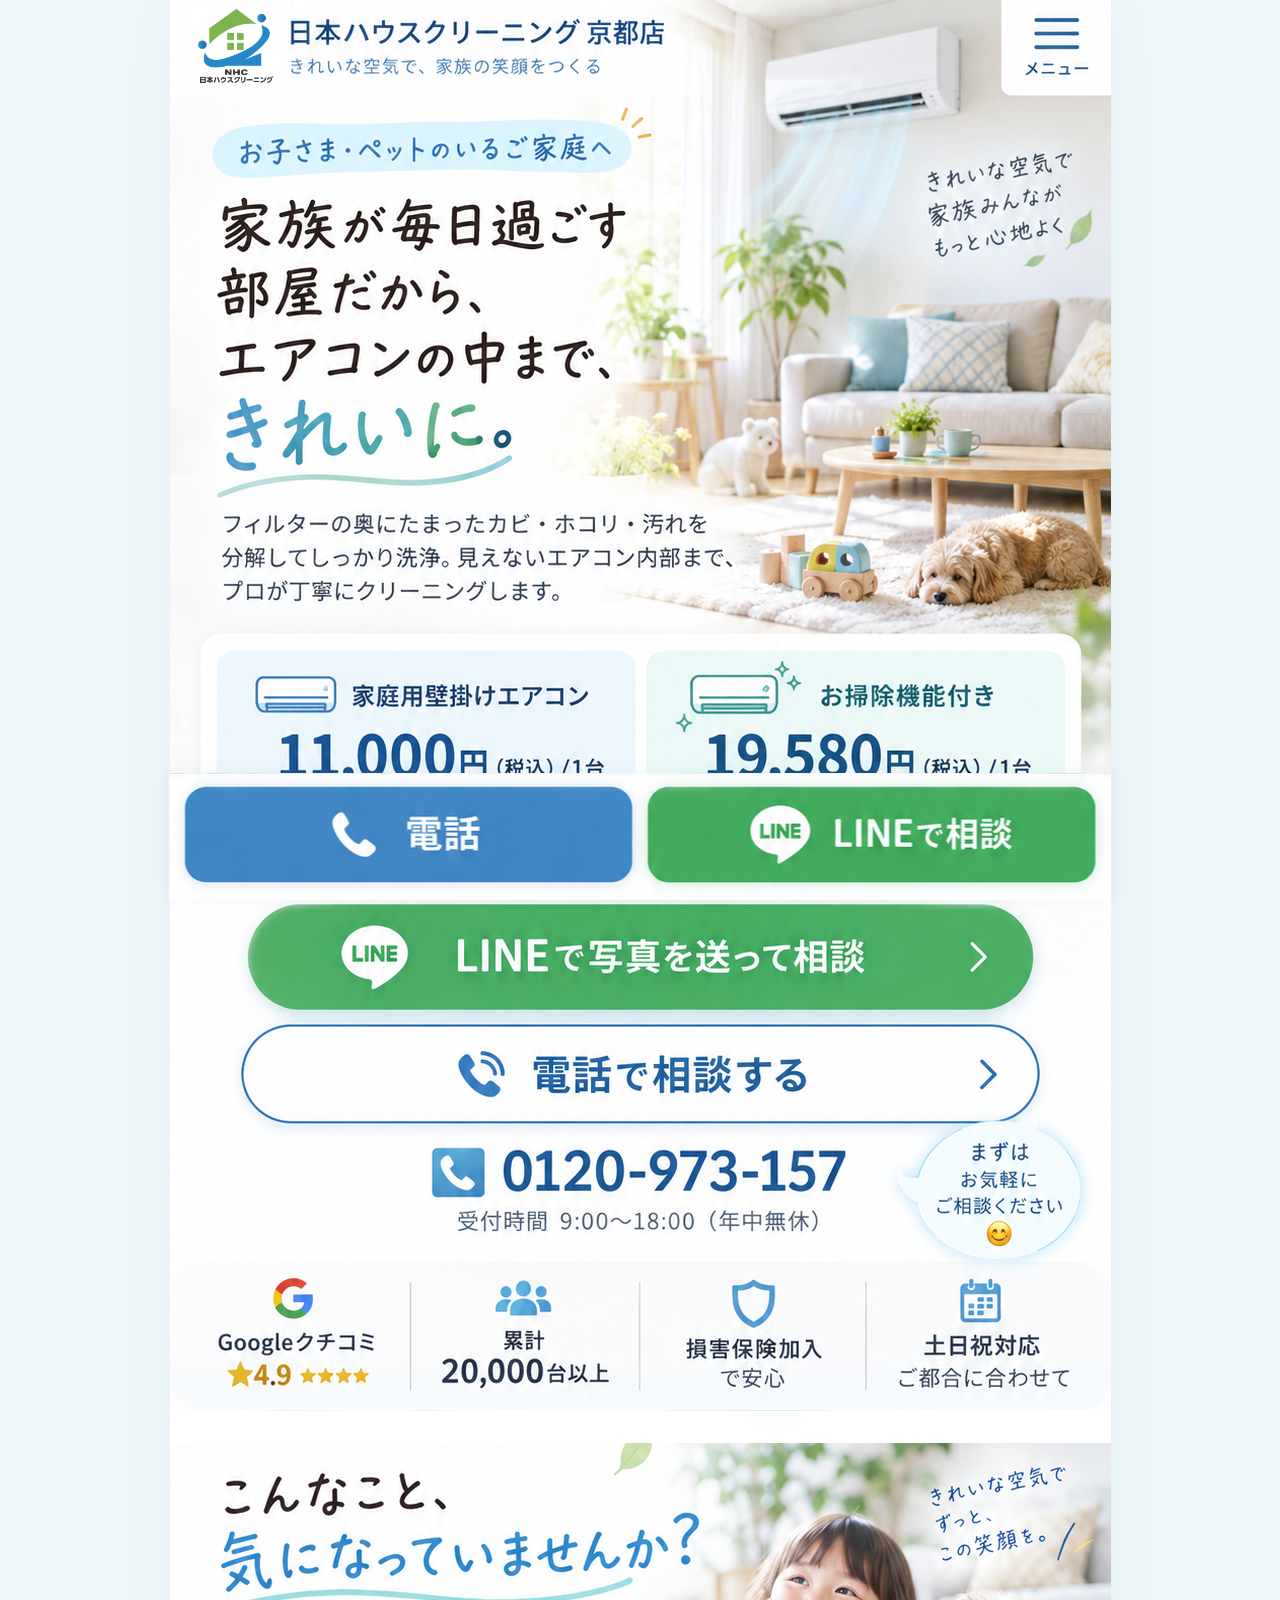
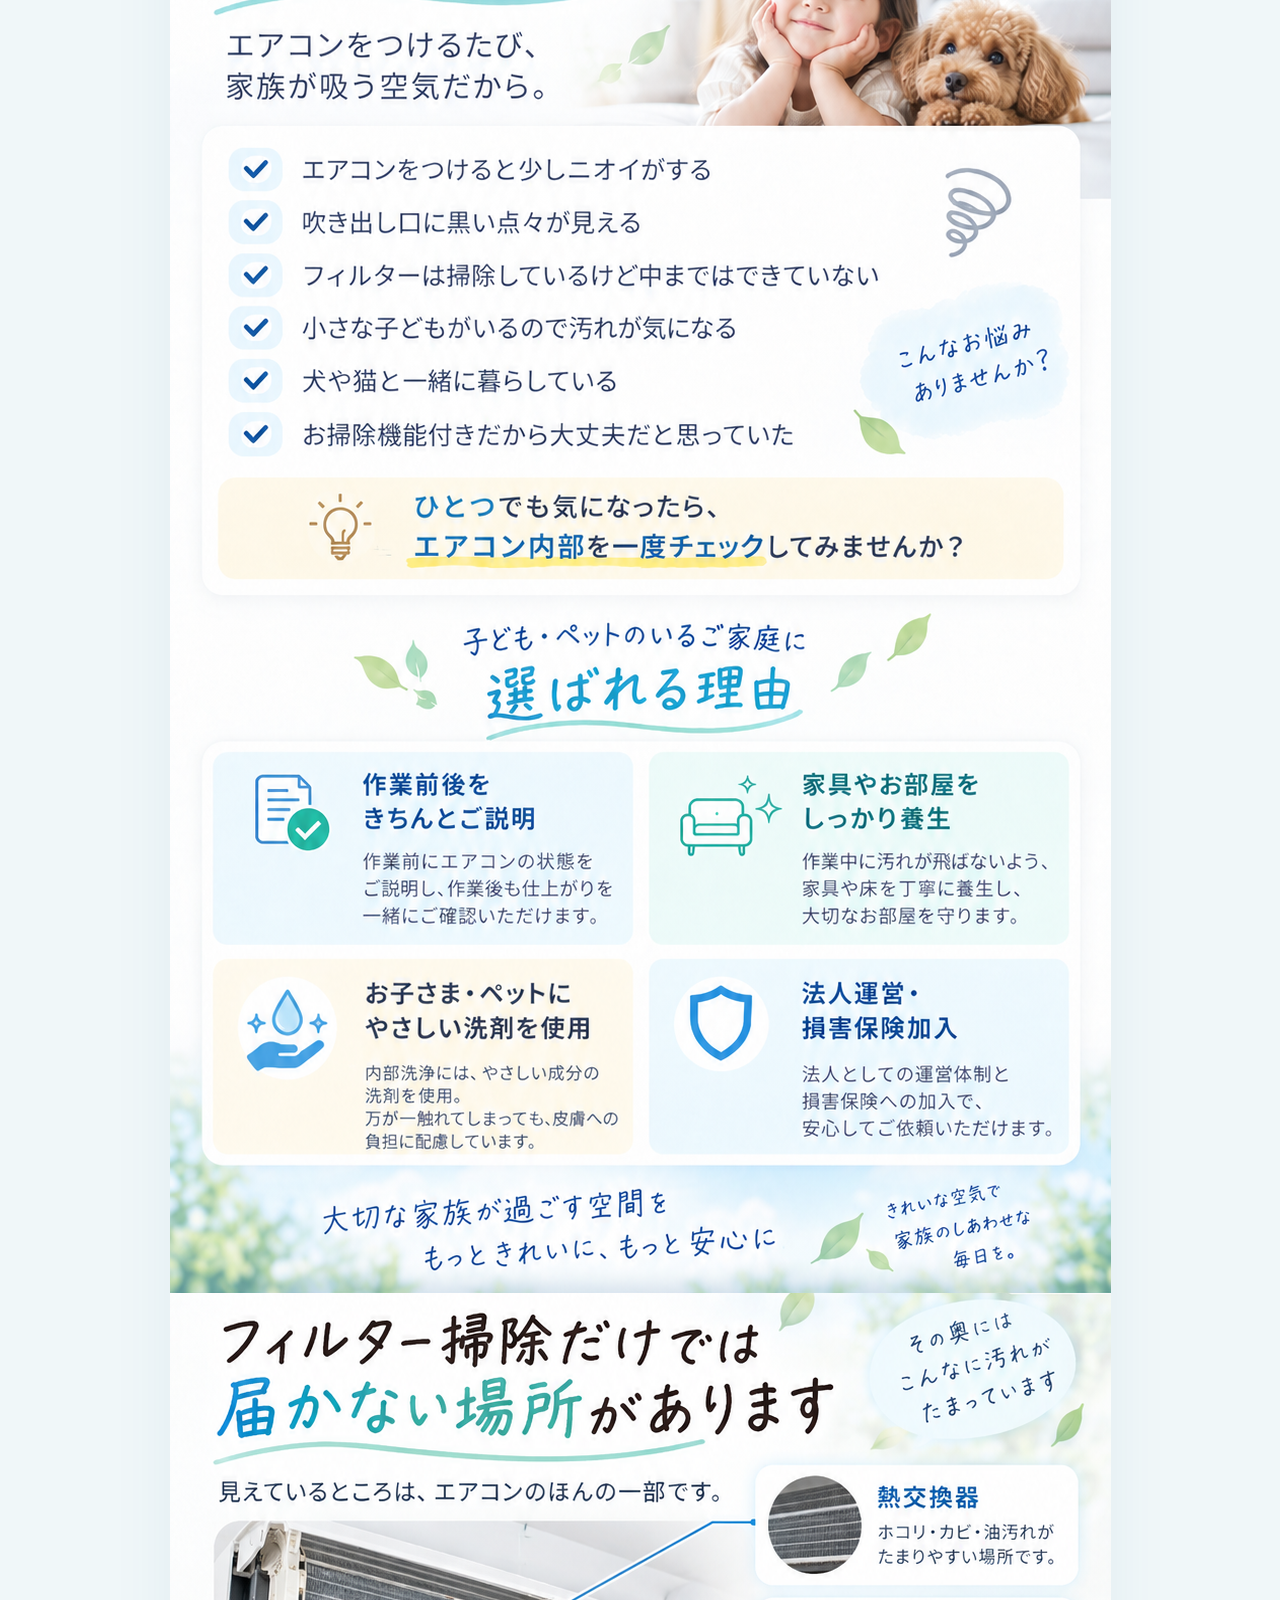
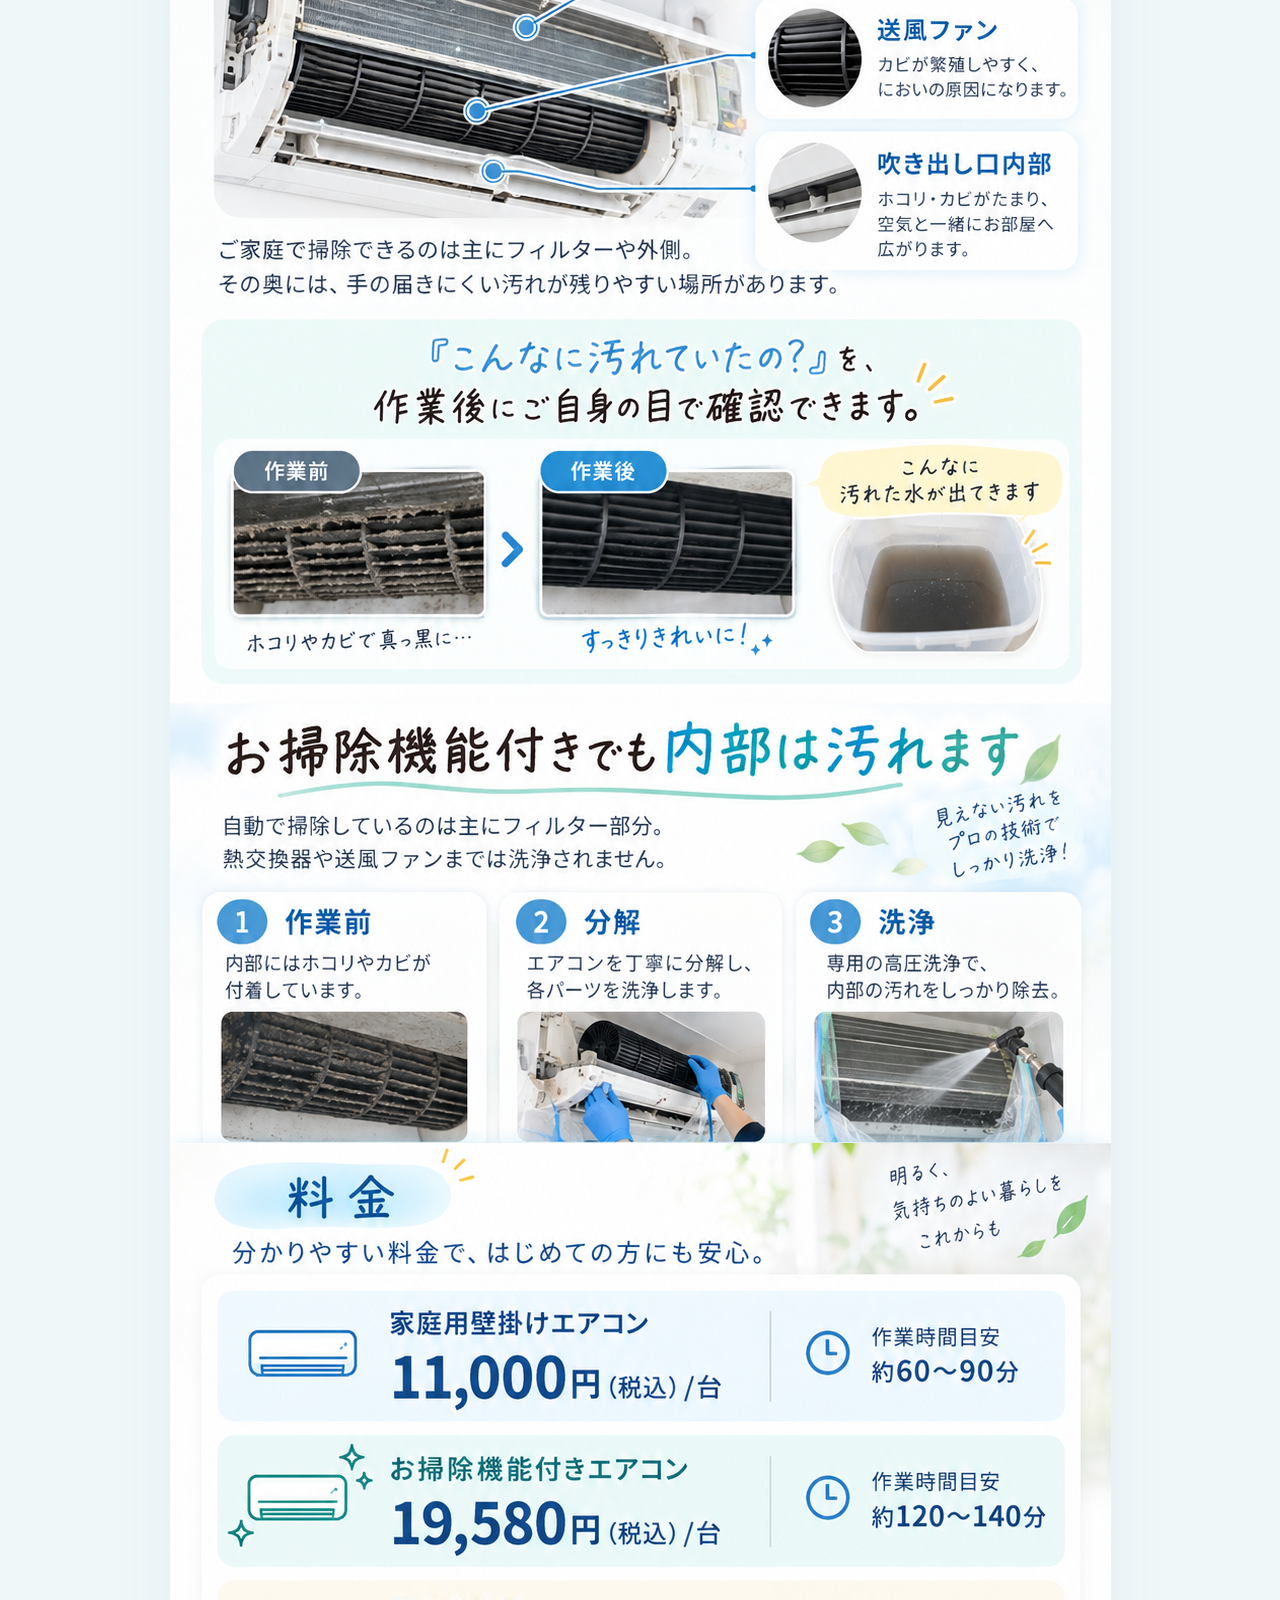
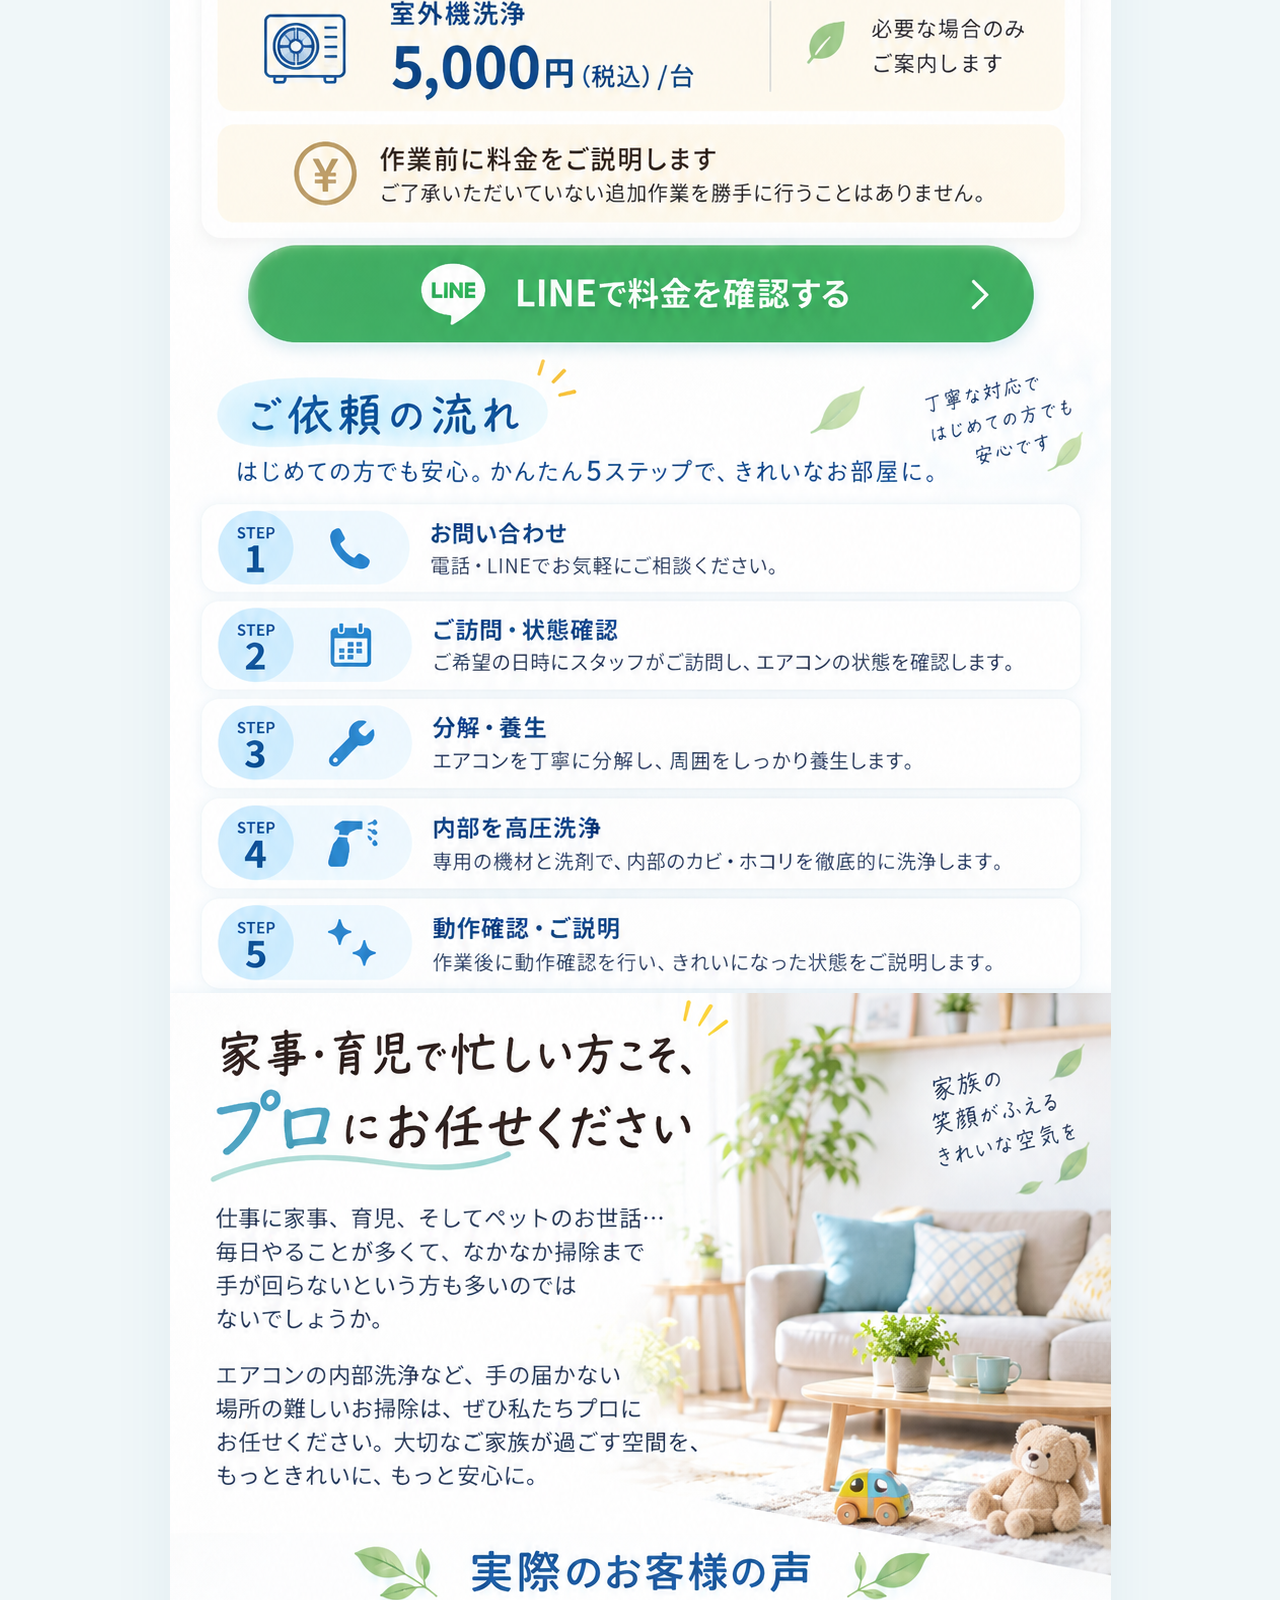
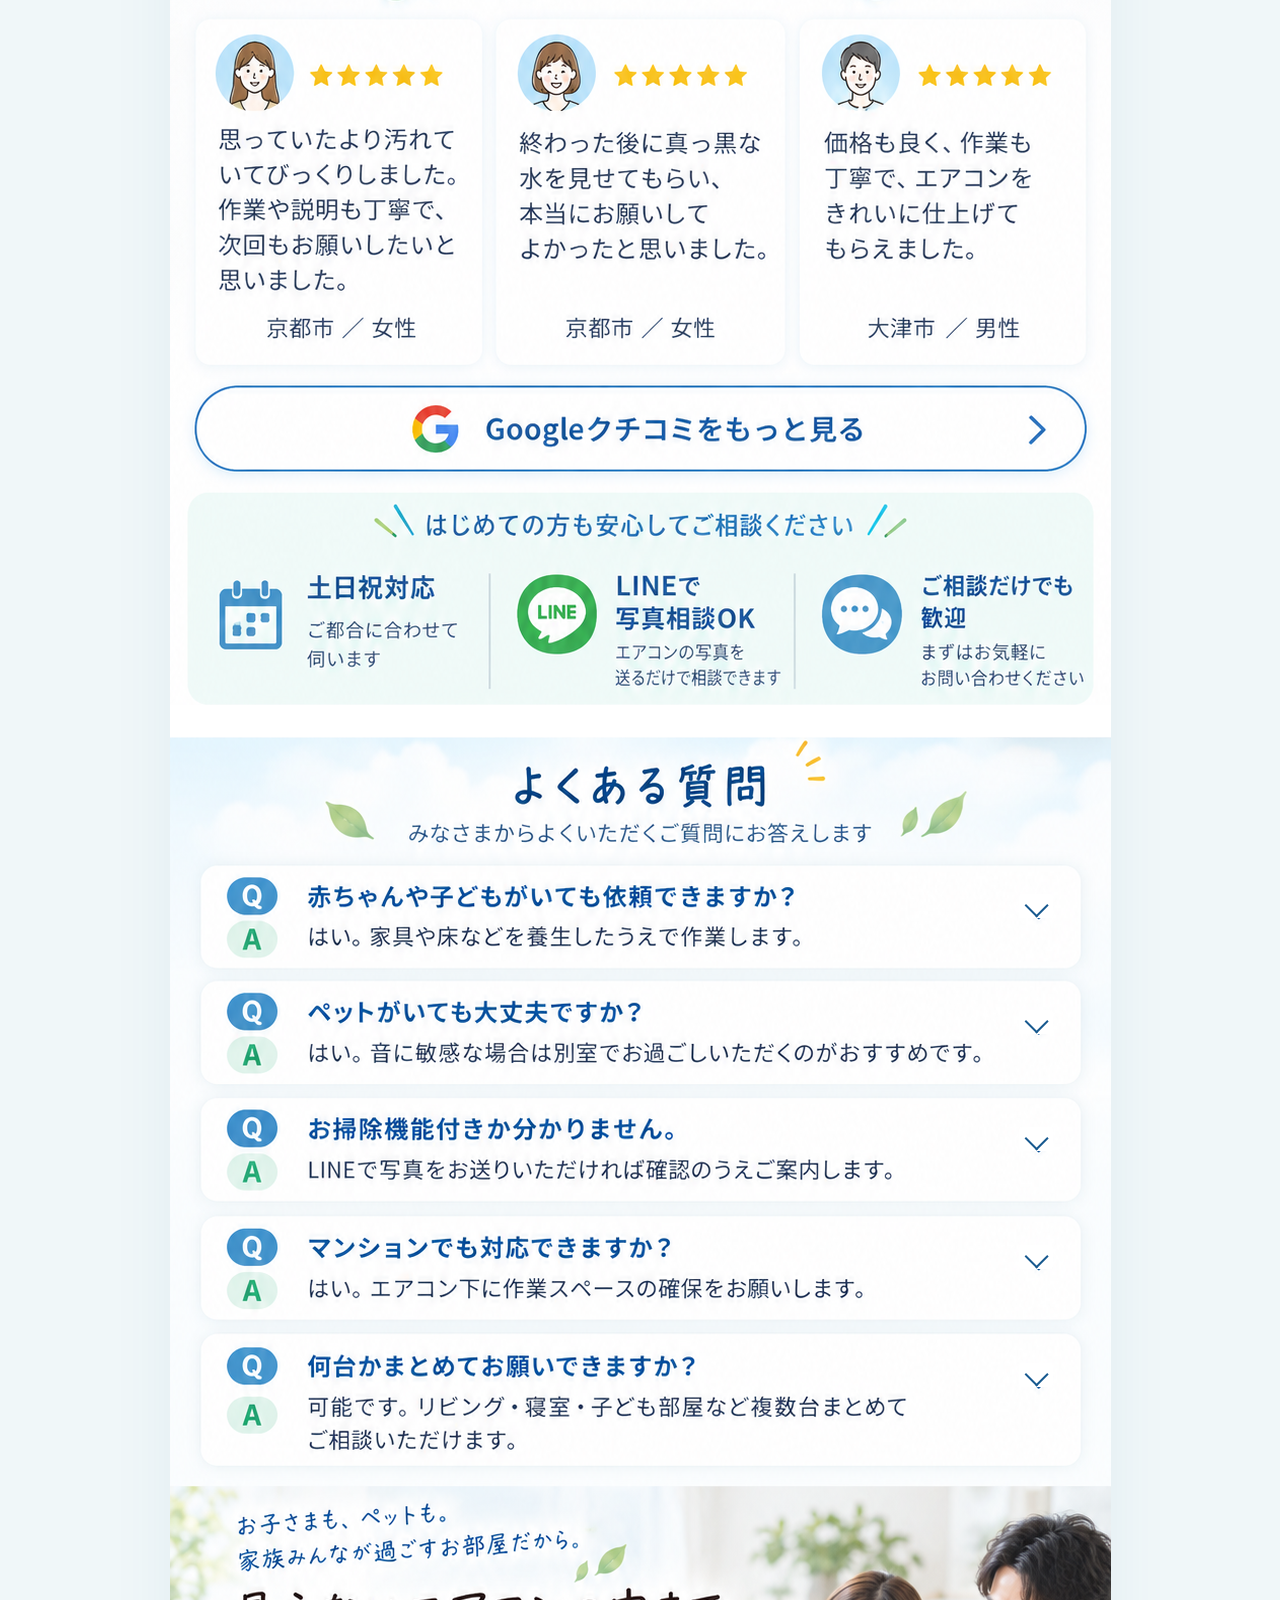
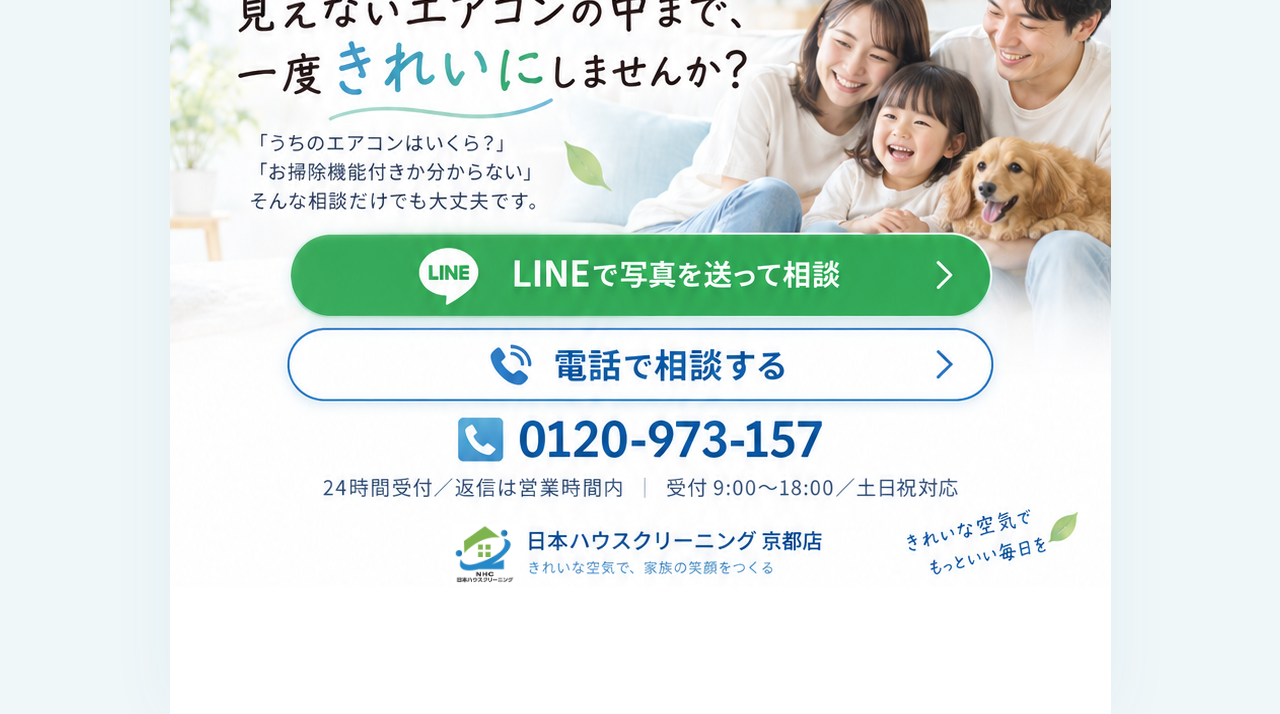
<file: index.html>
<!doctype html>
<html lang="ja"><head><meta charset="utf-8"><meta name="robots" content="noindex,nofollow"><meta name="viewport" content="width=device-width,initial-scale=1"><title>日本ハウスクリーニング 京都店｜エアコンクリーニング</title><meta name="description" content="家族が毎日過ごす部屋だから、エアコンの中まできれいに。家庭用壁掛けエアコン11,000円（税込）／お掃除機能付き19,580円（税込）。電話0120-973-157。"><link rel="stylesheet" href="style.css"><link rel="icon" href="data:image/svg+xml,%3Csvg xmlns='http://www.w3.org/2000/svg' viewBox='0 0 40 40'%3E%3Cpath d='M4 19L20 5l16 14M9 16v20h22V16' fill='none' stroke='%233e99ca' stroke-width='3'/%3E%3Cpath d='M20 33Q17 17 35 17Q35 33 20 33' fill='%235bb596'/%3E%3C/svg%3E"></head>
<body>
<a class="skip-link" href="#top">本文へ移動</a>
<div class="lp">
<header class="header">
<div class="image-crop header-art"><img src="assets/mock-1.png" width="941" height="1672" alt="日本ハウスクリーニング 京都店。きれいな空気で、家族の笑顔をつくる。" fetchpriority="high"></div>
<div class="brand-logo-replacement"><img src="assets/nhc-logo.png" width="546" height="528" alt="NHC 日本ハウスクリーニング"></div><a class="hotspot home-link" href="#top" aria-label="ページの先頭へ"></a>
<button class="hotspot menu-toggle" aria-label="メニューを開く" aria-expanded="false" aria-controls="navigation"></button>
<nav id="navigation" hidden><a href="#top">トップ</a><a href="#reasons">お悩み・選ばれる理由</a><a href="#cleaning">クリーニングについて</a><a href="#price">料金・ご依頼の流れ</a><a href="#reviews">お客様の声</a><a href="#faq">よくある質問・お問い合わせ</a></nav>
</header>
<main>
<section id="top" class="panel" aria-labelledby="title-1">
<h1 id="title-1" class="sr-only">家族が毎日過ごす部屋だから、エアコンの中まで、きれいに。</h1>
<img class="panel-art" src="assets/mock-1.png" width="941" height="1672" alt="お子さま・ペットのいるご家庭へ。フィルターの奥にたまったカビ・ホコリ・汚れを分解してしっかり洗浄。見えないエアコン内部まで、プロが丁寧にクリーニングします。家庭用壁掛けエアコン11,000円（税込）／1台、お掃除機能付き19,580円（税込）／1台。作業前に料金をご説明、ご了解のない追加料金はありません。Googleクチコミ4.9、累計20,000台以上、損害保険加入、土日祝対応。" fetchpriority="high">
<button class="hotspot hero-line" data-line aria-label="LINEで写真を送って相談（リンク未設定）"></button>
<a class="hotspot hero-phone" href="tel:0120973157" aria-label="電話で相談する：0120-973-157、受付9時から18時、年中無休"></a>
<a class="hotspot hero-phone-number" href="tel:0120973157" aria-label="0120-973-157に電話する"></a>
</section>
<section id="reasons" class="panel" aria-labelledby="title-2"><h2 id="title-2" class="sr-only">こんなこと、気になっていませんか？ 子ども・ペットのいるご家庭に選ばれる理由</h2><img class="panel-art" src="assets/mock-2.png" width="941" height="1672" alt="エアコンをつけると少しニオイがする。吹き出し口に黒い点々が見える。フィルターは掃除しているけど中まではできていない。小さな子どもがいるので汚れが気になる。犬や猫と一緒に暮らしている。お掃除機能付きだから大丈夫だと思っていた。ひとつでも気になったらエアコン内部を一度チェックしてみませんか？ 選ばれる理由：作業前後をきちんとご説明。家具やお部屋をしっかり養生。お子さま・ペットにやさしい洗剤を使用。法人運営・損害保険加入。" loading="lazy"></section>
<section id="cleaning" class="panel" aria-labelledby="title-3"><h2 id="title-3" class="sr-only">フィルター掃除だけでは届かない場所があります</h2><img class="panel-art" src="assets/mock-3.png" width="941" height="1672" alt="見えているところは、エアコンのほんの一部です。熱交換器にはホコリ・カビ・油汚れがたまりやすく、送風ファンではカビが繁殖しやすくにおいの原因になります。吹き出し口内部にたまったホコリ・カビは、空気と一緒にお部屋へ広がります。作業前と作業後の写真、汚れた洗浄水を確認できます。お掃除機能付きでも内部は汚れます。作業前の確認、分解、専用の高圧洗浄で内部の汚れをしっかり除去します。" loading="lazy"></section>
<section id="price" class="panel" aria-labelledby="title-4"><h2 id="title-4" class="sr-only">料金・ご依頼の流れ</h2><img class="panel-art" src="assets/mock-4.png" width="941" height="1672" alt="家庭用壁掛けエアコン11,000円（税込）／台、作業時間目安約60〜90分。お掃除機能付きエアコン19,580円（税込）／台、約120〜140分。室外機洗浄5,000円（税込）／台、必要な場合のみご案内します。作業前に料金をご説明し、ご了承いただいていない追加作業を勝手に行うことはありません。ご依頼の流れ：1 お問い合わせ、2 ご訪問・状態確認、3 分解・養生、4 内部を高圧洗浄、5 動作確認・ご説明。" loading="lazy"><button class="hotspot price-line" data-line aria-label="LINEで料金を確認する（リンク未設定）"></button></section>
<section id="reviews" class="panel" aria-labelledby="title-5"><h2 id="title-5" class="sr-only">家事・育児で忙しい方こそ、プロにお任せください。実際のお客様の声</h2><img class="panel-art" src="assets/mock-5.png" width="941" height="1672" alt="仕事に家事、育児、そしてペットのお世話。エアコンの内部洗浄など手の届かない場所のお掃除は私たちプロにお任せください。お客様の声：思っていたより汚れていてびっくりしました。作業や説明も丁寧で、次回もお願いしたいと思いました。京都市・女性。終わった後に真っ黒な水を見せてもらい、本当にお願いしてよかったと思いました。京都市・女性。価格も良く、作業も丁寧で、エアコンをきれいに仕上げてもらえました。大津市・男性。土日祝対応、LINEで写真相談OK、ご相談だけでも歓迎。" loading="lazy"><a class="hotspot review-link" href="https://www.google.com/maps/search/?api=1&amp;query=日本ハウスクリーニング+京都店" target="_blank" rel="noopener" aria-label="Googleマップで日本ハウスクリーニング京都店を確認"></a></section>
<section id="faq" class="panel interactive-faq" data-art="assets/mock-6.png" aria-labelledby="title-6"><h2 id="title-6" class="sr-only">よくある質問・お問い合わせ</h2><div class="mock-strip" style="aspect-ratio:941/128"><img src="assets/mock-6.png" width="941" height="1672" style="top:-74.218750000%" alt="" aria-hidden="true"></div><details class="faq-item" open><summary aria-label="赤ちゃんや子どもがいても依頼できますか？"><div class="mock-strip" style="aspect-ratio:941/54"><img src="assets/mock-6.png" width="941" height="1672" style="top:-412.962962963%" alt="" aria-hidden="true"></div><span class="faq-chevron" aria-hidden="true"></span></summary><div class="faq-answer"><p class="sr-only">はい。家具や床などを養生したうえで作業します。</p><div class="mock-strip" style="aspect-ratio:941/50"><img src="assets/mock-6.png" width="941" height="1672" style="top:-554.000000000%" alt="" aria-hidden="true"></div></div></details><div class="mock-strip" style="aspect-ratio:941/12"><img src="assets/mock-6.png" width="941" height="1672" style="top:-2725.000000000%" alt="" aria-hidden="true"></div><details class="faq-item" open><summary aria-label="ペットがいても大丈夫ですか？"><div class="mock-strip" style="aspect-ratio:941/54"><img src="assets/mock-6.png" width="941" height="1672" style="top:-627.777777778%" alt="" aria-hidden="true"></div><span class="faq-chevron" aria-hidden="true"></span></summary><div class="faq-answer"><p class="sr-only">はい。音に敏感な場合は別室でお過ごしいただくのがおすすめです。</p><div class="mock-strip" style="aspect-ratio:941/50"><img src="assets/mock-6.png" width="941" height="1672" style="top:-786.000000000%" alt="" aria-hidden="true"></div></div></details><div class="mock-strip" style="aspect-ratio:941/13"><img src="assets/mock-6.png" width="941" height="1672" style="top:-3407.692307692%" alt="" aria-hidden="true"></div><details class="faq-item" open><summary aria-label="お掃除機能付きか分かりません。"><div class="mock-strip" style="aspect-ratio:941/54"><img src="assets/mock-6.png" width="941" height="1672" style="top:-844.444444444%" alt="" aria-hidden="true"></div><span class="faq-chevron" aria-hidden="true"></span></summary><div class="faq-answer"><p class="sr-only">LINEで写真をお送りいただければ確認のうえご案内します。</p><div class="mock-strip" style="aspect-ratio:941/50"><img src="assets/mock-6.png" width="941" height="1672" style="top:-1020.000000000%" alt="" aria-hidden="true"></div></div></details><div class="mock-strip" style="aspect-ratio:941/14"><img src="assets/mock-6.png" width="941" height="1672" style="top:-4000.000000000%" alt="" aria-hidden="true"></div><details class="faq-item" open><summary aria-label="マンションでも対応できますか？"><div class="mock-strip" style="aspect-ratio:941/54"><img src="assets/mock-6.png" width="941" height="1672" style="top:-1062.962962963%" alt="" aria-hidden="true"></div><span class="faq-chevron" aria-hidden="true"></span></summary><div class="faq-answer"><p class="sr-only">はい。エアコン下に作業スペースの確保をお願いします。</p><div class="mock-strip" style="aspect-ratio:941/50"><img src="assets/mock-6.png" width="941" height="1672" style="top:-1256.000000000%" alt="" aria-hidden="true"></div></div></details><div class="mock-strip" style="aspect-ratio:941/14"><img src="assets/mock-6.png" width="941" height="1672" style="top:-4842.857142857%" alt="" aria-hidden="true"></div><details class="faq-item" open><summary aria-label="何台かまとめてお願いできますか？"><div class="mock-strip" style="aspect-ratio:941/54"><img src="assets/mock-6.png" width="941" height="1672" style="top:-1281.481481481%" alt="" aria-hidden="true"></div><span class="faq-chevron" aria-hidden="true"></span></summary><div class="faq-answer"><p class="sr-only">可能です。リビング・寝室・子ども部屋など複数台まとめてご相談いただけます。</p><div class="mock-strip" style="aspect-ratio:941/78"><img src="assets/mock-6.png" width="941" height="1672" style="top:-956.410256410%" alt="" aria-hidden="true"></div></div></details><div class="mock-strip" style="aspect-ratio:941/20"><img src="assets/mock-6.png" width="941" height="1672" style="top:-4120.000000000%" alt="" aria-hidden="true"></div><div class="closing-panel"><div class="closing-logo-replacement"><img src="assets/nhc-logo.png" width="546" height="528" alt="NHC 日本ハウスクリーニング" loading="lazy"></div><div class="mock-strip" style="aspect-ratio:941/701"><img src="assets/mock-6.png" width="941" height="1672" style="top:-120.399429387%" alt="" aria-hidden="true"></div><button class="hotspot closing-line" data-line aria-label="LINEで写真を送って相談（リンク未設定）"></button><a class="hotspot closing-phone" href="tel:0120973157" aria-label="電話で相談する：0120-973-157"></a><a class="hotspot closing-number" href="tel:0120973157" aria-label="0120-973-157に電話する、受付9時から18時、土日祝対応"></a></div></section>
</main>
<footer class="fixed-contact" aria-label="お問い合わせ"><div class="image-crop footer-art"><img src="assets/mock-1.png" width="941" height="1672" alt="電話・LINEで相談"></div><a class="hotspot fixed-phone" href="tel:0120973157" aria-label="電話で相談：0120-973-157"></a><button class="hotspot fixed-line" data-line aria-label="LINEで相談（リンク未設定）"></button></footer>
</div><script src="script.js"></script></body></html>
</file>
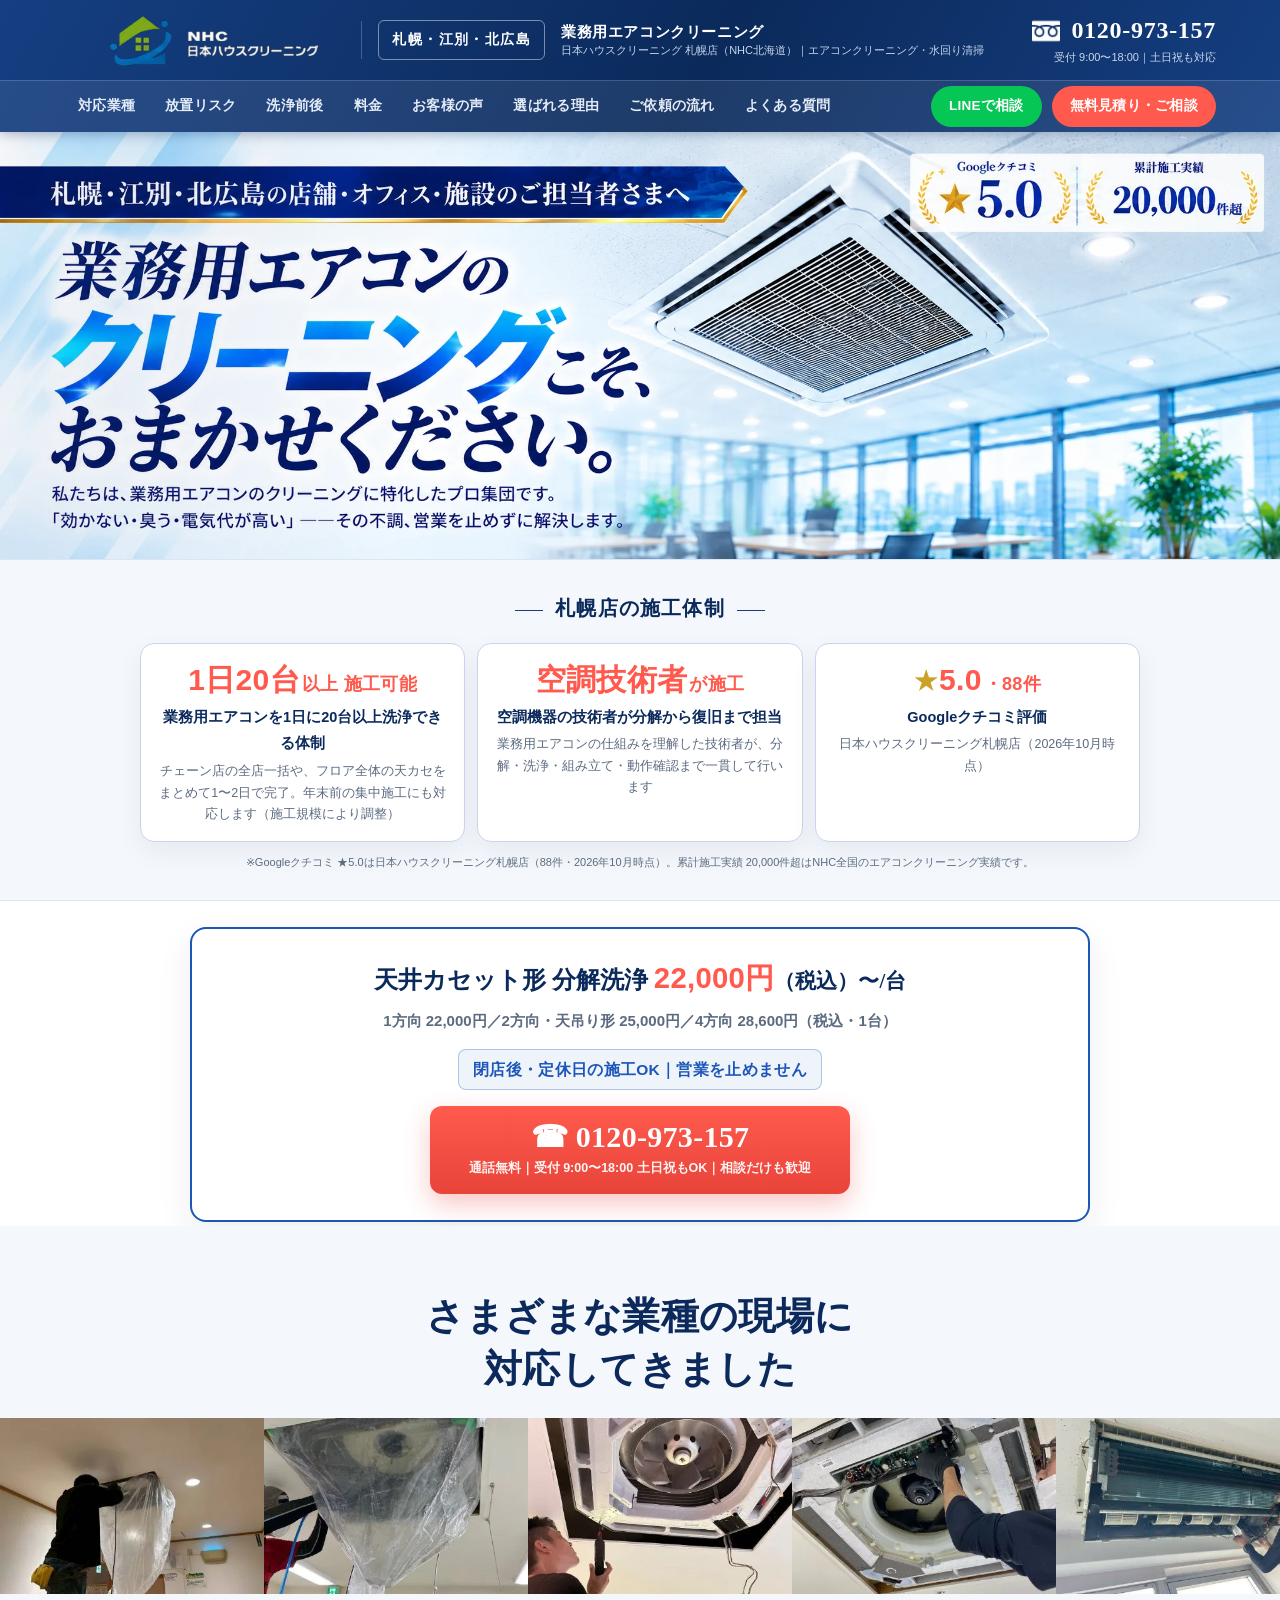
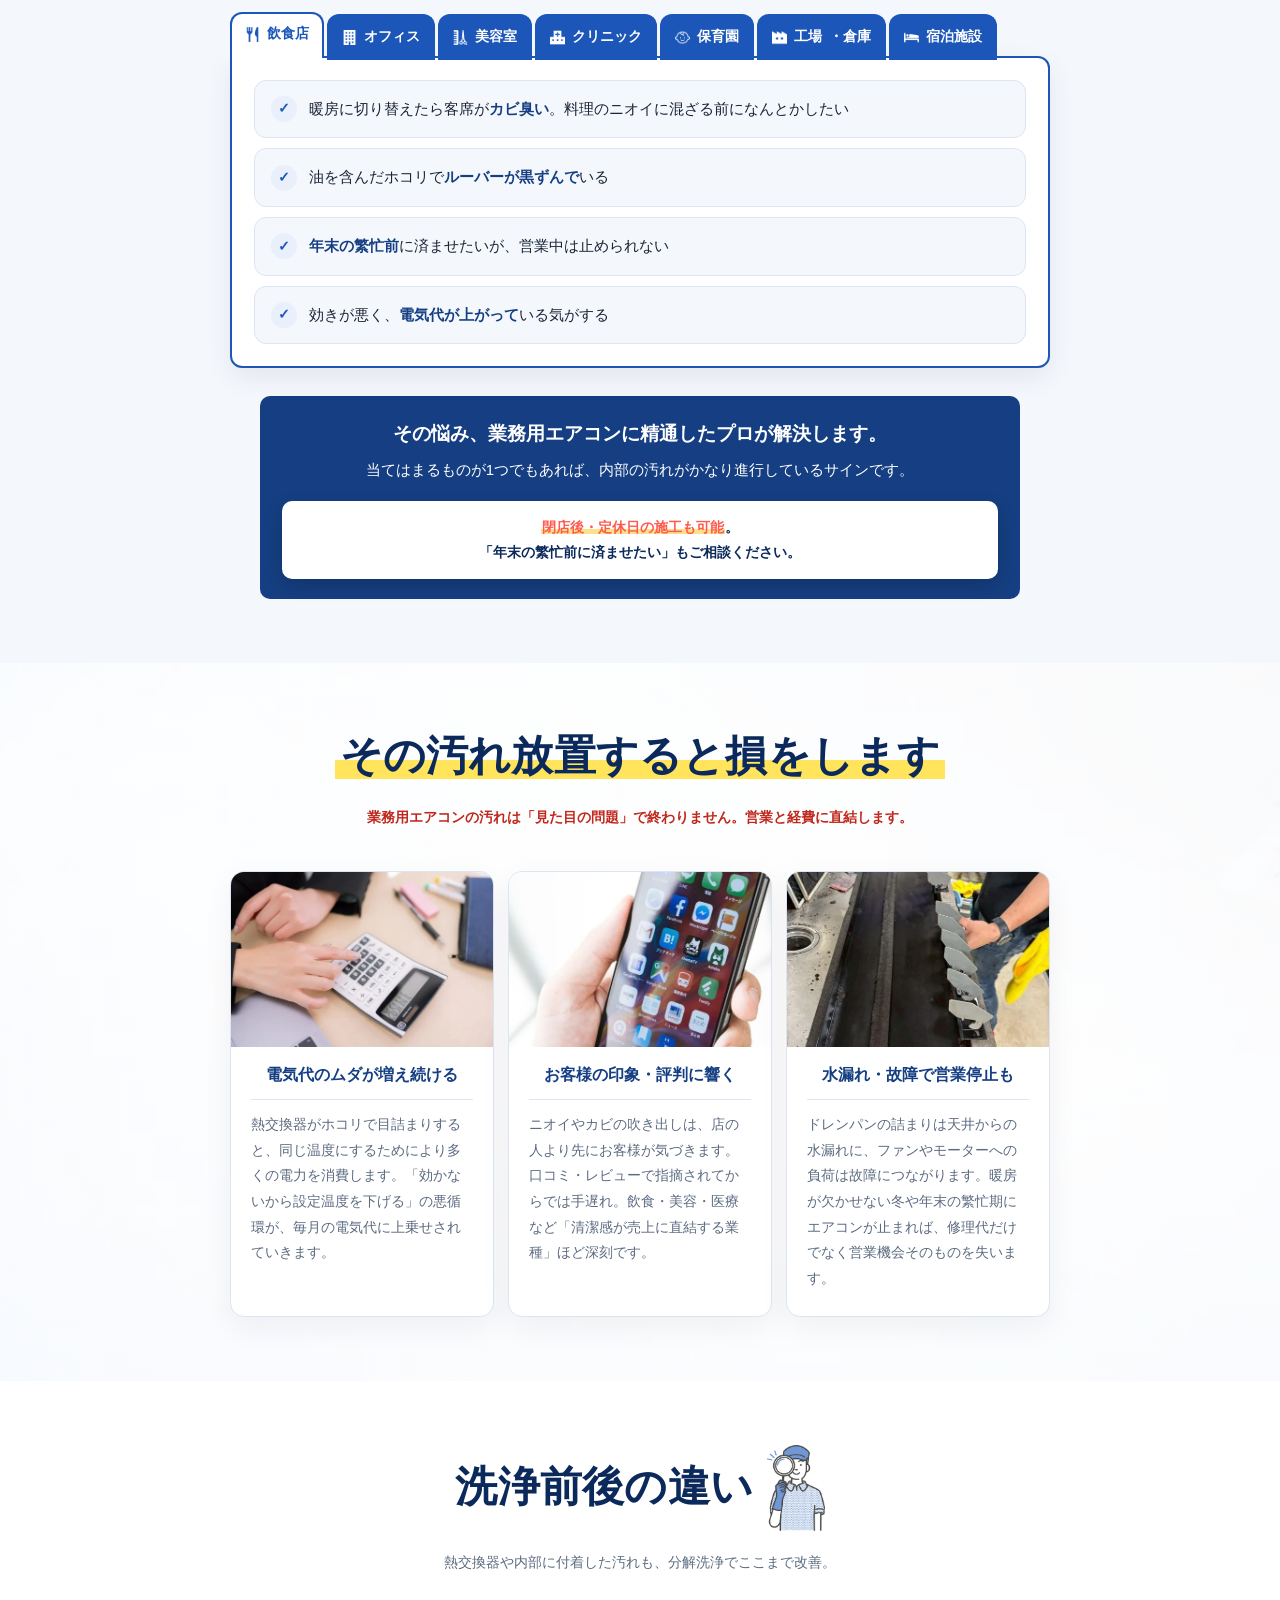
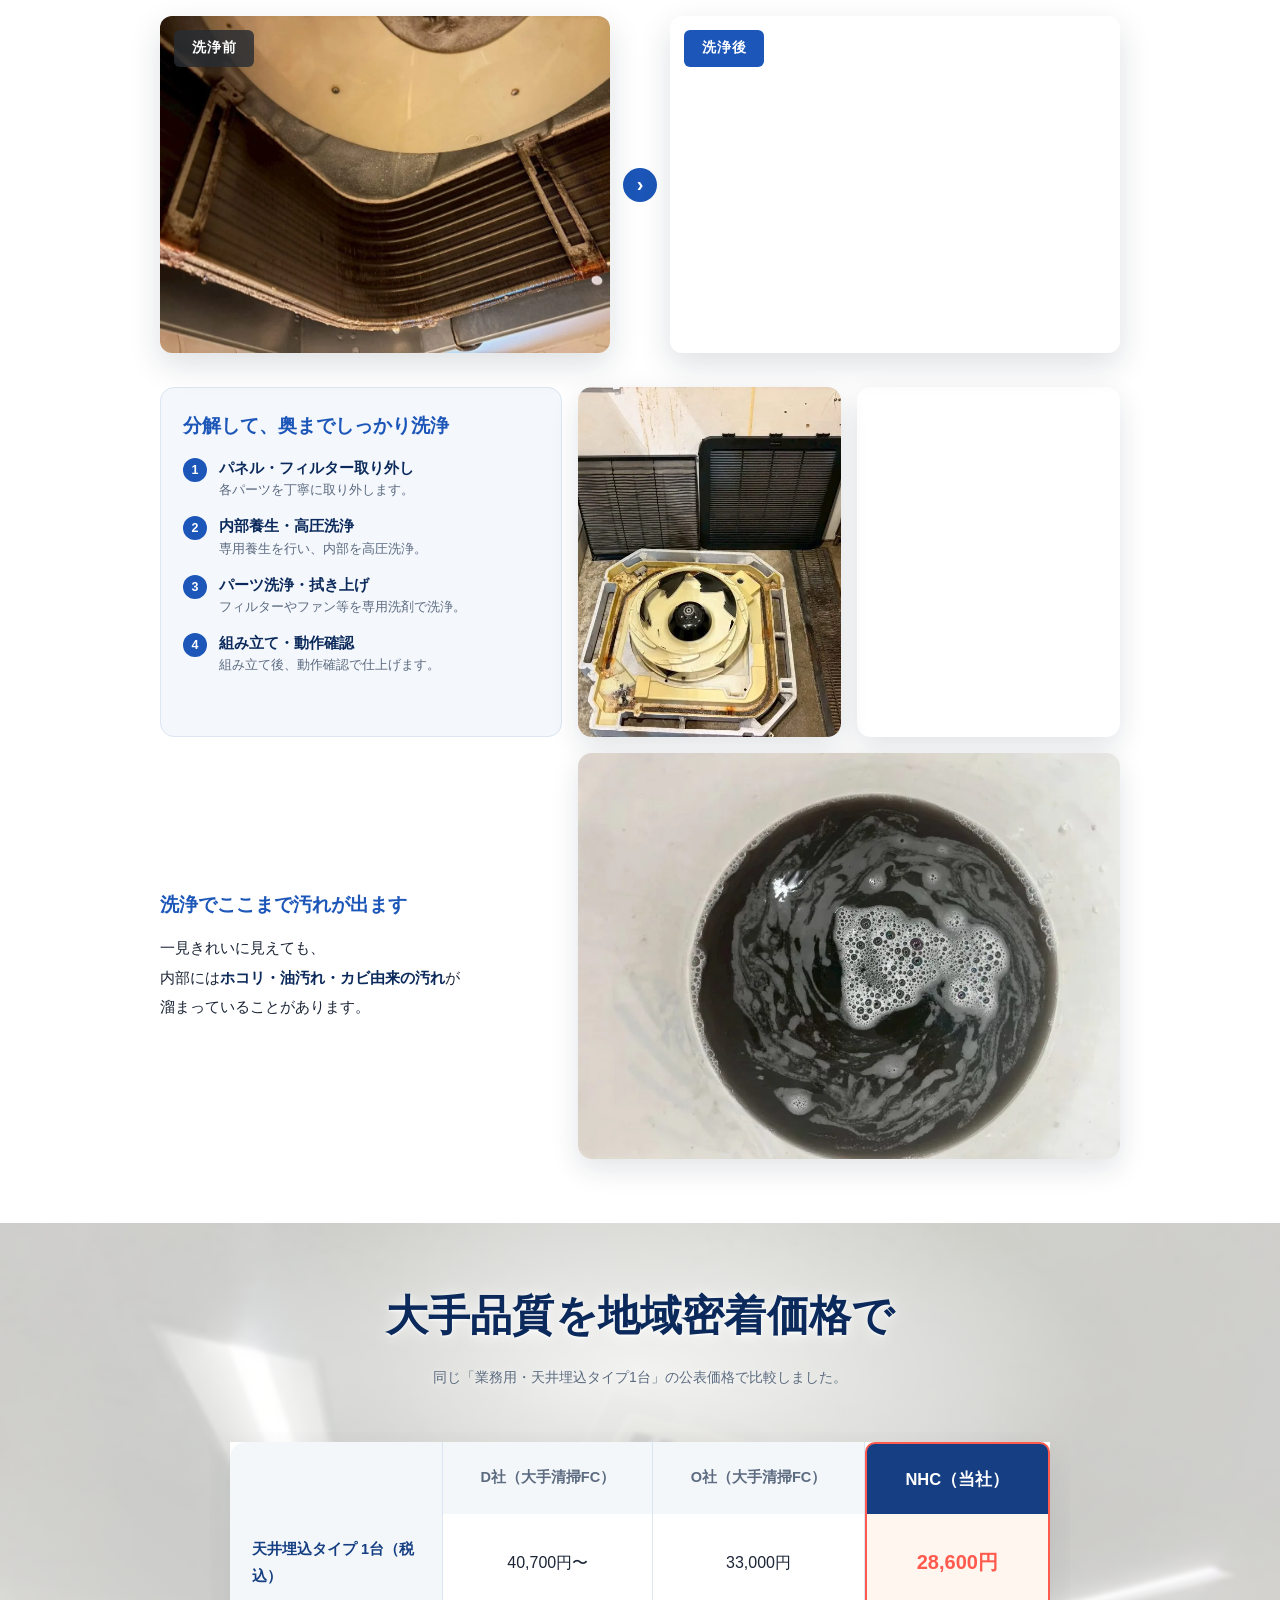
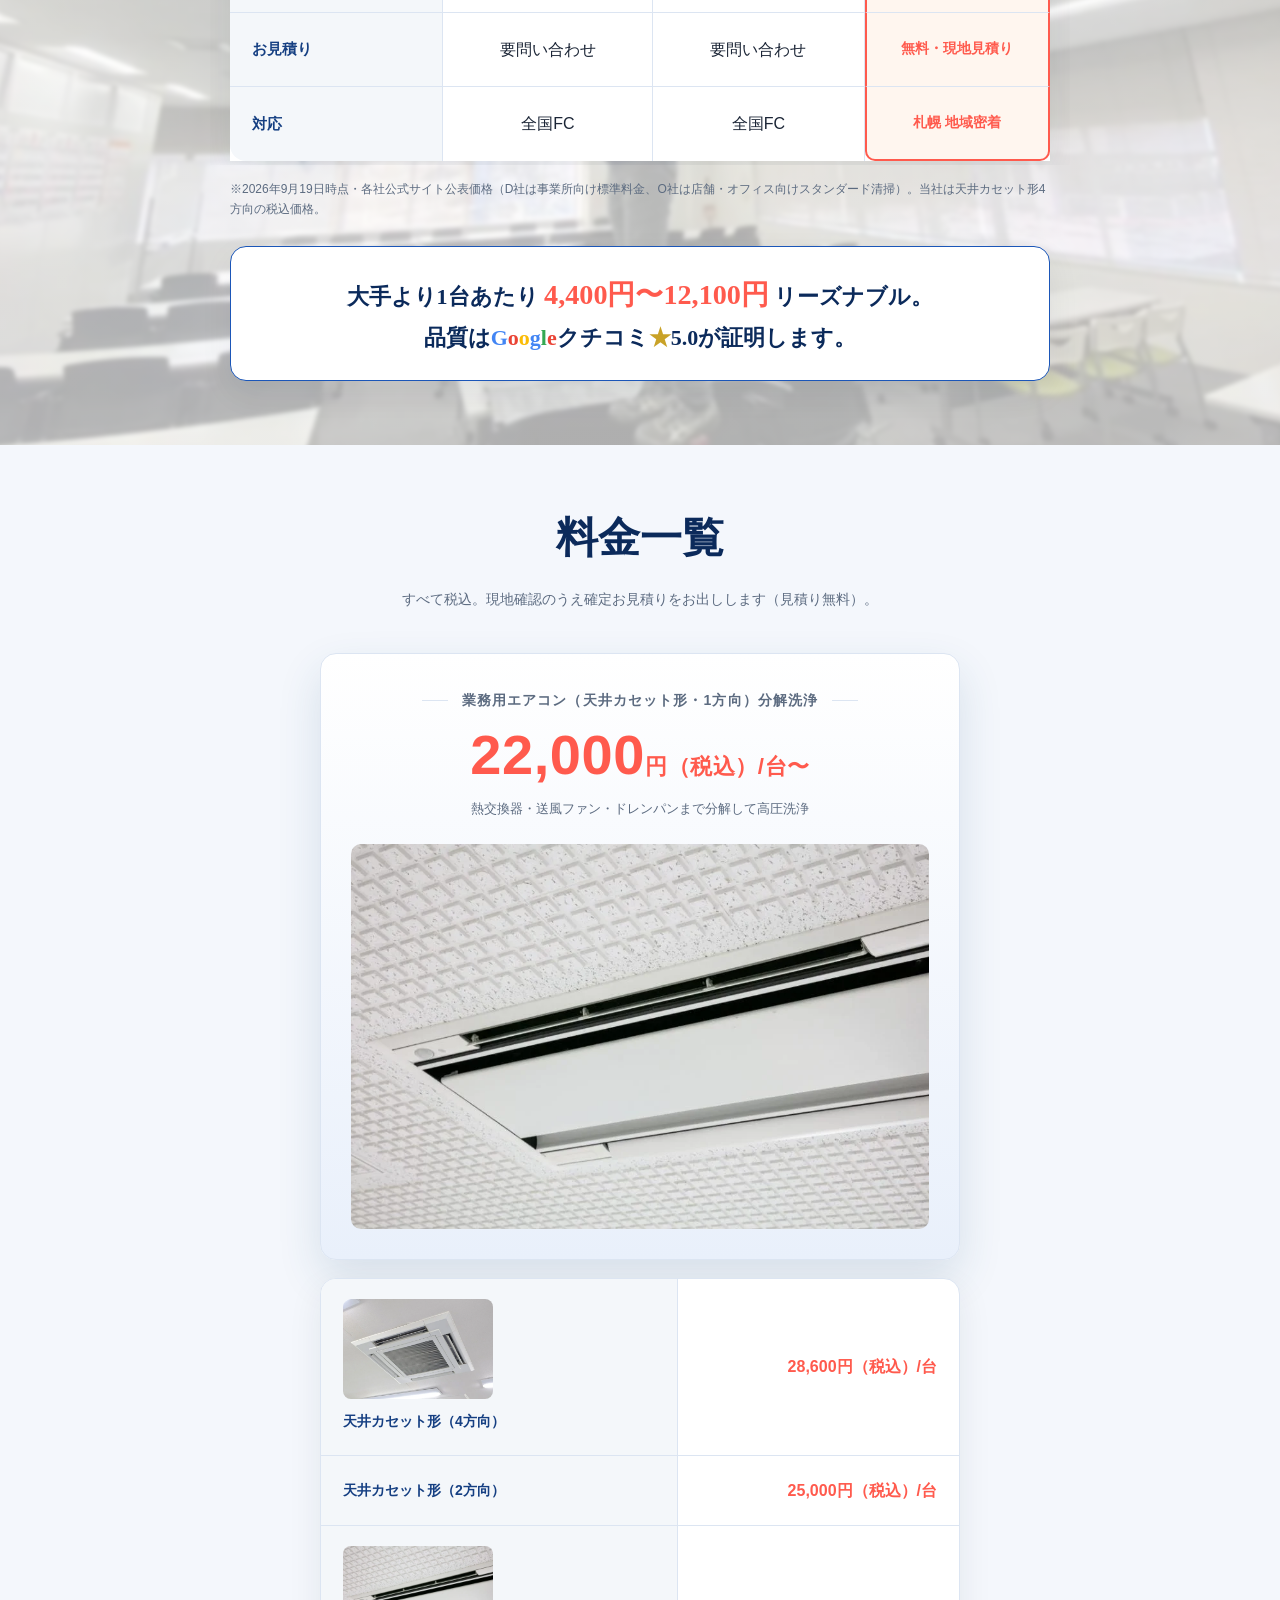
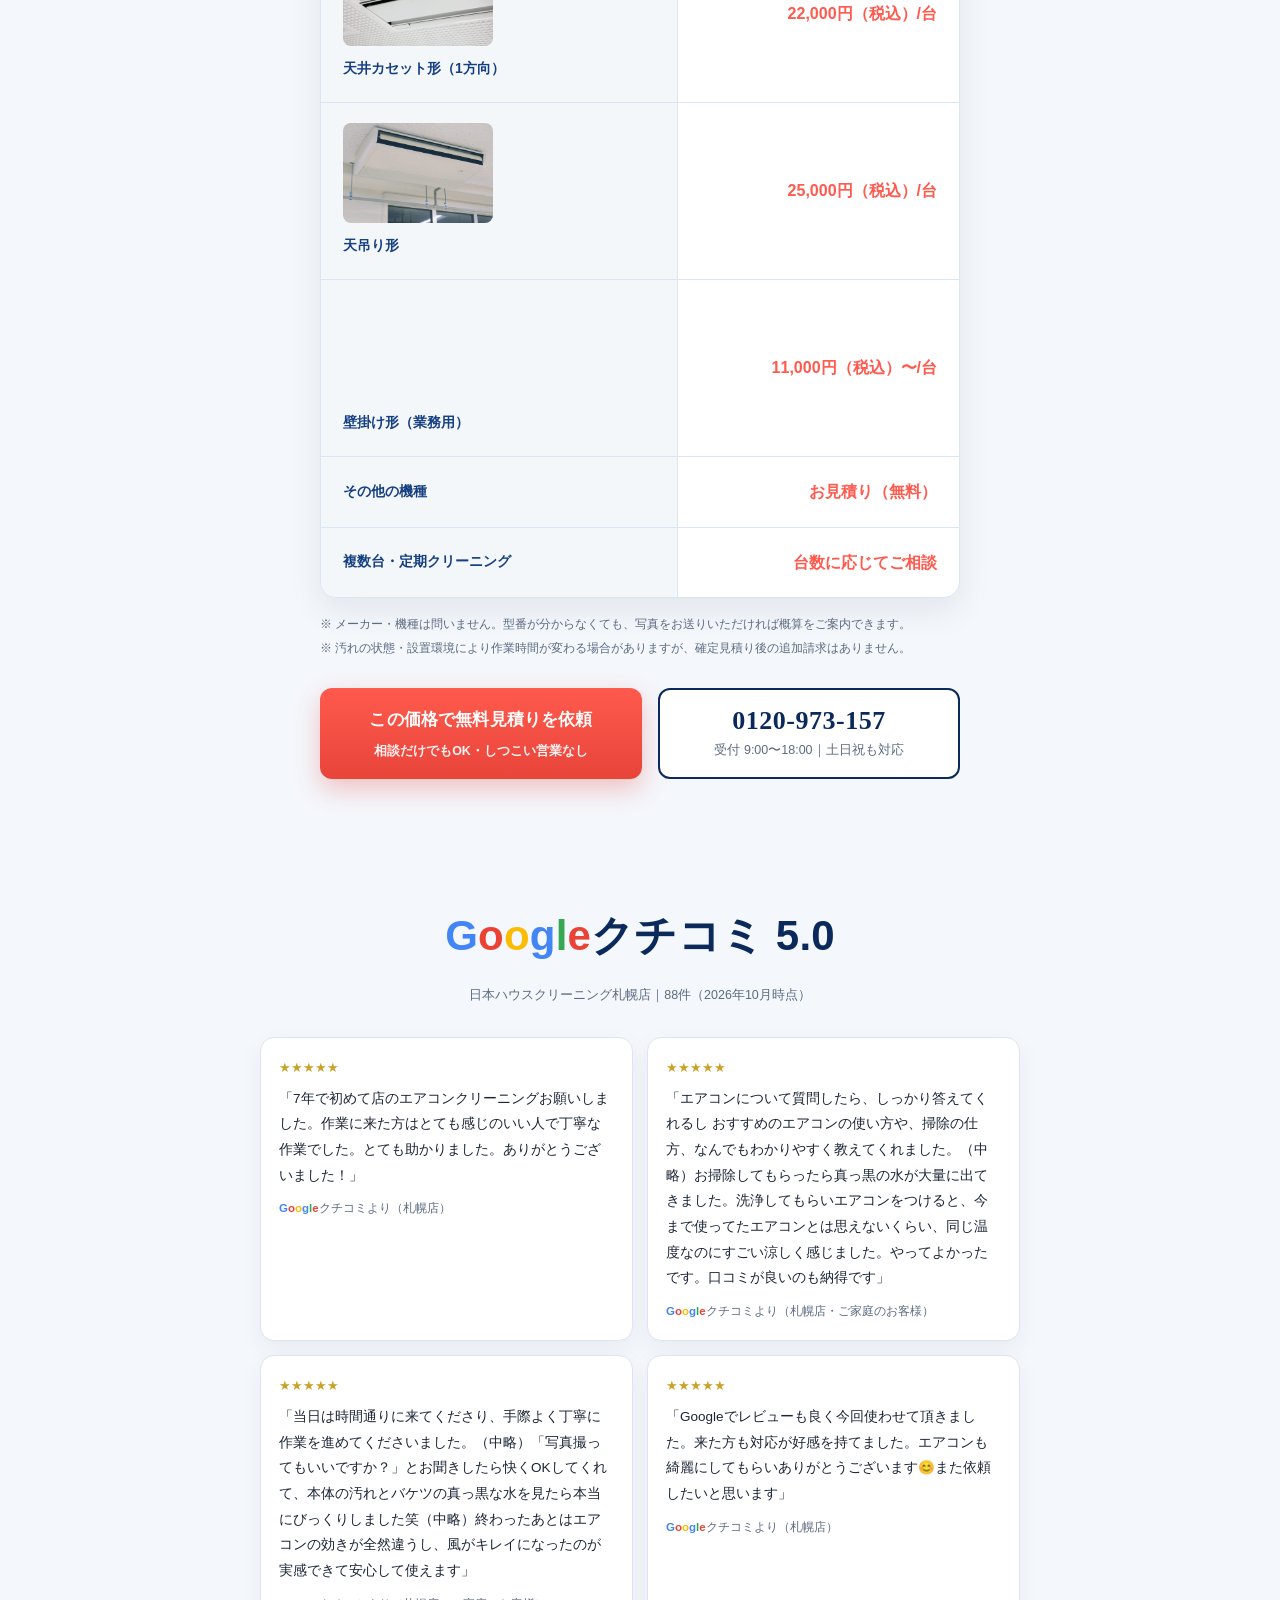
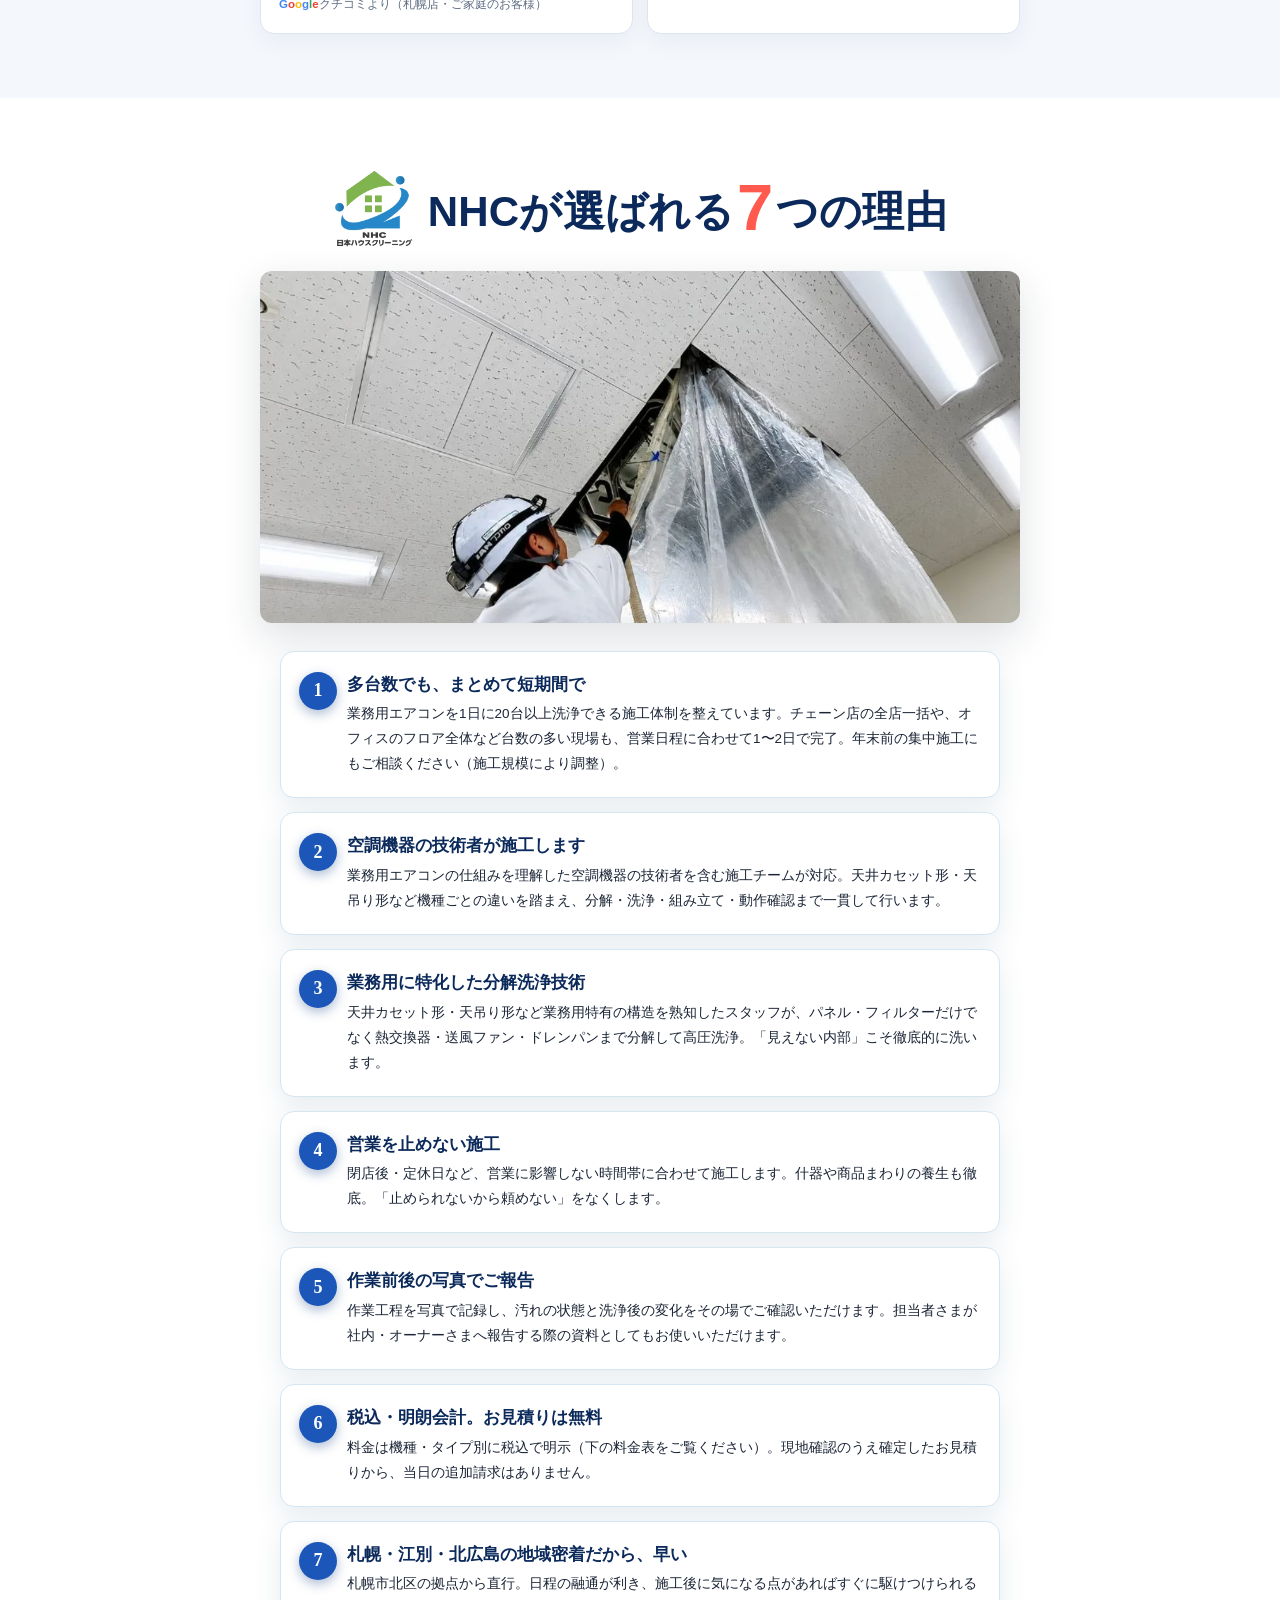
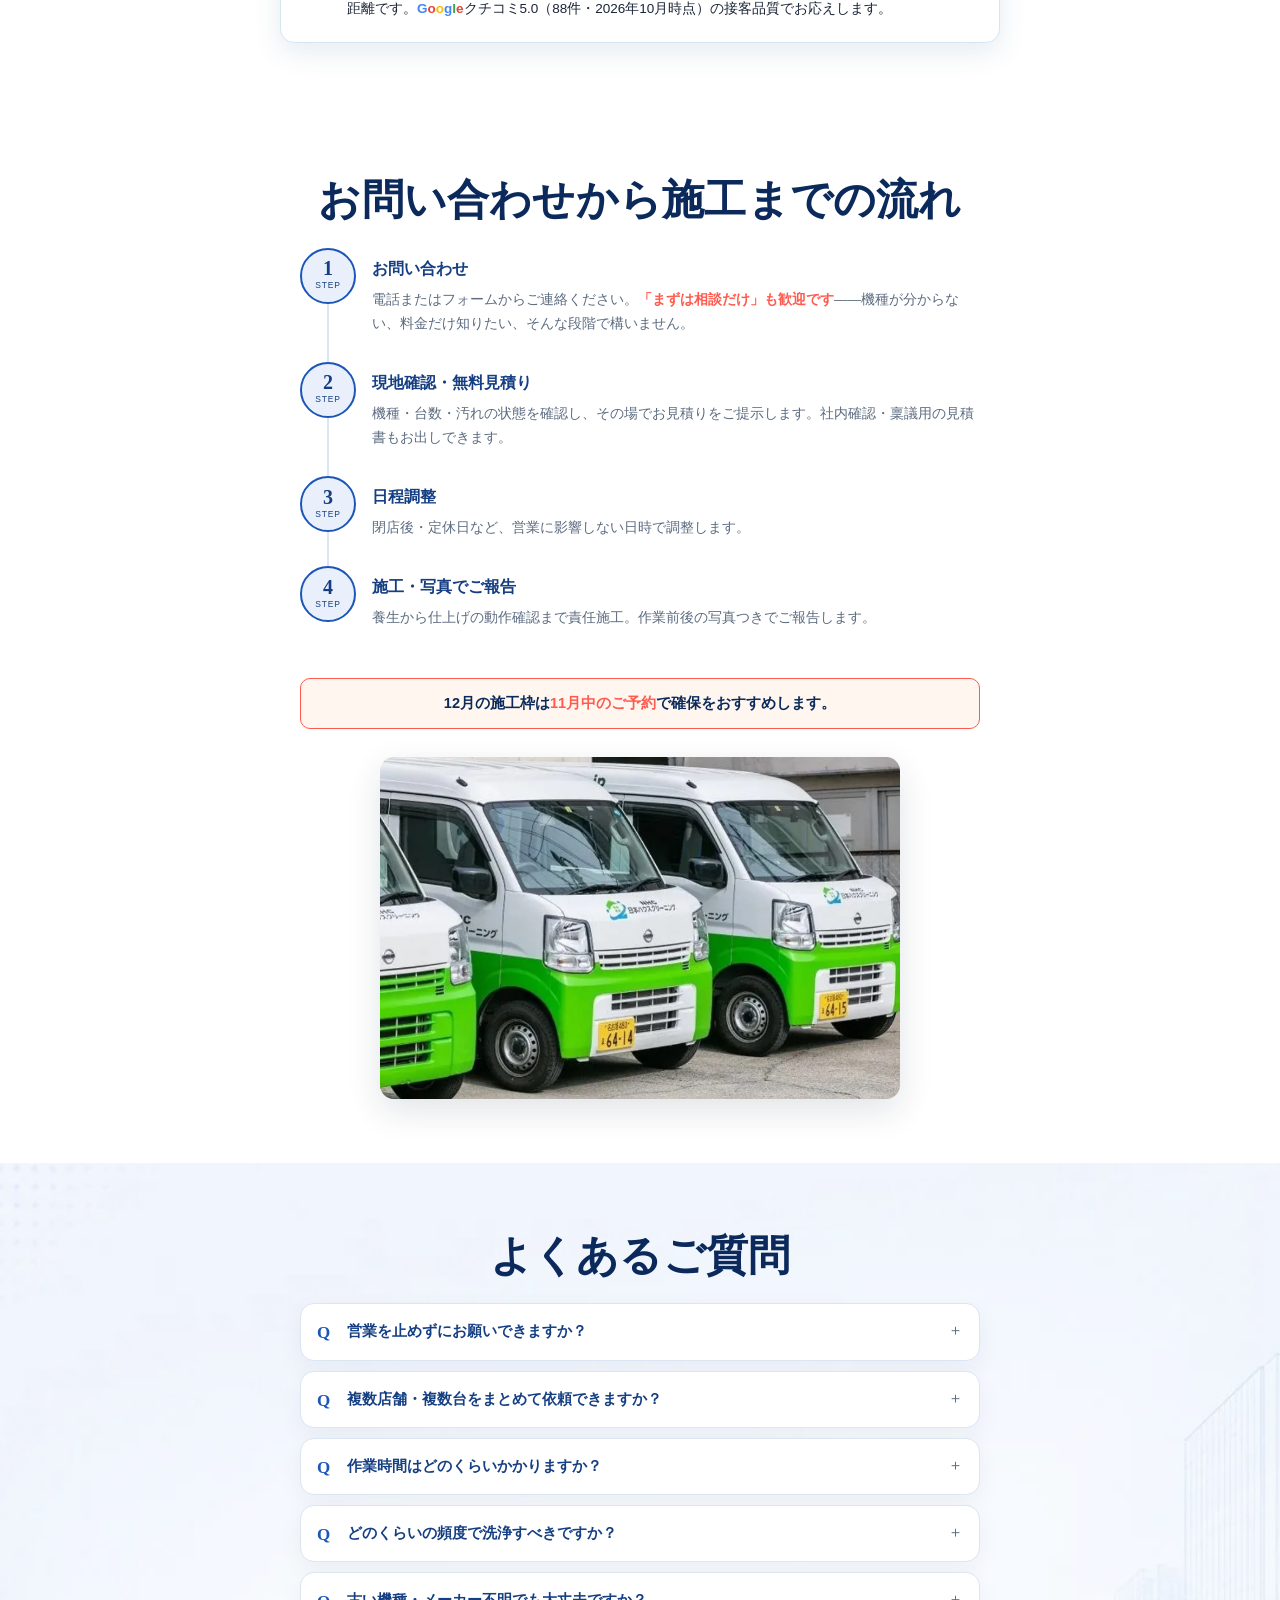
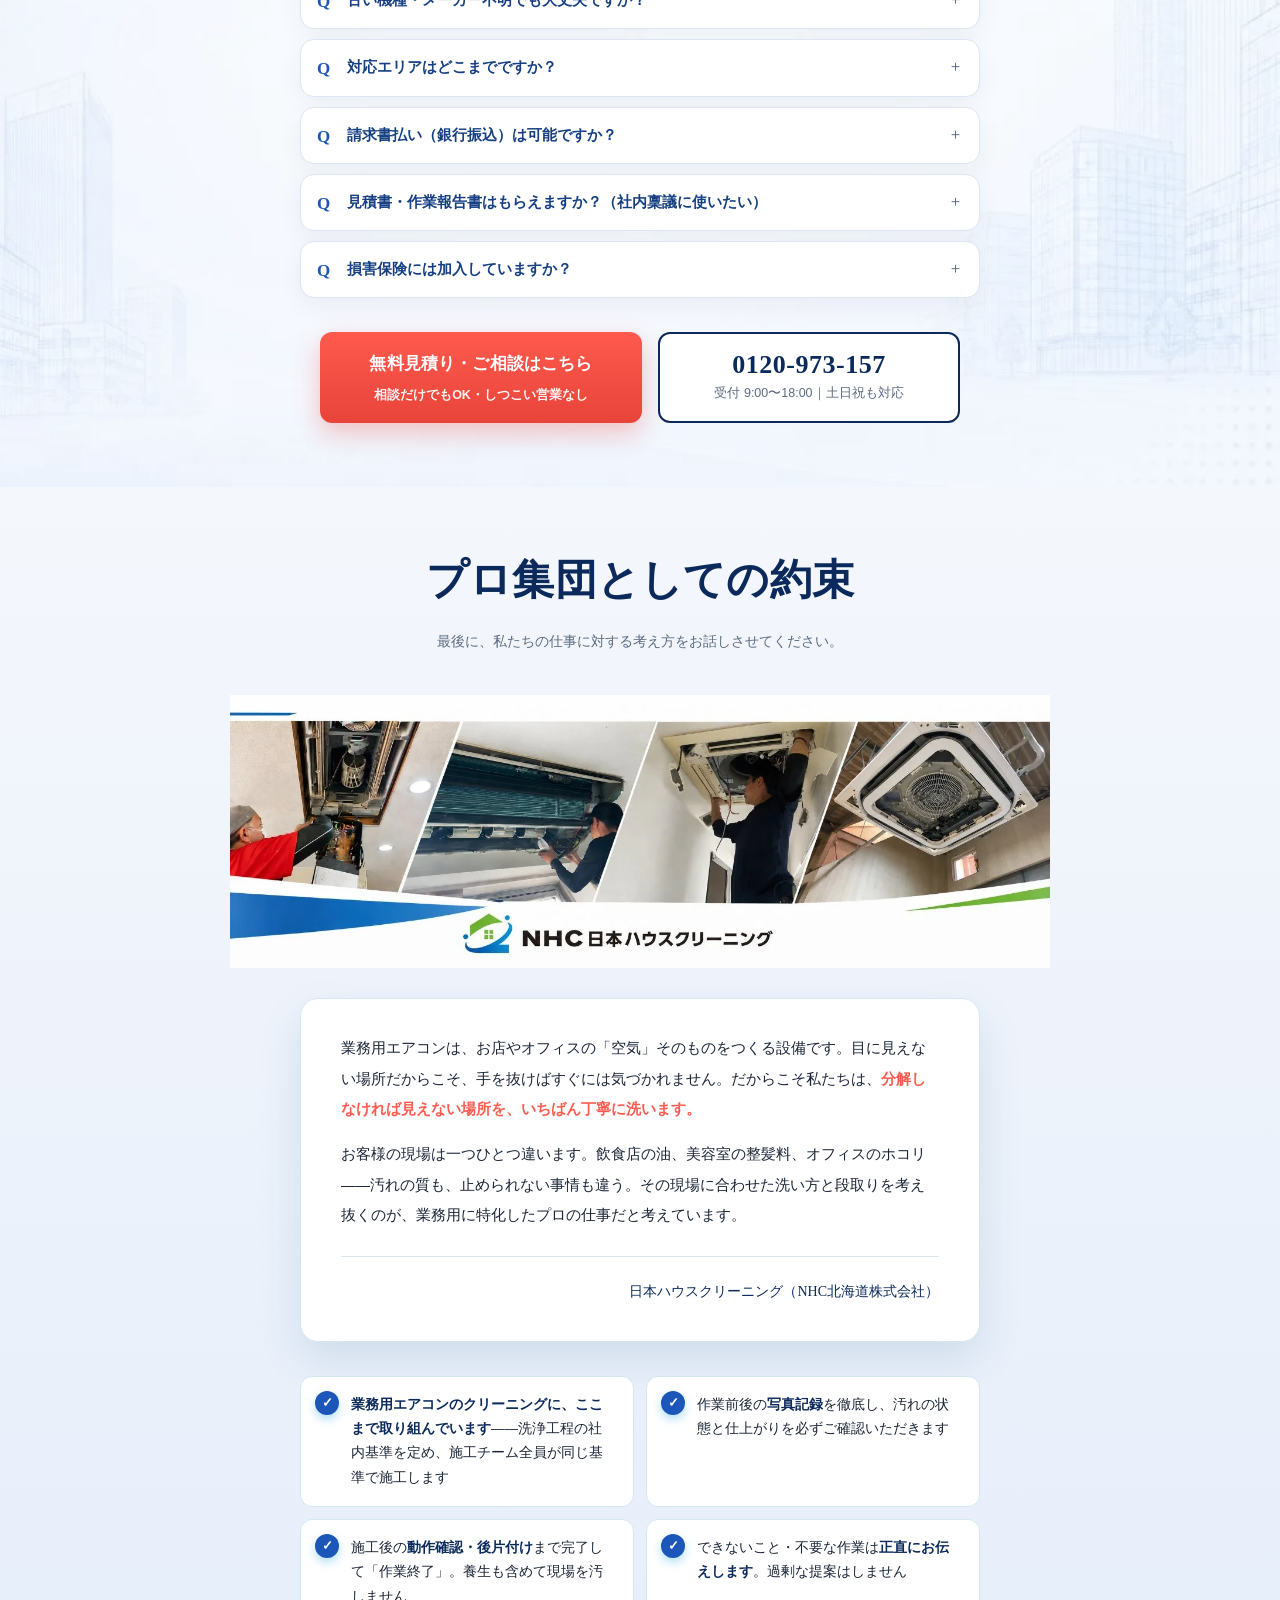
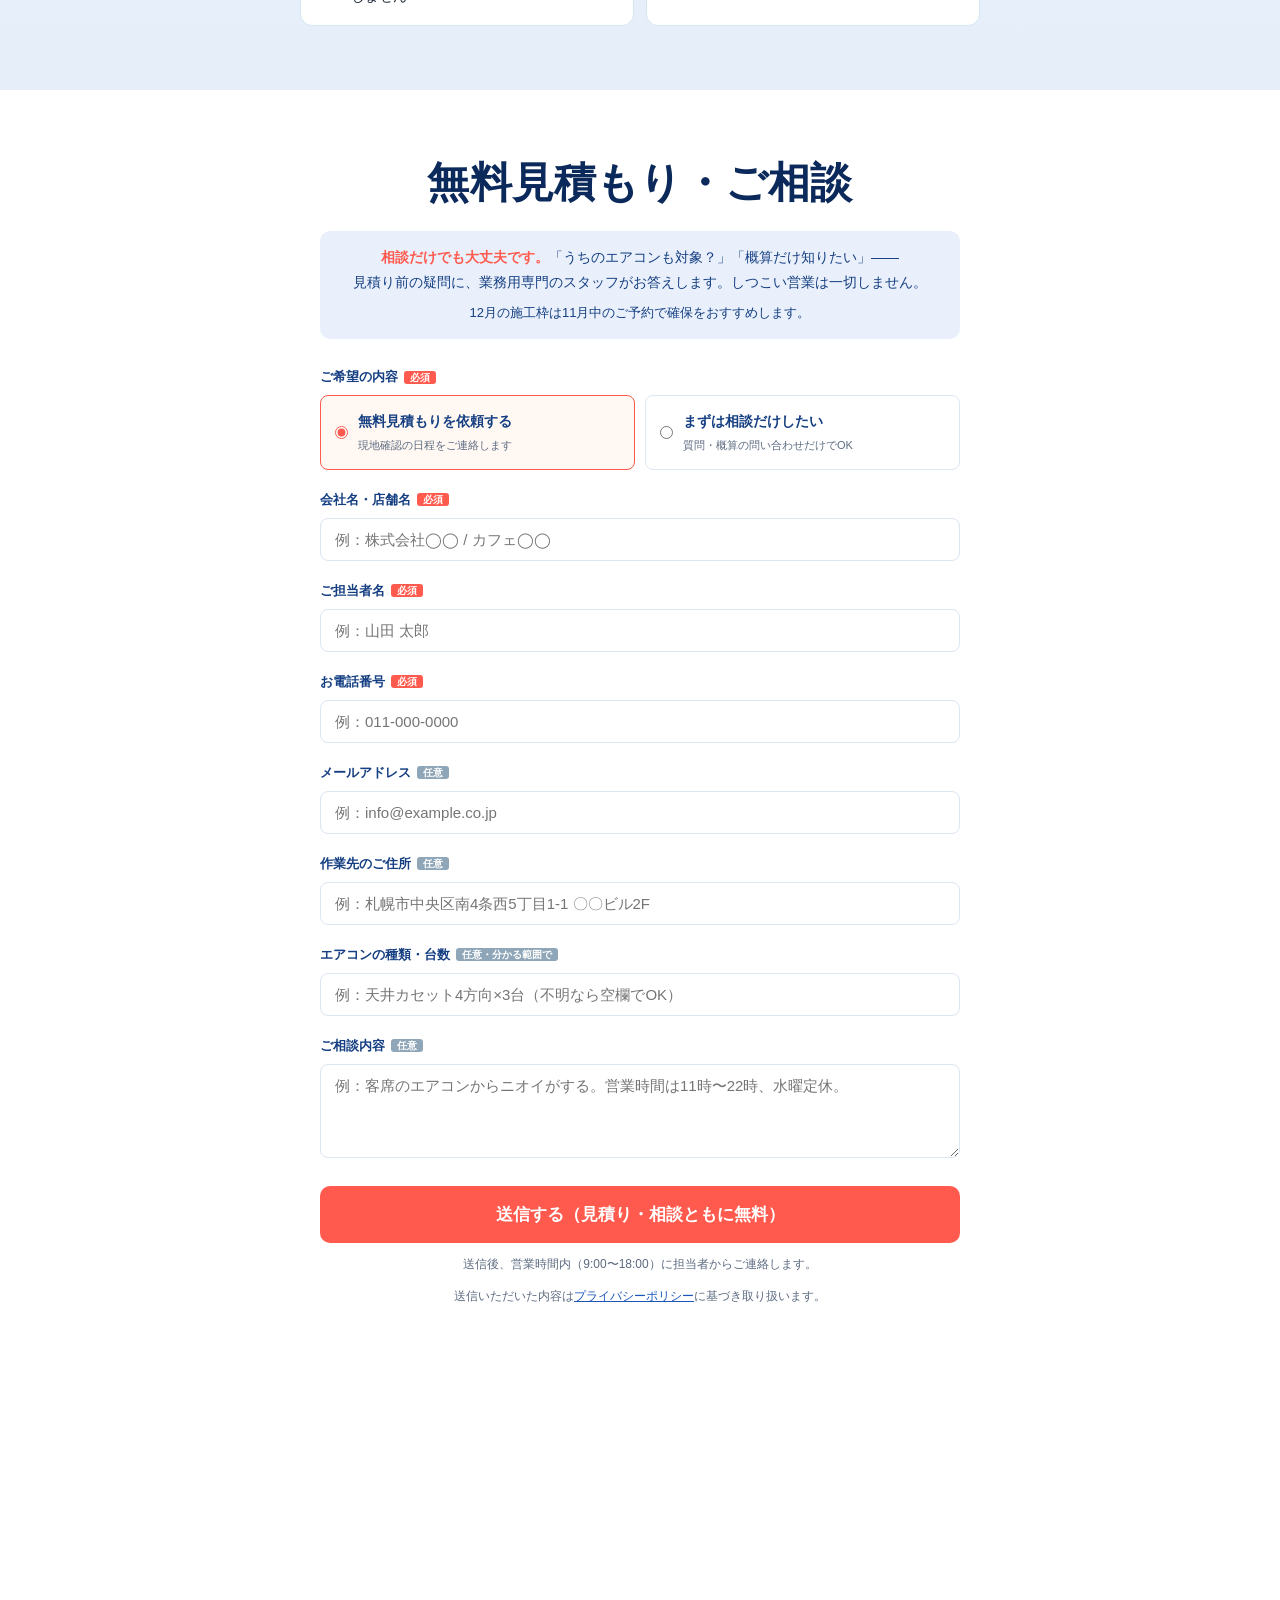
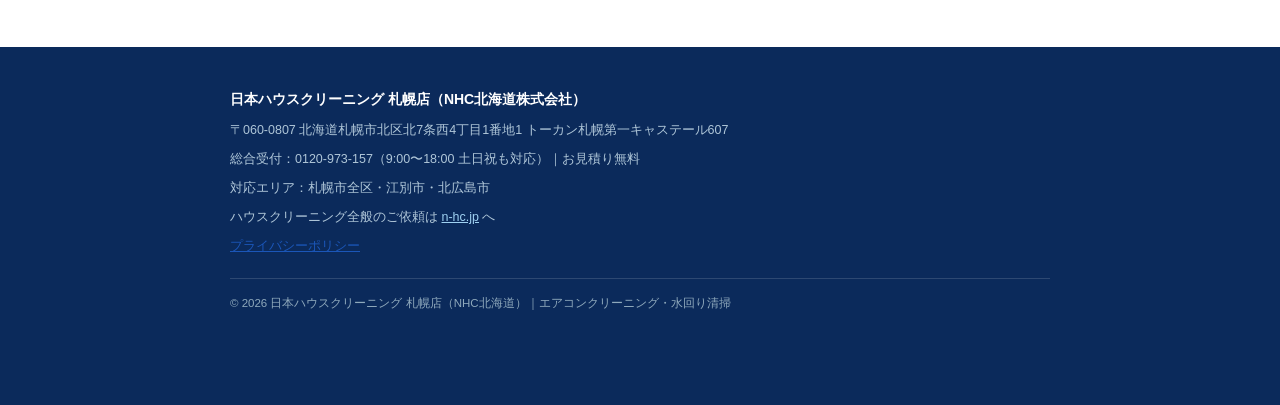
<file: sapporo-business-aircon/index.html>
<!DOCTYPE html>
<html><head><meta charset="utf-8">
<meta name="robots" content="noindex,nofollow">
<meta name="viewport" content="width=device-width, initial-scale=1">
<meta name="description" content="札幌・江別・北広島の業務用エアコンクリーニング。天井カセット形 1方向22,000円（税込）/台〜・4方向28,600円、熱交換器・ファン・ドレンパンまで分解洗浄。閉店後・定休日の施工で営業を止めません。Googleクチコミ★5.0。見積り無料、飲食店・オフィス・美容室・クリニック対応｜日本ハウスクリーニング 札幌店（NHC北海道）">
<link rel="canonical" href="https://sapporo.n-hc.jp/business-aircon/">
<meta property="og:type" content="website">
<meta property="og:title" content="業務用エアコンクリーニング｜札幌・江別・北広島｜日本ハウスクリーニング 札幌店">
<meta property="og:description" content="天井カセット形 1方向22,000円（税込）/台〜・4方向28,600円。営業を止めない閉店後・定休日施工、写真つき報告、見積り無料。Googleクチコミ★5.0の品質でお応えします。">
<meta property="og:url" content="https://sapporo.n-hc.jp/business-aircon/">
<meta property="og:image" content="https://sapporo.n-hc.jp/business-aircon/assets/hero-og.jpg">
<meta name="twitter:card" content="summary_large_image">
<script type="application/ld+json">
{"@context":"https://schema.org","@type":"Service","name":"業務用エアコンクリーニング","provider":{"@type":"LocalBusiness","name":"日本ハウスクリーニング 札幌店（NHC北海道株式会社）","telephone":"0120-973-157","address":{"@type":"PostalAddress","postalCode":"060-0807","addressRegion":"北海道","addressLocality":"札幌市北区","streetAddress":"北7条西4丁目1番地1 トーカン札幌第一キャステール607"}},"areaServed":["札幌市","江別市","北広島市"],"url":"https://sapporo.n-hc.jp/business-aircon/","offers":{"@type":"Offer","price":"28600","priceCurrency":"JPY","description":"天井カセット形（4方向）分解洗浄 1台・税込"}}
</script>


<title>業務用エアコンクリーニング｜札幌・江別・北広島｜日本ハウスクリーニング 札幌店（NHC北海道）</title>
<style>
/* ============================================================
   NHC北海道（札幌店）｜業務用エアコンクリーニングLP（2026-10-07・既存店の業務用LP 2026-09-24版 を型に複製）
   型A（信頼構築・比較訴求）＋赤入れ反映版
   ============================================================ */
:root{
  --navy:#153F82;        /* FVのロイヤルブルー */
  --navy-deep:#0B2A5B;
  --headline:#0B2A5B;    /* 見出し・ネイビー */
  --paper:#F4F7FC;       /* 換気された白 */
  --white:#FFFFFF;
  --ink:#1B2536;
  --sub:#5C6B80;
  --line:#DCE5F2;
  --cool:#1B56B8;        /* FVのブルー */
  --cool-soft:#E9F0FB;
  --green:#6EB33E;       /* ロゴの緑 */
  --green-soft:#EDF6E3;
  --cta:#FF5A4D;         /* 行動色（コーラルレッド） */
  --cta-deep:#E8443A;
  --gold:#C9A227;        /* 星評価（FVのゴールド） */
  --note:#B3261E;        /* 制作メモ（公開前に消す） */
  --serif:"Hiragino Mincho ProN","Yu Mincho","Noto Serif JP",serif;
  --sans:"Hiragino Kaku Gothic ProN","Hiragino Sans","Yu Gothic","Noto Sans JP",sans-serif;
}
*{box-sizing:border-box;margin:0;padding:0}
html{scroll-behavior:smooth}
@media (prefers-reduced-motion:reduce){
  html{scroll-behavior:auto}
  .reveal{opacity:1 !important;transform:none !important;transition:none !important}
}
body{
  font-family:var(--sans);color:var(--ink);background:#fff;
  line-height:1.85;font-size:15.5px;-webkit-font-smoothing:antialiased;
}
img{max-width:100%}
a{color:var(--cool)}
strong{font-weight:700}

/* ---- 汎用 ---- */
.wrap{max-width:860px;margin:0 auto;padding:0 20px}
section{padding:64px 0;scroll-margin-top:132px}
section.alt{background:var(--paper)}
.eyebrow{display:none}
/* 天カセ4方向ルーバーのピクトグラム（このLPのシグネチャー） */
.cassette{display:none}
.cassette::before,.cassette::after{content:"";position:absolute;background:currentColor}
.cassette::before{left:3px;right:3px;top:3px;height:2px;box-shadow:0 12px 0 currentColor}
.cassette::after{top:3px;bottom:3px;left:3px;width:2px;box-shadow:12px 0 0 currentColor}
h2{
  font-family:var(--sans);font-size:clamp(27px,5.4vw,42px);font-weight:900;
  text-align:center;line-height:1.4;color:var(--headline);margin-bottom:18px;letter-spacing:.005em;
}
h2::before,h2::after{content:none}
h2::before{content:none}
.lead{text-align:center;color:var(--sub);max-width:620px;margin:0 auto 40px;font-size:14px;line-height:1.95}
.reveal{opacity:0;transform:translateY(14px);transition:opacity .6s ease,transform .6s ease}
.reveal.in{opacity:1;transform:none}

/* 制作メモ（オーナー確認用。公開前にclass="memo"要素を全削除） */
.memo{
  display:inline-block;background:#FDECEA;color:var(--note);border:1px dashed var(--note);
  font-size:11px;font-weight:700;padding:1px 8px;border-radius:4px;vertical-align:middle;margin-left:6px;
}

/* ---- ヘッダー（地域を強調したバナー＝赤入れ対応） ---- */
header{
  background:linear-gradient(120deg,#153F82 0%,#0B2A5B 55%,#153F82 100%);color:#fff;position:sticky;top:0;z-index:50;
  box-shadow:0 2px 12px rgba(11,42,91,.34);
}
.head-in{max-width:1200px;margin:0 auto;padding:12px 24px;display:flex;align-items:center;gap:16px;flex-wrap:nowrap}
.head-logo{height:56px;width:auto;flex:none}
.head-div{width:1px;height:38px;background:rgba(255,255,255,.22);flex:none}
.region-badge{
  font-family:var(--serif);font-weight:700;font-size:14px;letter-spacing:.1em;
  background:transparent;color:#fff;flex:none;
  padding:6px 13px;border-radius:6px;white-space:nowrap;
  border:1px solid rgba(255,255,255,.45);
}
.brand{min-width:0}
.brand{line-height:1.35;min-width:0}
.brand .svc{font-size:15px;font-weight:800;letter-spacing:.04em;white-space:nowrap}
.brand .corp{font-size:11px;color:#C8D6EC;white-space:nowrap;overflow:hidden;text-overflow:ellipsis}
.head-tel{margin-left:auto;text-align:right;line-height:1.3;flex:none}
.head-tel a{color:#fff;text-decoration:none;font-weight:800;font-size:24px;font-family:var(--serif);letter-spacing:.03em;display:inline-flex;align-items:center;gap:8px}
.head-tel .tel-ic{width:34px;height:28px;object-fit:contain}
.head-tel .hours{font-size:11px;color:#C8D6EC}
@media (max-width:820px){.head-in{flex-wrap:nowrap;gap:10px}.brand .corp{white-space:nowrap}}

/* ---- メニューバー ---- */
.site-nav{background:rgba(255,255,255,.08);border-top:1px solid rgba(255,255,255,.16)}
.nav-in{max-width:1200px;margin:0 auto;padding:0 24px;display:flex;align-items:center;gap:2px;flex-wrap:nowrap}
.site-nav a{
  color:#E4ECF8;text-decoration:none;font-size:13.5px;font-weight:700;letter-spacing:.02em;
  padding:11px 14px;border-radius:8px 8px 0 0;transition:background .16s,color .16s;white-space:nowrap;
}
.site-nav a:hover{background:rgba(255,255,255,.16);color:#fff}
.site-nav a.nav-cta{margin-left:auto;background:var(--cta);color:#fff;border-radius:99px;padding:8px 18px;font-weight:800;margin-block:5px}
.site-nav a.nav-cta:hover{background:var(--cta-deep);color:#fff}
.nav-toggle{display:none;background:none;border:0;padding:8px;cursor:pointer;flex:none;margin-left:8px}
.nav-toggle span{display:block;width:24px;height:2.5px;background:#fff;border-radius:2px;transition:transform .22s,opacity .18s}
.nav-toggle span+span{margin-top:5px}
.nav-toggle.is-open span:nth-child(1){transform:translateY(7.5px) rotate(45deg)}
.nav-toggle.is-open span:nth-child(2){opacity:0}
.nav-toggle.is-open span:nth-child(3){transform:translateY(-7.5px) rotate(-45deg)}
@media (max-width:1000px){
  .nav-toggle{display:block}
  .site-nav{max-height:0;overflow:hidden;transition:max-height .28s ease;border-top:none}
  .site-nav.is-open{max-height:720px;border-top:1px solid rgba(255,255,255,.16)}
  .nav-in{flex-direction:column;align-items:stretch;gap:0;padding:6px 16px 14px;flex-wrap:nowrap}
  .site-nav a{padding:13px 6px;border-radius:0;border-bottom:1px solid rgba(255,255,255,.12);font-size:15px}
  .site-nav a.nav-cta{margin:12px 0 0;text-align:center;border-bottom:none;padding:13px 18px}
}
@media (max-width:640px){
  .brand{display:none}
  .region-badge{display:none}
  .head-in{justify-content:space-between;gap:6px;padding:9px 12px}
  .head-logo{height:34px}
  .region-badge{font-size:11.5px;padding:4px 9px;letter-spacing:.02em}
  .head-tel{display:block;margin-left:auto}
  .head-tel a{font-size:15px;gap:4px}
  .head-tel .tel-ic{width:17px;height:14px}
  .head-tel .hours{display:none}
}

/* ---- ヒーロー ---- */
.hero{
  background:#fff;
  color:var(--ink);padding:64px 0 56px;position:relative;overflow:hidden;
}
.hero .wrap{max-width:1040px}
.hero-eyebrow{
  display:inline-flex;align-items:center;gap:10px;color:var(--cool);
  font-size:13px;font-weight:800;letter-spacing:.1em;margin-bottom:18px;
}
.hero h1{
  font-family:var(--sans);font-weight:900;line-height:1.36;letter-spacing:.005em;color:var(--headline);
  font-size:clamp(30px,6.4vw,54px);margin-bottom:16px;
}
.hero h1 .accent{color:var(--cta)}
.hero .declare{
  font-size:clamp(15px,2.6vw,18px);font-weight:700;color:var(--headline);margin-bottom:10px;line-height:1.8;
}
.hero .pain{
  color:var(--sub);font-size:14px;margin-bottom:22px;
}
.hero .pain b{color:var(--cta)}
.hero-actions{display:flex;flex-wrap:wrap;gap:16px;margin-bottom:26px}
.hero-actions a{display:inline-flex;align-items:center;gap:12px;text-decoration:none;font-weight:800;border-radius:10px;padding:16px 30px;font-size:17px;letter-spacing:.02em}
.hero-actions .b-quote{background:linear-gradient(180deg,#D9B24B,#C69A2E);color:#3A2C05;box-shadow:0 10px 26px rgba(198,154,46,.4)}
.hero-actions .b-quote:hover{filter:brightness(1.05)}
.hero-actions .b-tel{background:rgba(255,255,255,.06);color:#fff;border:1px solid rgba(255,255,255,.4)}
.hero-actions .b-tel:hover{background:rgba(255,255,255,.14)}
.hero-actions .ic{font-size:18px}
.hero-actions .ic-img{width:26px;height:26px;object-fit:contain}
.hero-actions .arw{margin-left:4px;opacity:.8}
@media (max-width:560px){.hero-actions a{flex:1 1 100%;justify-content:center}}
.models{
  display:flex;flex-wrap:wrap;gap:10px;margin-bottom:4px;
}
.models span{
  font-size:13px;font-weight:700;background:var(--cool-soft);border:1px solid #C6D6EE;
  padding:8px 16px;border-radius:99px;color:var(--navy);white-space:nowrap;
}
.models .all{background:var(--cool-soft);border-color:#C6D6EE;color:var(--navy);font-weight:800}
/* ヒーロー内CTA（赤入れ：問い合わせはヒーローで取る） */
.hero-cta{
  background:#fff;border-radius:12px;padding:20px;color:var(--ink);
  display:grid;grid-template-columns:1fr 1fr;gap:14px;max-width:640px;
  box-shadow:0 14px 40px rgba(0,0,0,.28);
}
@media (max-width:640px){.hero-cta{grid-template-columns:1fr}}
.cta-tel{display:block;text-decoration:none;color:var(--ink);text-align:center;border:2px solid var(--navy);border-radius:10px;padding:12px 10px}
.cta-tel .num{font-family:var(--serif);font-size:24px;font-weight:800;color:var(--navy);letter-spacing:.02em;line-height:1.2}
.cta-tel .cap{font-size:11.5px;color:var(--sub)}
.cta-form{
  display:flex;flex-direction:column;align-items:center;justify-content:center;text-decoration:none;
  background:var(--cta);color:#fff;border-radius:10px;padding:12px 10px;font-weight:800;font-size:16.5px;
  transition:background .2s;
}
.cta-form:hover{background:var(--cta-deep)}
.cta-form .cap{font-size:11.5px;font-weight:600;opacity:.92}
.hero-cta .micro{grid-column:1/-1;text-align:center;font-size:12px;color:var(--sub);margin-top:-4px}
.hero-cta .micro b{color:var(--cta)}

/* ---- 実績バー ---- */
.stats{background:#fff;color:var(--ink);padding:30px 0;border-top:1px solid var(--line);border-bottom:1px solid var(--line)}
.stats .wrap{display:grid;grid-template-columns:repeat(4,1fr);gap:10px;max-width:960px}
@media (max-width:720px){.stats .wrap{grid-template-columns:repeat(2,1fr);gap:20px 10px}}
.stat{text-align:center;padding:10px 6px;border-left:1px solid var(--line)}
.stat:first-child{border-left:none}
@media (max-width:720px){.stat:nth-child(3){border-left:none}}
.stat .num{font-family:var(--serif);font-size:clamp(22px,3.4vw,30px);font-weight:800;line-height:1.25;color:var(--headline)}
.stat .num .u{font-size:.55em;font-weight:700}
.stat .lbl{font-size:11.5px;color:var(--sub);margin-top:2px}
.stat .star{color:var(--gold)}

/* ---- お悩み ---- */
.industry-catch{
  text-align:center;font-family:var(--sans);font-size:clamp(18px,3.4vw,23px);font-weight:800;color:var(--headline);
  margin-bottom:6px;
}
.industries{
  display:flex;flex-wrap:nowrap;gap:3px;justify-content:flex-start;
  max-width:920px;margin:18px auto 0;position:relative;z-index:2;
}
.ind-tab{
  font-family:var(--sans);font-size:13.5px;font-weight:800;color:#fff;background:var(--cool);
  border:2px solid var(--cool);border-bottom:none;
  padding:11px 13px 12px;cursor:pointer;line-height:1.4;letter-spacing:0;white-space:nowrap;flex:0 1 auto;
  border-radius:12px 12px 0 0;margin-bottom:-2px;position:relative;top:2px;
  transition:background .18s,color .18s,top .18s;
  display:inline-flex;align-items:center;gap:7px;
}
.ind-ic{
  width:15px;height:15px;flex:0 0 auto;background-color:currentColor;
  -webkit-mask-repeat:no-repeat;mask-repeat:no-repeat;
  -webkit-mask-position:center;mask-position:center;
  -webkit-mask-size:contain;mask-size:contain;
}
.ind-tab:hover{background:var(--navy);border-color:var(--navy)}
.ind-tab.is-active{
  background:#fff;color:var(--cool);border-color:var(--cool);top:0;
  padding-bottom:14px;z-index:3;
}
@media (max-width:900px){
  .industries{
    flex-wrap:nowrap;overflow-x:auto;overflow-y:hidden;scrollbar-width:none;
    -webkit-overflow-scrolling:touch;max-width:none;
    padding:3px 20px 2px;margin:18px -20px -2px;
  }
  .industries::-webkit-scrollbar{display:none}
  .ind-tab{flex:0 0 auto;white-space:nowrap;margin-bottom:0}
}
.worries{
  max-width:920px;margin:0 auto;display:grid;gap:10px;
  background:#fff;border:2px solid var(--cool);border-radius:0 12px 12px 12px;
  padding:22px;box-shadow:0 10px 28px rgba(14,34,53,.07);position:relative;z-index:1;
}
.worries li{
  list-style:none;background:var(--paper);border:1px solid var(--line);border-radius:12px;
  padding:16px 18px 16px 54px;position:relative;font-size:14.5px;line-height:1.7;
}
.worries li::before{
  content:"✓";position:absolute;left:16px;top:50%;transform:translateY(-50%);
  width:26px;height:26px;border-radius:50%;background:var(--cool-soft);color:var(--cool);
  font-weight:800;font-size:14px;display:flex;align-items:center;justify-content:center;
}
.worries li b{color:var(--navy)}
.worry-bridge{
  max-width:640px;margin:28px auto 0;text-align:center;background:var(--navy);color:#fff;
  border-radius:10px;padding:20px 22px;font-size:15px;line-height:1.9;
}
.worry-bridge .big{font-family:var(--serif);font-size:19px;font-weight:700;display:block;margin-bottom:4px}
.worry-bridge .bridge-note{
  display:block;margin-top:16px;background:#fff;border-radius:10px;
  padding:14px 18px;font-size:14px;line-height:1.8;color:var(--headline);font-weight:700;
  box-shadow:0 6px 18px rgba(0,0,0,.18);
}
.worry-bridge .bridge-note .nb{
  display:inline-block;background:var(--cta);color:#fff;font-size:11.5px;font-weight:800;
  letter-spacing:.06em;padding:3px 10px;border-radius:99px;margin-right:10px;vertical-align:2px;
}
.worry-bridge .bridge-note b{
  color:var(--cta);font-weight:800;
  background:linear-gradient(transparent 62%, #FFE08A 62% 96%, transparent 96%);padding:0 .1em;
}

.photo-ribbon{
  overflow:hidden;padding:0;
  width:100vw;margin-left:calc(50% - 50vw);margin-right:calc(50% - 50vw);
}
.ribbon-track{display:flex;gap:0;width:max-content;animation:ribbon 46s linear infinite}
.photo-ribbon:hover .ribbon-track{animation-play-state:paused}
.ribbon-track img{
  display:block;width:264px;height:176px;object-fit:cover;flex:none;
}
@keyframes ribbon{from{transform:translateX(0)}to{transform:translateX(-50%)}}
@media (prefers-reduced-motion:reduce){.ribbon-track{animation:none}}
@media (max-width:560px){
  .photo-ribbon{margin-top:16px;margin-bottom:2px}
  .ribbon-track img{width:180px;height:120px}
}

/* ---- 放置リスク ---- */
.risks{display:grid;grid-template-columns:repeat(3,1fr);gap:14px;max-width:860px;margin:0 auto}
@media (max-width:720px){.risks{grid-template-columns:1fr}}
.risk{background:#fff;border:1px solid var(--line);border-radius:14px;padding:28px 20px 24px;text-align:center;box-shadow:0 10px 30px rgba(14,34,53,.06);overflow:hidden}
.risk .ic{width:64px;height:64px;border-radius:50%;background:var(--cool-soft);display:flex;align-items:center;justify-content:center;margin:0 auto 16px}
.risk-ph{margin:-28px -20px 16px;border-radius:0}
.risk-ph img{display:block;width:100%;aspect-ratio:3/2;object-fit:cover}
.risk .ic span,.risk .ic img{width:34px;height:34px;object-fit:contain;filter:brightness(0) saturate(100%) invert(24%) sepia(72%) saturate(1800%) hue-rotate(207deg) brightness(92%) contrast(95%)}
.risk h3{font-size:16px;color:var(--navy);margin-bottom:12px;padding-bottom:12px;border-bottom:1px solid var(--line);line-height:1.5;font-weight:700}
.risk p{font-size:13.5px;color:var(--sub);line-height:1.9;text-align:left}

/* ---- 選ばれる理由 ---- */
.reasons{max-width:720px;margin:0 auto;display:grid;gap:14px;counter-reset:rsn}
.reason{background:#fff;border:1px solid #D4E6F2;border-radius:14px;padding:20px 20px 20px 66px;position:relative;box-shadow:0 10px 28px rgba(18,78,120,.1)}
.reason::before{
  counter-increment:rsn;content:counter(rsn);
  position:absolute;left:18px;top:20px;width:38px;height:38px;border-radius:50%;
  background:var(--cool);color:#fff;font-family:var(--serif);font-weight:800;font-size:18px;
  box-shadow:0 4px 12px rgba(21,63,130,.35);
  display:flex;align-items:center;justify-content:center;
}
.reason h3{font-size:16.5px;color:var(--headline);margin-bottom:6px;line-height:1.5;font-weight:800}
.reason p{font-size:13.5px;color:var(--ink);line-height:1.85}

/* ---- 比較（アンカリング） ---- */
.compare-scroll{overflow-x:auto;padding:10px 20px 4px;margin:0 -20px}
table.compare{width:100%;max-width:900px;margin:0 auto;border-collapse:separate;border-spacing:0;background:#fff;min-width:640px;box-shadow:0 12px 34px rgba(14,34,53,.08)}
table.compare th,table.compare td{border-bottom:1px solid var(--line);border-right:1px solid var(--line);padding:22px 16px;text-align:center;font-size:16px;vertical-align:middle}
table.compare tr:last-child th,table.compare tr:last-child td{border-bottom:none}
table.compare thead th{background:#F4F7FA;color:var(--sub);font-size:14.5px;font-weight:700;padding:20px 16px}
table.compare thead th.us{background:var(--navy);color:#fff;font-size:16.5px;border-right:2px solid var(--cta);border-left:2px solid var(--cta);border-top:2px solid var(--cta);border-top-left-radius:10px;border-top-right-radius:10px}
table.compare td.us{background:#FFF6EF;font-weight:800;color:var(--cta);font-size:20px;border-right:2px solid var(--cta);border-left:2px solid var(--cta)}
table.compare tbody tr:last-child td.us{border-bottom:2px solid var(--cta);border-bottom-left-radius:10px;border-bottom-right-radius:10px}
table.compare td.rowh{background:#F4F7FA;font-weight:700;font-size:14.5px;color:var(--navy);text-align:left;width:26%;padding-left:22px}
table.compare thead th:first-child{border-top-left-radius:16px}
table.compare tbody tr:last-child td.rowh{border-bottom-left-radius:16px}
table.compare th:last-child,table.compare td:last-child{border-right:2px solid var(--cta)}
@media (max-width:600px){
  table.compare{min-width:560px;font-size:13px}
  table.compare th,table.compare td{padding:14px 8px;font-size:13px}
  table.compare thead th{font-size:12px;padding:14px 8px}
  table.compare thead th.us{font-size:13.5px}
  table.compare td.us{font-size:16px}
  table.compare td.rowh{font-size:12px;padding:14px 10px;width:24%}
}
.compare-note{max-width:900px;margin:14px auto 0;font-size:12px;color:var(--sub);text-align:left;line-height:1.7}
.compare-conc{
  max-width:900px;margin:26px auto 0;text-align:center;background:#fff;border:1.5px solid var(--cool);
  border-radius:16px;padding:24px 26px;box-shadow:0 12px 34px rgba(14,34,53,.06);
  font-family:var(--serif);font-size:clamp(17px,3vw,22px);font-weight:700;color:var(--headline);line-height:1.7;
}
.compare-conc em{font-style:normal;color:var(--cta);font-size:1.28em;font-weight:800}
.compare-conc .star{color:var(--gold)}

/* ---- 料金 ---- */
.price-hero{
  max-width:640px;margin:0 auto 18px;
  background:linear-gradient(180deg,#FFFFFF 0%,var(--cool-soft) 100%);
  color:var(--ink);border:1px solid var(--line);border-radius:16px;padding:34px 30px 30px;text-align:center;
  box-shadow:0 18px 44px rgba(36,85,122,.14);
}
.price-hero .type{
  display:flex;align-items:center;justify-content:center;gap:14px;
  font-size:14px;color:var(--sub);letter-spacing:.08em;margin-bottom:10px;font-weight:600;
}
.price-hero .type::before,.price-hero .type::after{content:"";height:1px;width:26px;background:var(--line)}
.price-hero .price{font-family:var(--sans);font-size:clamp(38px,8vw,56px);font-weight:800;line-height:1.1;letter-spacing:.01em;color:var(--cta)}
.price-hero .price .u{font-size:.4em;font-weight:700}
.price-hero .cap{font-size:13px;color:var(--sub);margin-top:12px}
table.price{width:100%;max-width:640px;margin:0 auto;border-collapse:separate;border-spacing:0;background:#fff;border-radius:16px;overflow:hidden;box-shadow:0 12px 34px rgba(14,34,53,.08);border:1px solid var(--line)}
table.price th,table.price td{border-bottom:1px solid var(--line);padding:20px 22px;font-size:15px;vertical-align:middle}
table.price tr:last-child th,table.price tr:last-child td{border-bottom:none}
table.price th{background:#F4F7FA;font-size:14px;color:var(--navy);font-weight:700;text-align:left;width:56%;border-right:1px solid var(--line)}
table.price th .thumb{display:block;width:100%;max-width:150px;aspect-ratio:3/2;object-fit:cover;border-radius:8px;margin-bottom:10px}
table.price td{text-align:right;font-weight:800;font-size:16px;color:var(--cta)}
.price-notes{max-width:640px;margin:14px auto 0;font-size:12px;color:var(--sub);line-height:2}
.price-notes li{list-style:none;padding-left:1.2em;text-indent:-1.2em}
.price-notes li::before{content:"※ "}

/* ---- 洗浄前後・工程 ---- */
.ba-pair{display:grid;grid-template-columns:1fr 44px 1fr;align-items:center;gap:0 8px;margin-top:24px}
.ba-shot{position:relative;margin:0;border-radius:12px;overflow:hidden;box-shadow:0 12px 32px rgba(14,34,53,.14)}
.ba-shot img{display:block;width:100%;aspect-ratio:4/3;object-fit:cover}
.ba-label{
  position:absolute;left:14px;top:14px;padding:6px 18px;border-radius:6px;
  font-size:13.5px;font-weight:800;color:#fff;letter-spacing:.06em;
}
.ba-label.is-before{background:rgba(40,44,50,.82)}
.ba-label.is-after{background:var(--cool)}
.ba-arrow{
  width:34px;height:34px;border-radius:50%;background:var(--cool);color:#fff;
  display:flex;align-items:center;justify-content:center;font-size:20px;font-weight:800;
  margin:0 auto;line-height:1;padding-bottom:2px;
}
.proc-grid{display:grid;grid-template-columns:minmax(0,1fr) minmax(0,1.35fr);gap:16px;margin-top:34px;align-items:stretch}
.proc-steps{background:var(--paper);border:1px solid var(--line);border-radius:14px;padding:24px 22px}
.proc-steps h3{font-size:19px;color:var(--cool);font-weight:800;margin-bottom:16px;line-height:1.5}
.proc-steps ol{list-style:none;counter-reset:pstep;display:grid;gap:14px}
.proc-steps li{counter-increment:pstep;position:relative;padding-left:36px;line-height:1.6}
.proc-steps li::before{
  content:counter(pstep);position:absolute;left:0;top:1px;width:24px;height:24px;border-radius:50%;
  background:var(--cool);color:#fff;font-size:12.5px;font-weight:800;
  display:flex;align-items:center;justify-content:center;
}
.proc-steps li b{display:block;font-size:14.5px;color:var(--headline);font-weight:800}
.proc-steps li span{display:block;font-size:12.5px;color:var(--sub);line-height:1.7}
.proc-photos{display:grid;grid-template-columns:1fr 1fr;gap:16px}
.proc-photos img{display:block;width:100%;height:100%;object-fit:cover;border-radius:14px;box-shadow:0 10px 28px rgba(14,34,53,.12)}
.dirt-grid{display:grid;grid-template-columns:minmax(0,1fr) minmax(0,1.35fr);gap:16px;margin-top:16px;align-items:center}
.dirt-copy h3{font-size:19px;color:var(--cool);font-weight:800;margin-bottom:14px;line-height:1.5}
.dirt-copy p{font-size:15px;line-height:1.95;color:var(--ink)}
.dirt-copy p b{color:var(--headline);font-weight:800}
.dirt-grid img{display:block;width:100%;aspect-ratio:4/3;object-fit:cover;border-radius:14px;box-shadow:0 10px 28px rgba(14,34,53,.12)}
@media (max-width:760px){
  .ba-pair{grid-template-columns:1fr 20px 1fr;gap:0 4px}
  .ba-arrow{font-size:18px}
  .ba-label{font-size:11px;padding:4px 10px}
  .proc-grid,.dirt-grid{grid-template-columns:1fr}
  .dirt-copy h3,.dirt-copy p{text-align:center}
  .dirt-grid img{width:auto;max-width:280px;margin:0 auto}
  .proc-photos{grid-template-columns:1fr 1fr}
  .proc-photos img{aspect-ratio:3/4}
}
.logos{display:grid;grid-template-columns:repeat(4,1fr);gap:10px;max-width:720px;margin:0 auto}
@media (max-width:640px){.logos{grid-template-columns:repeat(2,1fr)}}
.logo-ph{
  background:#fff;border:1px dashed var(--line);border-radius:8px;height:64px;
  display:flex;align-items:center;justify-content:center;color:#A9BCCA;font-size:11px;font-weight:700;
}

/* ---- 口コミ ---- */
.review-head{display:flex;align-items:baseline;justify-content:center;gap:14px;margin-bottom:30px;flex-wrap:wrap}
.review-head .score{font-family:var(--serif);font-size:52px;font-weight:800;color:var(--navy);line-height:1}
.review-head .stars{color:var(--gold);font-size:20px;letter-spacing:2px}
.review-head .cnt{font-size:12.5px;color:var(--sub)}
.reviews{display:grid;grid-template-columns:repeat(2,1fr);gap:14px;max-width:760px;margin:0 auto}
@media (max-width:640px){.reviews{grid-template-columns:1fr}}
.review{background:#fff;border:1px solid var(--line);border-radius:14px;padding:18px;box-shadow:0 8px 24px rgba(14,34,53,.05)}
.review .stars{color:var(--gold);font-size:13px;margin-bottom:6px}
.review p{font-size:13.5px;line-height:1.9}
.review .who{font-size:11.5px;color:var(--sub);margin-top:10px}

/* ---- 流れ ---- */
.flow{max-width:680px;margin:0 auto;display:grid;gap:0}
.step{display:grid;grid-template-columns:56px 1fr;gap:16px;position:relative;padding-bottom:26px}
.step::before{content:"";position:absolute;left:27px;top:56px;bottom:0;width:2px;background:var(--line)}
.step:last-child::before{display:none}
.step .no{
  width:56px;height:56px;border-radius:50%;background:var(--cool-soft);border:2px solid var(--cool);
  display:flex;align-items:center;justify-content:center;flex-direction:column;color:var(--navy);
}
.step .no b{font-family:var(--serif);font-size:20px;line-height:1}
.step .no span{font-size:8.5px;letter-spacing:.1em}
.step h3{font-size:16px;color:var(--navy);margin:6px 0 4px}
.step p{font-size:13.5px;color:var(--sub);line-height:1.8}
.step p b{color:var(--cta)}

/* ---- FAQ ---- */
.faq{max-width:680px;margin:0 auto;display:grid;gap:10px}
details{background:#fff;border:1px solid var(--line);border-radius:14px;overflow:hidden;box-shadow:0 8px 24px rgba(14,34,53,.05)}
summary{
  cursor:pointer;padding:16px 44px 16px 46px;font-weight:700;font-size:14.5px;color:var(--navy);
  position:relative;list-style:none;line-height:1.6;
}
summary::-webkit-details-marker{display:none}
summary::before{content:"Q";position:absolute;left:16px;top:15px;font-family:var(--serif);font-weight:800;color:var(--cool);font-size:17px}
summary::after{content:"＋";position:absolute;right:16px;top:15px;color:var(--sub);font-weight:400}
details[open] summary::after{content:"−"}
details .a{padding:0 18px 16px 46px;font-size:13.5px;color:var(--sub);line-height:1.9;position:relative}
details .a::before{content:"A";position:absolute;left:16px;top:0;font-family:var(--serif);font-weight:800;color:var(--cta);font-size:17px}

/* ---- 約束 ---- */
.promise{
  position:relative;overflow:hidden;color:var(--ink);
  background:linear-gradient(180deg,#F4F7FC 0%,#E6EEFA 100%);
}
.promise .wrap{position:relative;z-index:1}
.promise h2{color:var(--headline)}
.promise .lead{color:var(--sub)}
.promise-body{
  max-width:680px;margin:0 auto;font-size:14.5px;line-height:2.1;color:var(--ink);
  background:#fff;border:1px solid #D4E6F2;
  border-radius:18px;padding:34px 40px;
  box-shadow:0 18px 44px rgba(18,78,120,.12);
}
.promise-body strong{color:var(--cta)}
.promise-body p+p{margin-top:1em}
.promise-body .sign{
  text-align:right;font-family:var(--serif);margin-top:26px;font-size:14px;color:var(--headline);
  padding-top:20px;border-top:1px solid var(--line);
}
.commit{max-width:680px;margin:34px auto 0;display:grid;grid-template-columns:1fr 1fr;gap:12px}
@media (max-width:640px){.commit{grid-template-columns:1fr}}
.commit li{
  list-style:none;background:#fff;border:1px solid #D4E6F2;
  border-radius:12px;padding:16px 18px 16px 50px;font-size:13.5px;position:relative;line-height:1.8;color:var(--ink);
}
.commit li::before{
  content:"✓";position:absolute;left:14px;top:14px;width:24px;height:24px;border-radius:50%;
  background:var(--cool);color:#fff;font-weight:800;font-size:13px;
  display:flex;align-items:center;justify-content:center;box-shadow:0 4px 10px rgba(23,163,224,.35);
}
.commit li b{color:var(--headline)}

/* ---- フォーム ---- */
.form-note{
  max-width:640px;margin:0 auto 26px;text-align:center;background:var(--cool-soft);
  border-radius:10px;padding:14px 18px;font-size:14px;color:var(--navy);line-height:1.8;
}
.form-note b{color:var(--cta)}
form{max-width:640px;margin:0 auto;display:grid;gap:18px}
.f-row label{display:block;font-size:13px;font-weight:700;color:var(--navy);margin-bottom:6px}
.req{background:var(--cta);color:#fff;font-size:10px;padding:1px 6px;border-radius:3px;margin-left:6px;vertical-align:middle}
.opt{background:#8FA6B8;color:#fff;font-size:10px;padding:1px 6px;border-radius:3px;margin-left:6px;vertical-align:middle}
input[type=text],input[type=tel],input[type=email],textarea,select{
  width:100%;border:1.5px solid var(--line);border-radius:8px;padding:12px 14px;font-size:15px;
  font-family:var(--sans);background:#fff;color:var(--ink);
}
input:focus,textarea:focus,select:focus{outline:2px solid var(--cool);outline-offset:1px;border-color:var(--cool)}
.radio-cards{display:grid;grid-template-columns:1fr 1fr;gap:10px}
@media (max-width:560px){.radio-cards{grid-template-columns:1fr}}
.radio-cards label{
  border:1.5px solid var(--line);border-radius:8px;padding:13px 14px;cursor:pointer;
  font-size:14px;font-weight:700;color:var(--navy);display:flex;gap:10px;align-items:center;margin:0;
  background:#fff;
}
.radio-cards label:has(input:checked){border-color:var(--cta);background:#FFF8F3}
.radio-cards input{accent-color:var(--cta)}
.radio-cards .sub-t{display:block;font-size:11px;font-weight:400;color:var(--sub)}
.submit{
  background:var(--cta);color:#fff;border:none;border-radius:10px;padding:17px;font-size:17px;font-weight:800;
  font-family:var(--sans);cursor:pointer;transition:background .2s;
}
.submit:hover{background:var(--cta-deep)}
.form-micro{text-align:center;font-size:12px;color:var(--sub);margin-top:-8px}
.tel-box{
  max-width:640px;margin:30px auto 0;text-align:center;border:2px solid var(--navy);border-radius:12px;padding:20px;
}
.tel-box .cap{font-size:13px;font-weight:700;color:var(--navy)}
.tel-box a{font-family:var(--serif);font-size:34px;font-weight:800;color:var(--navy);text-decoration:none;letter-spacing:.02em;line-height:1.3}
.tel-box .hours{font-size:12px;color:var(--sub)}

/* ---- フッター ---- */
footer{background:var(--navy-deep);color:#AFC6D8;padding:40px 0 90px;font-size:12.5px}
footer .wrap{display:grid;gap:6px}
footer .corp{color:#fff;font-weight:700;font-size:14px}
footer a{color:#9FD1F2}

/* ---- モバイル固定CTA ---- */
.sticky-cta{
  position:fixed;left:0;right:0;bottom:0;z-index:60;display:grid;grid-template-columns:1fr 1fr;gap:1px;
  background:var(--navy-deep);padding:8px;box-shadow:0 -4px 16px rgba(0,0,0,.2);
}
.sticky-cta a{
  text-align:center;text-decoration:none;font-weight:800;font-size:14px;border-radius:8px;padding:11px 4px;line-height:1.3;
}
.sticky-cta .s-tel{background:#fff;color:var(--navy)}
.fv-br{display:none}
@media (max-width:640px){.fv-br{display:block}}
.sticky-cta .s-tel-ic{width:22px;height:18px;object-fit:contain;vertical-align:-3px;margin-right:6px}
.sticky-cta .s-tel span{display:block;font-size:10px;font-weight:600;color:var(--sub)}
.sticky-cta .s-form{background:var(--cta);color:#fff;display:flex;flex-direction:column;justify-content:center}
.sticky-cta .s-form span{font-size:10px;font-weight:600}
@media (min-width:900px){.sticky-cta{display:none}}

/* ---- レスポンシブ調整 ---- */
@media (max-width:820px){
  /* ファーストビュー：モバイル専用の縦構図 */
  .hero{padding:0}
  /* 実績バー：横4連のまま縮小 */
  .stats{padding:20px 0}
  .stats .wrap{grid-template-columns:repeat(4,1fr);gap:0;max-width:none}
  .stat{display:block;text-align:center;border-left:1px solid var(--line);border-top:none;padding:4px 4px}
  .stat:first-child{border-left:none}
  .stat:nth-child(3){border-left:1px solid var(--line)}
  .stat .num{font-size:clamp(13px,3.6vw,20px);white-space:nowrap;min-width:0}
  .stat .num .u{font-size:.5em}
  .stat .lbl{font-size:9.5px;line-height:1.5;margin-top:3px}
  /* 比較表：画面幅に収める */
  .compare-scroll{overflow:visible;padding:0;margin:0}
  table.compare{min-width:0;width:100%}
  table.compare th,table.compare td{padding:11px 4px;font-size:11px;line-height:1.45}
  table.compare thead th{font-size:10.5px;padding:11px 4px}
  table.compare thead th.us{font-size:11.5px}
  table.compare td.us{font-size:13.5px}
  table.compare td.rowh{font-size:10.5px;width:23%;padding-left:7px}
  section{padding:52px 0}
  .head-in{padding:10px 16px}
}
@media (max-width:560px){
  body{font-size:15px}
  .wrap{padding:0 16px}
  section{padding:44px 0}
  h2{font-size:min(6.4vw,32px);line-height:1.45;letter-spacing:-.01em;margin-bottom:14px}
  h2::before{content:none}
  h2 span[style*="mask"]{width:32px !important;height:32px !important}
  .lead{font-size:13.5px;margin-bottom:28px}
  .head-logo{height:34px}
  .head-div{display:none}
  .region-badge{font-size:12.5px;padding:5px 11px;letter-spacing:.06em}
  .brand .svc{font-size:13.5px;white-space:nowrap}
  .hero{padding:0}
  .hero-eyebrow{font-size:12px;margin-bottom:14px;letter-spacing:.06em}
  .hero h1{font-size:clamp(27px,8.2vw,36px);line-height:1.4}
  .hero .declare{font-size:15.5px;line-height:1.75}
  .hero .pain{font-size:13.5px}
  .hero-cta{padding:16px;border-radius:10px;gap:10px}
  .cta-tel .num{font-size:22px}
  .models{gap:8px}
  .models span{font-size:12px;padding:7px 13px}
  .industry-catch{font-size:18px}
  .worries{padding:16px 14px}
  .worries li{padding:14px 16px 14px 48px;font-size:14px}
  .ind-tab{font-size:12.5px;padding:10px 14px 11px}
  .ind-tab.is-active{padding-bottom:13px}
  .industries{padding:3px 16px 2px;margin:16px -16px -2px}
  .worry-bridge{padding:16px 16px;font-size:14px}
  .worry-bridge .big{font-size:17px}
  .risk{padding:24px 16px 20px}
  .risk-ph{margin:-24px -16px 14px}
  .risk-ph img{aspect-ratio:2/1}
  #flow .wrap>img{max-width:300px !important;margin-top:24px !important}
  .reason{padding:18px 16px 18px 58px}
  .reason::before{left:14px;top:18px;width:32px;height:32px;font-size:16px}
  .price-hero{padding:26px 18px 22px}
  table.price th,table.price td{padding:14px 14px;font-size:14px}
  .promise-body{padding:24px 20px;font-size:14px;line-height:2}
  .commit li{padding:14px 16px 14px 46px}
  summary{padding:14px 38px 14px 42px;font-size:14px}
  details .a{padding:0 16px 14px 42px}
  .review-head .score{font-size:42px}
  .tel-box{padding:18px 14px}
  .tel-box a{font-size:clamp(26px,8.4vw,34px)}
  .form-note{font-size:13.5px;padding:13px 15px}
  footer{padding:32px 0 84px}
}
@media (max-width:640px){
  .ind-tab-hide-sp{display:none !important}
  .tab-sp-hide{display:none}
}
@media (max-width:420px){
  .ind-ills{gap:5px}
  .ind-tab{font-size:11.5px;padding:9px 11px 10px}
  .step{grid-template-columns:46px 1fr;gap:12px}
  .step .no{width:46px;height:46px}
  .step::before{left:22px;top:46px}
}
</style>

<!-- ヘッダー：地域強調バナー（赤入れ①：地域を少し強調＋バナーに組み込み） -->
<style>
/* ==== プライバシーポリシー（2026-07-29） ==== */
#pp-dialog{border:none;border-radius:14px;max-width:680px;width:calc(100% - 40px);max-height:82vh;padding:0;box-shadow:0 24px 80px rgba(11,42,91,.35)}
#pp-dialog::backdrop{background:rgba(11,42,91,.55)}
.pp-head{background:linear-gradient(120deg,#0B2A5B,#153F82);color:#fff;padding:18px 24px;display:flex;align-items:center;justify-content:space-between;gap:12px}
.pp-head b{font-size:17px;letter-spacing:.03em}
.pp-close{background:rgba(255,255,255,.14);border:1px solid rgba(255,255,255,.4);color:#fff;border-radius:8px;padding:6px 16px;font-weight:800;cursor:pointer;font-size:13px}
.pp-body{padding:22px 26px 28px;overflow-y:auto;max-height:calc(82vh - 64px);font-size:13.5px;line-height:1.9;color:var(--ink)}
.pp-body h3{font-size:14.5px;color:var(--headline);margin:18px 0 4px}
.pp-body h3:first-child{margin-top:0}
.pp-body ul{padding-left:1.3em;margin:2px 0}
.pp-body p{margin:2px 0}
.pp-link{color:var(--cool);text-decoration:underline;cursor:pointer}
</style><style>
/* ==== LINE CTA（2026-07-29） ==== */
.line-btn{display:inline-flex;align-items:center;justify-content:center;gap:9px;background:#06C755;color:#fff !important;text-decoration:none;font-weight:800;border-radius:10px;padding:13px 30px;font-size:15.5px;box-shadow:0 10px 24px rgba(6,199,85,.3)}
.line-btn:hover{filter:brightness(1.06)}
.line-btn .line-ic{width:22px;height:22px;flex:none}
.tel-box .line-row{margin-top:14px}
.tel-box .line-cap{font-size:11.5px;color:var(--sub);margin-top:6px}
.tel-box a.line-btn{white-space:nowrap;font-size:clamp(20px,7vw,34px)}/* 札幌版: 390px幅で「LINEで相談する」が途中改行しないよう縮小 */
.sticky-cta{grid-template-columns:1fr 1fr 1fr}
.sticky-cta .s-line{background:#06C755;color:#fff;display:flex;flex-direction:column;justify-content:center}
.sticky-cta .s-line span{display:block;font-size:10px;font-weight:600}
.sticky-cta .s-tel-ic{width:15px;height:15px;vertical-align:-2px;margin-right:3px}
@media (max-width:359px){.sticky-cta a{font-size:12.5px}}
</style><style>
/* ==== ナビLINEボタン（2026-07-29） ==== */
.site-nav a.nav-line{margin-left:auto;background:#06C755;color:#fff;border-radius:99px;padding:8px 18px;font-weight:800;margin-block:5px}
.site-nav a.nav-line:hover{background:#05B24C;color:#fff}
.site-nav a.nav-line+ a.nav-cta{margin-left:8px}
@media (max-width:1000px){
  .site-nav a.nav-line{margin:12px 0 0;text-align:center;border-bottom:none;padding:13px 18px;border-radius:99px}
  .site-nav a.nav-line+ a.nav-cta{margin:10px 0 0}
}
</style><!-- Google tag (gtag.js) GA4: sapporo.n-hc.jp 既存プロパティ -->
<script async src="https://www.googletagmanager.com/gtag/js?id=G-MLDT3DP43Q"></script>
<script>
window.dataLayer=window.dataLayer||[];
function gtag(){dataLayer.push(arguments);}
gtag('js',new Date());
gtag('config','G-MLDT3DP43Q');
// 【広告アカウント新設後】AW-XXXXXXXXXX と CVラベル3種（フォーム/電話/LINE）を設置：ここに gtag('config','AW-XXXXXXXXXX'); を追加し、末尾スクリプトの send_to 3箇所を有効化
</script>
</head><body><header>
  <div class="head-in">
    <img loading="lazy" decoding="async" class="head-logo" src="assets/img09.webp" alt="NHC 日本ハウスクリーニング">
    <span class="head-div"></span>
    <span class="region-badge">札幌・江別・北広島</span>
    <div class="brand">
      <div class="svc">業務用エアコンクリーニング</div>
      <div class="corp">日本ハウスクリーニング 札幌店（NHC北海道）｜エアコンクリーニング・水回り清掃</div>
    </div>
    <div class="head-tel">
      <a href="tel:0120973157"><img loading="lazy" decoding="async" class="tel-ic" src="assets/img00.webp" alt="">0120-973-157</a>
      <div class="hours">受付 9:00〜18:00｜土日祝も対応</div>
    </div>
    <button type="button" class="nav-toggle" id="nav-toggle" aria-label="メニュー" aria-expanded="false" aria-controls="site-nav">
      <span></span><span></span><span></span>
    </button>
  </div>
  <nav class="site-nav" id="site-nav">
    <div class="nav-in">
      <a href="#worries">対応業種</a>
      <a href="#risk">放置リスク</a>
      <a href="#cases">洗浄前後</a>
      <a href="#price">料金</a>
      <a href="#review">お客様の声</a>
      <a href="#reason">選ばれる理由</a>
      <a href="#flow">ご依頼の流れ</a>
      <a href="#faq">よくある質問</a>
      <a href="https://page.line.me/992sfljb?openQrModal=true" target="_blank" rel="noopener" class="nav-line">LINEで相談</a>
      <a href="#contact" class="nav-cta">無料見積り・ご相談</a>
    </div>
  </nav>
</header>

<!-- ヒーロー（ファーストビュー：札幌版はHTMLテキスト＋実写真。型LPの画像は他地域名が焼き込まれていたため不使用） -->
<style>
.fv{position:relative;overflow:hidden;background:linear-gradient(118deg,#FFFFFF 0%,#F1F5FC 48%,#DCE7F8 100%);color:var(--headline)}
.fv::before{content:"";position:absolute;left:-18%;top:-40%;width:52%;height:180%;background:linear-gradient(90deg,rgba(21,63,130,0) 0%,rgba(21,63,130,.07) 50%,rgba(21,63,130,0) 100%);transform:rotate(14deg);pointer-events:none}
.fv-in{position:relative;max-width:1200px;margin:0 auto;display:grid;grid-template-columns:minmax(0,1.05fr) minmax(0,.95fr);align-items:center;gap:0 28px;padding:44px 32px 40px}
.fv-text{position:relative;z-index:2}
.fv-badge{display:inline-block;background:linear-gradient(90deg,#0B2A5B,#153F82);color:#fff;font-weight:700;font-size:clamp(12.5px,1.4vw,15px);letter-spacing:.04em;padding:8px 18px 8px 16px;clip-path:polygon(0 0,100% 0,calc(100% - 12px) 100%,0 100%);margin-bottom:18px;line-height:1.5}
.fv h1{font-family:var(--sans);font-weight:900;line-height:1.22;letter-spacing:.005em;color:var(--headline);font-size:clamp(34px,4.1vw,58px);margin:0 0 20px;text-shadow:0 2px 14px rgba(255,255,255,.9)}
.fv h1 .fv-nowrap{white-space:nowrap}
.fv h1 .fv-blue{display:inline-block;background:linear-gradient(180deg,#2E6FD6 0%,#153F82 100%);-webkit-background-clip:text;background-clip:text;color:transparent;font-size:1.2em;line-height:1.1;letter-spacing:.01em;filter:drop-shadow(0 3px 8px rgba(21,63,130,.18))}
.fv h1 .fv-small{font-size:.74em}
.fv-sub{font-size:clamp(14px,1.5vw,17px);font-weight:700;color:var(--headline);line-height:1.8;padding:9px 0;border-top:1px solid rgba(21,63,130,.22)}
.fv-sub+.fv-sub{border-bottom:1px solid rgba(21,63,130,.22)}
.fv-photo{position:relative;z-index:1;margin:0;border-radius:18px;overflow:hidden;box-shadow:0 22px 50px rgba(11,42,91,.18);aspect-ratio:3/2}
.fv-photo img{display:block;width:100%;height:100%;object-fit:cover}
/* ---- FV: オーナー提供のヒーロー画像（2026-10-07）。評価・実績はHTMLバッジで表示（画像下端の旧バッジは切り落とし済み） ---- */
.fv-hero{display:block;line-height:0;margin:0 auto;width:100%;max-width:2172px}
.fv-hero img{display:block;width:100%;height:auto}
.fv.fv--img{background:#EAF2FB;padding:0}
.fv-h1-sr{position:absolute;width:1px;height:1px;overflow:hidden;clip:rect(0 0 0 0);white-space:nowrap}
@media (max-width:640px){
    }

.fv-awards{position:relative;z-index:3;display:grid;grid-template-columns:repeat(2,minmax(0,1fr));gap:8px;margin-top:18px;max-width:560px}
.fv-award{background:rgba(255,255,255,.96);border:1px solid #E3EAF4;border-radius:10px;padding:8px 14px 7px;text-align:center;box-shadow:0 8px 24px rgba(11,42,91,.14);min-width:0;line-height:1.2}
.fv-award.is-strength{border-color:#F6C9C3;background:#FFF8F5}
.fv-award.is-strength b{font-family:var(--sans);font-size:21px;color:var(--cta);letter-spacing:0;white-space:nowrap}
.fv-award small{display:block;font-size:10.5px;font-weight:700;color:var(--sub);letter-spacing:.06em;margin-bottom:3px}
.fv-award b{display:block;font-family:var(--serif);font-size:26px;font-weight:800;color:var(--headline);letter-spacing:.01em}
.fv-award b .st{color:var(--gold);font-size:.8em;margin-right:2px}
.fv-award b .sm{font-size:.52em;font-weight:700;margin-left:2px}
.fv-award .cnt{display:block;font-size:10px;color:var(--sub);margin-top:3px;font-weight:600}
@media (max-width:900px){
  .fv-in{grid-template-columns:1fr;gap:18px;padding:22px 20px 26px}
  .fv-photo{order:-1;aspect-ratio:16/9;border-radius:14px}
  .fv-awards{margin:14px 0 0;gap:6px}
  .fv-award{padding:7px 10px 6px}
  .fv-award b{font-size:22px}
  .fv-award.is-strength b{font-size:19px}
  .fv h1{font-size:clamp(31px,9vw,44px);line-height:1.25;margin-bottom:14px}
  .fv-badge{font-size:12.5px;padding:7px 14px 7px 12px;margin-bottom:14px}
  .fv-sub{font-size:14px;padding:7px 0}
}
@media (max-width:390px){
  .fv h1{font-size:30px}
  .fv-award{min-width:96px;padding:6px 10px 5px}
  .fv-award b{font-size:20px}
}
</style>
<section class="fv fv--img" aria-label="札幌の業務用エアコンクリーニング">
  <picture class="fv-hero">
    <source media="(max-width:640px)" srcset="assets/hero-sp.webp">
    <img src="assets/hero-pc.webp" alt="札幌・江別・北広島の店舗・オフィス・施設のご担当者さまへ——業務用エアコンのクリーニングこそ、おまかせください。私たちは、業務用エアコンのクリーニングに特化したプロ集団です。「効かない・臭う・電気代が高い」その不調、営業を止めずに解決します。" width="2172" height="724" fetchpriority="high">
  </picture>
  <h1 class="fv-h1-sr">札幌の業務用エアコンクリーニング｜業務用エアコンのクリーニングこそ、おまかせください。</h1>
</section>

<!-- 【要確認】ここから：札幌店の施工体制ストリップ（2026-10-07 オーナー提供の強み。事実確認NGなら strength セクションごと削除） -->
<style>
.strength{background:var(--paper);border-top:1px solid var(--line);border-bottom:1px solid var(--line);padding:30px 0 28px}
.strength .wrap{max-width:1040px}
.strength-title{text-align:center;font-family:var(--serif);font-size:clamp(16px,2.2vw,20px);font-weight:700;color:var(--headline);letter-spacing:.06em;margin-bottom:16px}
.strength-title::before,.strength-title::after{content:"";display:inline-block;width:28px;height:1px;background:var(--navy);vertical-align:middle;margin:0 12px}
.strength-grid{display:grid;grid-template-columns:repeat(3,1fr);gap:12px}
.strength-item{background:#fff;border:1.5px solid #C6D6EE;border-radius:14px;padding:18px 18px 16px;text-align:center;box-shadow:0 10px 28px rgba(14,34,53,.06)}
.strength-item .big{display:block;font-family:var(--sans);font-size:clamp(22px,2.6vw,30px);font-weight:900;color:var(--cta);line-height:1.2;letter-spacing:.01em}
.strength-item .big .st{color:var(--gold);font-size:.85em;margin-right:2px}
.strength-item .big .sm{font-size:.6em;font-weight:800;margin-left:2px}
.strength-item .ttl{display:block;font-size:14.5px;font-weight:800;color:var(--headline);margin-top:6px}
.strength-item .txt{display:block;font-size:12.5px;color:var(--sub);line-height:1.7;margin-top:4px}
.strength-note{margin:12px auto 0;max-width:900px;text-align:center;font-size:11px;color:var(--sub);line-height:1.6}
@media (max-width:760px){
  .strength{padding:24px 0 22px}
  .strength-title::before,.strength-title::after{width:16px;margin:0 8px}
  .strength-grid{grid-template-columns:1fr;gap:10px}
  .strength-item{display:grid;grid-template-columns:auto 1fr;column-gap:14px;text-align:left;align-items:center;padding:14px 16px}
  .strength-item .big{grid-row:1/3;font-size:21px;min-width:112px}
  .strength-item .ttl{margin-top:0}
  .strength-item .txt{margin-top:2px}
}
</style>
<section class="strength" aria-label="札幌店の施工体制">
  <div class="wrap">
    <div class="strength-title">札幌店の施工体制</div>
    <div class="strength-grid">
      <div class="strength-item"><span class="big">1日20台<span class="sm">以上 施工可能</span></span><span class="ttl">業務用エアコンを1日に20台以上洗浄できる体制</span><span class="txt">チェーン店の全店一括や、フロア全体の天カセをまとめて1〜2日で完了。年末前の集中施工にも対応します（施工規模により調整）</span></div>
      <div class="strength-item"><span class="big">空調技術者<span class="sm">が施工</span></span><span class="ttl">空調機器の技術者が分解から復旧まで担当</span><span class="txt">業務用エアコンの仕組みを理解した技術者が、分解・洗浄・組み立て・動作確認まで一貫して行います</span></div>
      <div class="strength-item"><span class="big"><span class="st">★</span>5.0<span class="sm">・88件</span></span><span class="ttl">Googleクチコミ評価</span><span class="txt">日本ハウスクリーニング札幌店（2026年10月時点）</span></div>
    </div>
    <p class="strength-note">※Googleクチコミ ★5.0は日本ハウスクリーニング札幌店（88件・2026年10月時点）。累計施工実績 20,000件超はNHC全国のエアコンクリーニング実績です。</p>
  </div>
</section>
<!-- 【要確認】ここまで -->

<div style="background:#fff;padding:26px 20px 4px;">
  <div style="max-width:900px;margin:0 auto;background:#fff;border:2.5px solid var(--cool);border-radius:16px;padding:26px 30px;text-align:center;box-shadow:0 12px 34px rgba(14,34,53,.08);">
    <div style="font-family:var(--serif);font-size:clamp(17px,2.6vw,24px);font-weight:700;color:var(--headline);line-height:1.6;">天井カセット形 分解洗浄<br class="fv-br"> <span style="color:var(--cta);font-family:var(--sans);font-weight:800;font-size:1.22em;letter-spacing:.01em;">22,000円</span><span style="font-size:.86em;">（税込）〜/台</span></div>
    <div style="margin-top:6px;font-size:clamp(12.5px,1.8vw,15px);font-weight:700;color:var(--sub);">1方向 22,000円／2方向・天吊り形 25,000円／4方向 28,600円（税込・1台）</div>
    <div style="margin-top:14px;display:inline-flex;align-items:center;justify-content:center;color:var(--cool);background:rgba(27,86,184,.07);border:1px solid rgba(27,86,184,.3);border-radius:8px;padding:8px 14px;font-size:clamp(11.5px,3.4vw,15.5px);font-weight:700;letter-spacing:.02em;line-height:1.5;white-space:nowrap;">閉店後・定休日の施工OK｜営業を止めません</div>
    <a href="tel:0120973157" style="margin:16px auto 0;display:flex;flex-direction:column;align-items:center;justify-content:center;gap:2px;background:linear-gradient(180deg,var(--cta) 0%,var(--cta-deep) 100%);color:#fff;border-radius:12px;padding:13px 20px;text-decoration:none;box-shadow:0 10px 26px rgba(232,68,58,.3);max-width:420px;">
      <span style="font-family:var(--serif);font-size:clamp(20px,5.6vw,30px);font-weight:800;letter-spacing:.01em;line-height:1.2;white-space:nowrap;">&#9742; 0120-973-157</span>
      <span style="font-size:clamp(11px,3vw,12.5px);font-weight:600;opacity:.95;">通話無料｜受付 9:00〜18:00 土日祝もOK｜相談だけも歓迎</span>
    </a>
  </div>
</div>



<!-- お悩み（型A②：問題提起／赤入れ⑤：「業種は問いません」キャッチ） -->
<section class="alt" id="worries">
  <div class="wrap">
    <div class="eyebrow"><span class="cassette"></span>WORRIES</div>
    <h2 style="margin-top:0;font-size:clamp(24px,4.2vw,38px);">さまざまな業種の現場に<br>対応してきました</h2>
    <div class="photo-ribbon" aria-hidden="true" style="margin-top:22px;margin-bottom:6px;">
      <div class="ribbon-track">
        <img loading="lazy" decoding="async" src="assets/img11.webp" alt="" decoding="async">
        <img loading="lazy" decoding="async" src="assets/img04.webp" alt="" decoding="async">
        <img loading="lazy" decoding="async" src="assets/img10.webp" alt="" decoding="async">
        <img loading="lazy" decoding="async" src="assets/img15.webp" alt="" decoding="async">
        <img loading="lazy" decoding="async" src="assets/img07.webp" alt="" decoding="async">
        <img loading="lazy" decoding="async" src="assets/img14.webp" alt="" decoding="async">
        <img loading="lazy" decoding="async" src="assets/img18.webp" alt="" decoding="async">
        <img loading="lazy" decoding="async" src="assets/img12.webp" alt="" decoding="async">
        <img loading="lazy" decoding="async" src="assets/img05.webp" alt="" decoding="async">
        <img loading="lazy" decoding="async" src="assets/img06.webp" alt="" decoding="async">
        <img loading="lazy" decoding="async" src="assets/img01.webp" alt="" decoding="async">
        <img loading="lazy" decoding="async" src="assets/img11.webp" alt="" decoding="async">
        <img loading="lazy" decoding="async" src="assets/img04.webp" alt="" decoding="async">
        <img loading="lazy" decoding="async" src="assets/img10.webp" alt="" decoding="async">
        <img loading="lazy" decoding="async" src="assets/img15.webp" alt="" decoding="async">
        <img loading="lazy" decoding="async" src="assets/img07.webp" alt="" decoding="async">
        <img loading="lazy" decoding="async" src="assets/img14.webp" alt="" decoding="async">
        <img loading="lazy" decoding="async" src="assets/img18.webp" alt="" decoding="async">
        <img loading="lazy" decoding="async" src="assets/img12.webp" alt="" decoding="async">
        <img loading="lazy" decoding="async" src="assets/img05.webp" alt="" decoding="async">
        <img loading="lazy" decoding="async" src="assets/img06.webp" alt="" decoding="async">
        <img loading="lazy" decoding="async" src="assets/img01.webp" alt="" decoding="async">
      </div>
    </div>
    <div class="industries" role="tablist" aria-label="業種を選ぶ">
      <button type="button" class="ind-tab is-active" data-ind="飲食店" role="tab"><i class="ind-ic" style="-webkit-mask-image:url(&quot;assets/img34.webp&quot;);mask-image:url(&quot;assets/img34.webp&quot;)"></i>飲食店</button>
      <button type="button" class="ind-tab" data-ind="オフィス" role="tab"><i class="ind-ic" style="-webkit-mask-image:url(&quot;assets/img35.webp&quot;);mask-image:url(&quot;assets/img35.webp&quot;)"></i>オフィス</button>
      <button type="button" class="ind-tab ind-tab-hide-sp" data-ind="美容室" role="tab"><i class="ind-ic" style="-webkit-mask-image:url(&quot;assets/img36.webp&quot;);mask-image:url(&quot;assets/img36.webp&quot;)"></i>美容室</button>
      <button type="button" class="ind-tab" data-ind="クリニック" role="tab"><i class="ind-ic" style="-webkit-mask-image:url(&quot;assets/img37.webp&quot;);mask-image:url(&quot;assets/img37.webp&quot;)"></i>クリニック</button>
      <button type="button" class="ind-tab ind-tab-hide-sp" data-ind="保育園" role="tab"><i class="ind-ic" style="-webkit-mask-image:url(&quot;assets/img38.webp&quot;);mask-image:url(&quot;assets/img38.webp&quot;)"></i>保育園</button>
      <button type="button" class="ind-tab" data-ind="工場・倉庫" role="tab"><i class="ind-ic" style="-webkit-mask-image:url(&quot;assets/img39.webp&quot;);mask-image:url(&quot;assets/img39.webp&quot;)"></i>工場<span class="tab-sp-hide">・倉庫</span></button>
      <button type="button" class="ind-tab" data-ind="宿泊施設" role="tab"><i class="ind-ic" style="-webkit-mask-image:url(&quot;assets/img40.webp&quot;);mask-image:url(&quot;assets/img40.webp&quot;)"></i>宿泊施設</button>
    </div>
    <ul class="worries" id="worry-list" aria-live="polite"></ul>
    <div class="worry-bridge reveal" style="max-width:760px;">
      <span class="big">その悩み、業務用エアコンに精通したプロが解決します。</span>
      当てはまるものが1つでもあれば、内部の汚れがかなり進行しているサインです。
      <span class="bridge-note"><b>閉店後・定休日の施工も可能</b>。<br class="nb-br">「年末の繁忙前に済ませたい」もご相談ください。</span>
    </div>
  </div>
</section>

<!-- 放置リスク（損失回避） -->
<section id="risk" style="background:linear-gradient(rgba(255,255,255,.72),rgba(255,255,255,.72)),url(&quot;assets/img41.webp&quot;) center/cover no-repeat;">
  <div class="wrap">
    <div class="eyebrow"><span class="cassette"></span>RISK</div>
    <h2><span style="background:linear-gradient(transparent 60%,#FFE45C 60%);padding:0 .1em;">その汚れ放置すると損をします</span></h2>
    <p class="lead" style="color:#C0271C;font-weight:800;">業務用エアコンの汚れは「見た目の問題」で終わりません。営業と経費に直結します。</p>
    <div class="risks">
      <div class="risk reveal">
        <div class="risk-ph"><img loading="lazy" decoding="async" src="assets/img03.webp" alt="電卓で経費を計算する担当者"></div>
        <h3>電気代のムダが増え続ける</h3>
        <p>熱交換器がホコリで目詰まりすると、同じ温度にするためにより多くの電力を消費します。「効かないから設定温度を下げる」の悪循環が、毎月の電気代に上乗せされていきます。</p>
      </div>
      <div class="risk reveal">
        <div class="risk-ph"><img loading="lazy" decoding="async" src="assets/img02.webp" alt="スマホで口コミを確認する手元"></div>
        <h3>お客様の印象・評判に響く</h3>
        <p>ニオイやカビの吹き出しは、店の人より先にお客様が気づきます。口コミ・レビューで指摘されてからでは手遅れ。飲食・美容・医療など「清潔感が売上に直結する業種」ほど深刻です。</p>
      </div>
      <div class="risk reveal">
        <div class="risk-ph"><img loading="lazy" decoding="async" src="assets/img13.webp" alt="汚水が溜まったドレンパン"></div>
        <h3>水漏れ・故障で営業停止も</h3>
        <p>ドレンパンの詰まりは天井からの水漏れに、ファンやモーターへの負荷は故障につながります。暖房が欠かせない冬や年末の繁忙期にエアコンが止まれば、修理代だけでなく営業機会そのものを失います。</p>
      </div>
    </div>
  </div>
</section>

<!-- 洗浄工程（Before/After＋分解洗浄） -->
<section id="cases">
  <div class="wrap" style="max-width:1000px;">
    <div class="eyebrow"><span class="cassette"></span>BEFORE / AFTER</div>
    <h2 style="display:flex;align-items:center;justify-content:center;gap:14px;flex-wrap:wrap;">洗浄前後の違い<img loading="lazy" decoding="async" src="assets/img44.webp" alt="拡大鏡で仕上がりを確認する作業スタッフのイラスト" style="height:86px;width:auto;flex:none;"></h2>
    <p class="lead" style="text-align:center;">熱交換器や内部に付着した汚れも、分解洗浄でここまで改善。</p>
    <div class="ba-pair reveal">
      <figure class="ba-shot">
        <img loading="lazy" decoding="async" src="assets/img23.webp" alt="洗浄前の熱交換器（アルミフィン）">
        <figcaption class="ba-label is-before">洗浄前</figcaption>
      </figure>
      <div class="ba-arrow" aria-hidden="true">›</div>
      <figure class="ba-shot">
        <img loading="lazy" decoding="async" src="assets/img29.webp" alt="洗浄後の熱交換器（アルミフィン）">
        <figcaption class="ba-label is-after">洗浄後</figcaption>
      </figure>
    </div>

    <div class="proc-grid reveal">
      <div class="proc-steps">
        <h3>分解して、奥までしっかり洗浄</h3>
        <ol>
          <li><b>パネル・フィルター取り外し</b><span>各パーツを丁寧に取り外します。</span></li>
          <li><b>内部養生・高圧洗浄</b><span>専用養生を行い、内部を高圧洗浄。</span></li>
          <li><b>パーツ洗浄・拭き上げ</b><span>フィルターやファン等を専用洗剤で洗浄。</span></li>
          <li><b>組み立て・動作確認</b><span>組み立て後、動作確認で仕上げます。</span></li>
        </ol>
      </div>
      <div class="proc-photos">
        <img loading="lazy" decoding="async" src="assets/img19.webp" alt="取り外したパネル・フィルターと分解したファン部">
        <img loading="lazy" decoding="async" src="assets/img21.webp" alt="養生を施して内部を高圧洗浄する様子">
      </div>
    </div>

    <div class="dirt-grid reveal">
      <div class="dirt-copy">
        <h3>洗浄でここまで汚れが出ます</h3>
        <p>一見きれいに見えても、<br>内部には<b>ホコリ・油汚れ・カビ由来の汚れ</b>が<br>溜まっていることがあります。</p>
      </div>
      <img loading="lazy" decoding="async" src="assets/img22.webp" alt="洗浄後に出た真っ黒な排水">
    </div>
  </div>
</section>

<!-- 比較（型A⑤：アンカリング） -->
<section style="position:relative;overflow:hidden;">
  <div style="position:absolute;inset:0;background:url(&quot;assets/img42.webp&quot;) center/cover no-repeat;filter:blur(2px);transform:scale(1.06);opacity:.7;"></div>
  <div style="position:absolute;inset:0;background:radial-gradient(80% 55% at 50% 18%,rgba(255,255,255,.85) 0%,rgba(255,255,255,.5) 45%,rgba(255,255,255,.55) 100%);"></div>
  <div class="wrap" style="position:relative;z-index:1;">
    <div class="eyebrow"><span class="cassette"></span>COMPARE</div>
    <h2 style="text-shadow:0 2px 16px rgba(255,255,255,.95),0 1px 3px rgba(255,255,255,1);">大手品質を地域密着価格で</h2>
    <p class="lead" style="text-shadow:0 1px 10px rgba(255,255,255,.95);">同じ「業務用・天井埋込タイプ1台」の公表価格で比較しました。</p>
    <div class="compare-scroll">
      <table class="compare">
        <thead>
          <tr><th></th><th>D社（大手清掃FC）</th><th>O社（大手清掃FC）</th><th class="us">NHC（当社）</th></tr>
        </thead>
        <tbody>
          <tr>
            <td class="rowh">天井埋込タイプ 1台（税込）</td>
            <td>40,700円〜</td>
            <td>33,000円</td>
            <td class="us">28,600円</td>
          </tr>
          <tr>
            <td class="rowh">お見積り</td>
            <td>要問い合わせ</td>
            <td>要問い合わせ</td>
            <td class="us" style="font-size:13.5px">無料・現地見積り</td>
          </tr>
          <tr>
            <td class="rowh">対応</td>
            <td>全国FC</td>
            <td>全国FC</td>
            <td class="us" style="font-size:13.5px">札幌 地域密着</td>
          </tr>
        </tbody>
      </table>
    </div>
    <p class="compare-note">※2026年9月19日時点・各社公式サイト公表価格（D社は事業所向け標準料金、O社は店舗・オフィス向けスタンダード清掃）。当社は天井カセット形4方向の税込価格。</p>
    <p class="compare-conc reveal">大手より1台あたり <em>4,400円〜12,100円</em> リーズナブル。<br>品質は<span style="font-weight:700"><span style="color:#4285F4">G</span><span style="color:#EA4335">o</span><span style="color:#FBBC05">o</span><span style="color:#4285F4">g</span><span style="color:#34A853">l</span><span style="color:#EA4335">e</span></span>クチコミ<span class="star">★</span>5.0が証明します。</p>
  </div>
</section>

<!-- 料金（型A⑥：透明性） -->
<section class="alt" id="price" style="position:relative;">
  <div class="wrap">
    <div class="eyebrow"><span class="cassette"></span>PRICE</div>
    <h2>料金一覧</h2>
    <p class="lead">すべて税込。現地確認のうえ確定お見積りをお出しします（見積り無料）。</p>
    <div class="price-hero reveal">
      <div class="type">業務用エアコン（天井カセット形・1方向）分解洗浄</div>
      <div class="price">22,000<span class="u">円（税込）/台〜</span></div>
      <div class="cap">熱交換器・送風ファン・ドレンパンまで分解して高圧洗浄</div>
      <img loading="lazy" decoding="async" src="assets/img25.webp" alt="天井カセット形（1方向）の業務用エアコン" style="display:block;width:100%;margin:22px auto 0;border-radius:10px;">
    </div>
    <table class="price">
      <tbody>
        <tr><th><img loading="lazy" decoding="async" class="thumb" src="assets/img28.webp" alt="天井カセット形（4方向）">天井カセット形（4方向）</th><td>28,600円（税込）/台</td></tr>
        <tr><th>天井カセット形（2方向）</th><td>25,000円（税込）/台</td></tr>
        <tr><th><img loading="lazy" decoding="async" class="thumb" src="assets/img25.webp" alt="天井カセット形（1方向）">天井カセット形（1方向）</th><td>22,000円（税込）/台</td></tr>
        <tr><th><img loading="lazy" decoding="async" class="thumb" src="assets/img20.webp" alt="天吊り形">天吊り形</th><td>25,000円（税込）/台</td></tr>
        <tr><th><img loading="lazy" decoding="async" class="thumb" src="assets/img08.webp" alt="壁掛け形（業務用）">壁掛け形（業務用）</th><td>11,000円（税込）〜/台</td></tr>
        <tr><th>その他の機種</th><td>お見積り（無料）</td></tr>
        <tr><th>複数台・定期クリーニング</th><td>台数に応じてご相談</td></tr>
      </tbody>
    </table>
    <ul class="price-notes">
      <li>メーカー・機種は問いません。型番が分からなくても、写真をお送りいただければ概算をご案内できます。</li>
      <li>汚れの状態・設置環境により作業時間が変わる場合がありますが、確定見積り後の追加請求はありません。</li>
    </ul>
    <div style="display:flex;flex-wrap:wrap;gap:16px;justify-content:center;align-items:stretch;max-width:640px;margin:28px auto 0;">
      <a href="#contact" style="flex:1 1 260px;text-decoration:none;background:linear-gradient(180deg,var(--cta) 0%,var(--cta-deep) 100%);color:#fff;border-radius:12px;padding:16px 24px;text-align:center;box-shadow:0 10px 26px rgba(232,68,58,.3);">
        <span style="display:block;font-size:17px;font-weight:800;letter-spacing:.01em;">この価格で無料見積りを依頼</span>
        <span style="display:block;font-size:12.5px;font-weight:600;margin-top:4px;opacity:.94;">相談だけでもOK・しつこい営業なし</span>
      </a>
      <a href="tel:0120973157" style="flex:1 1 240px;text-decoration:none;background:#fff;border:2px solid var(--navy-deep);border-radius:12px;padding:14px 22px;text-align:center;display:flex;flex-direction:column;justify-content:center;">
        <span style="display:block;font-family:var(--serif);font-size:26px;font-weight:800;color:var(--headline);letter-spacing:.02em;line-height:1.2;">0120-973-157</span>
        <span style="display:block;font-size:12.5px;color:var(--sub);margin-top:2px;">受付 9:00〜18:00｜土日祝も対応</span>
      </a>
    </div>
  </div>
</section>

<!-- 口コミ（型A⑦：社会的証明） -->
<section class="alt" id="review">
  <div class="wrap">
    <div class="eyebrow"><span class="cassette"></span>REVIEW</div>
    <h2><span style="font-weight:700"><span style="color:#4285F4">G</span><span style="color:#EA4335">o</span><span style="color:#FBBC05">o</span><span style="color:#4285F4">g</span><span style="color:#34A853">l</span><span style="color:#EA4335">e</span></span>クチコミ 5.0</h2>
    <div class="review-head reveal">
      <span class="cnt">日本ハウスクリーニング札幌店｜88件（2026年10月時点）</span>
    </div>
    <div class="reviews">
      <div class="review reveal">
        <div class="stars">★★★★★</div>
        <p>「7年で初めて店のエアコンクリーニングお願いしました。作業に来た方はとても感じのいい人で丁寧な作業でした。とても助かりました。ありがとうございました！」</p>
        <div class="who"><span style="font-weight:700"><span style="color:#4285F4">G</span><span style="color:#EA4335">o</span><span style="color:#FBBC05">o</span><span style="color:#4285F4">g</span><span style="color:#34A853">l</span><span style="color:#EA4335">e</span></span>クチコミより（札幌店）</div>
      </div>
      <div class="review reveal">
        <div class="stars">★★★★★</div>
        <p>「エアコンについて質問したら、しっかり答えてくれるし おすすめのエアコンの使い方や、掃除の仕方、なんでもわかりやすく教えてくれました。（中略）お掃除してもらったら真っ黒の水が大量に出てきました。洗浄してもらいエアコンをつけると、今まで使ってたエアコンとは思えないくらい、同じ温度なのにすごい涼しく感じました。やってよかったです。口コミが良いのも納得です」</p>
        <div class="who"><span style="font-weight:700"><span style="color:#4285F4">G</span><span style="color:#EA4335">o</span><span style="color:#FBBC05">o</span><span style="color:#4285F4">g</span><span style="color:#34A853">l</span><span style="color:#EA4335">e</span></span>クチコミより（札幌店・ご家庭のお客様）</div>
      </div>
      <div class="review reveal">
        <div class="stars">★★★★★</div>
        <p>「当日は時間通りに来てくださり、手際よく丁寧に作業を進めてくださいました。（中略）「写真撮ってもいいですか？」とお聞きしたら快くOKしてくれて、本体の汚れとバケツの真っ黒な水を見たら本当にびっくりしました笑（中略）終わったあとはエアコンの効きが全然違うし、風がキレイになったのが実感できて安心して使えます」</p>
        <div class="who"><span style="font-weight:700"><span style="color:#4285F4">G</span><span style="color:#EA4335">o</span><span style="color:#FBBC05">o</span><span style="color:#4285F4">g</span><span style="color:#34A853">l</span><span style="color:#EA4335">e</span></span>クチコミより（札幌店・ご家庭のお客様）</div>
      </div>
      <div class="review reveal">
        <div class="stars">★★★★★</div>
        <p>「Googleでレビューも良く今回使わせて頂きました。来た方も対応が好感を持てました。エアコンも綺麗にしてもらいありがとうございます😊また依頼したいと思います」</p>
        <div class="who"><span style="font-weight:700"><span style="color:#4285F4">G</span><span style="color:#EA4335">o</span><span style="color:#FBBC05">o</span><span style="color:#4285F4">g</span><span style="color:#34A853">l</span><span style="color:#EA4335">e</span></span>クチコミより（札幌店）</div>
      </div>
    </div>
  </div>
</section>

<!-- 選ばれる理由（型A④） -->
<section id="reason">
  <div class="wrap">
    <div class="eyebrow"><span class="cassette"></span>REASON</div>
    <h2 style="display:flex;align-items:center;justify-content:center;gap:12px;flex-wrap:wrap;"><img loading="lazy" decoding="async" src="assets/img16.webp" alt="NHC 日本ハウスクリーニング" style="height:1.9em;width:auto;display:block;"><span>NHCが選ばれる<span id="reason-count" style="color:var(--cta);font-size:1.55em;font-weight:900;font-family:var(--sans);vertical-align:-.06em;margin:0 .04em;">7</span>つの理由</span></h2>
    <img loading="lazy" decoding="async" src="assets/img31.webp" alt="天井カセット形エアコンを養生して分解洗浄する作業員" style="display:block;width:100%;max-width:760px;margin:8px auto 28px;border-radius:12px;box-shadow:0 14px 40px rgba(14,34,53,.14);">
    <div class="reasons">
      <!-- 【要確認】ここから：1日20台以上の施工体制（2026-10-07 オーナー提供。協力会社の技術者を含むため「自社施工」とは書かない。条件（繁忙期の可否・エリア）確認前。NGならこの理由ブロック（reason）ごと削除） -->
      <div class="reason reveal">
        <h3>多台数でも、まとめて短期間で</h3>
        <p>業務用エアコンを1日に20台以上洗浄できる施工体制を整えています。チェーン店の全店一括や、オフィスのフロア全体など台数の多い現場も、営業日程に合わせて1〜2日で完了。年末前の集中施工にもご相談ください（施工規模により調整）。</p>
      </div>
      <!-- 【要確認】ここまで -->
      <!-- 【要確認】ここから：技術者の強み（2026-10-07 オーナー提供「空調メーカー出身の技術者」を、オーナー指示で「構造を熟知」に言い換え。メーカー名・「メーカー出身」は書かない／「自社スタッフ」「社員」とは書かない。事実確認NGならこの理由ブロック（reason）ごと削除。件数の数字はJSで自動更新） -->
      <div class="reason reveal">
        <h3>空調機器の技術者が施工します</h3>
        <p>業務用エアコンの仕組みを理解した空調機器の技術者を含む施工チームが対応。天井カセット形・天吊り形など機種ごとの違いを踏まえ、分解・洗浄・組み立て・動作確認まで一貫して行います。</p>
      </div>
      <!-- 【要確認】ここまで -->
      <div class="reason reveal">
        <h3>業務用に特化した分解洗浄技術</h3>
        <p>天井カセット形・天吊り形など業務用特有の構造を熟知したスタッフが、パネル・フィルターだけでなく熱交換器・送風ファン・ドレンパンまで分解して高圧洗浄。「見えない内部」こそ徹底的に洗います。</p>
      </div>
      <div class="reason reveal">
        <h3>営業を止めない施工</h3>
        <p>閉店後・定休日など、営業に影響しない時間帯に合わせて施工します。什器や商品まわりの養生も徹底。「止められないから頼めない」をなくします。</p>
      </div>
      <div class="reason reveal">
        <h3>作業前後の写真でご報告</h3>
        <p>作業工程を写真で記録し、汚れの状態と洗浄後の変化をその場でご確認いただけます。担当者さまが社内・オーナーさまへ報告する際の資料としてもお使いいただけます。</p>
      </div>
      <div class="reason reveal">
        <h3>税込・明朗会計。お見積りは無料</h3>
        <p>料金は機種・タイプ別に税込で明示（下の料金表をご覧ください）。現地確認のうえ確定したお見積りから、当日の追加請求はありません。</p>
      </div>
      <div class="reason reveal">
        <h3>札幌・江別・北広島の地域密着だから、早い</h3>
        <p>札幌市北区の拠点から直行。日程の融通が利き、施工後に気になる点があればすぐに駆けつけられる距離です。<span style="font-weight:700"><span style="color:#4285F4">G</span><span style="color:#EA4335">o</span><span style="color:#FBBC05">o</span><span style="color:#4285F4">g</span><span style="color:#34A853">l</span><span style="color:#EA4335">e</span></span>クチコミ5.0（88件・2026年10月時点）の接客品質でお応えします。</p>
      </div>
    </div>
  </div>
</section>

<!-- 流れ（追加ブロック：発注後の不安除去） -->
<section id="flow">
  <div class="wrap">
    <div class="eyebrow"><span class="cassette"></span>FLOW</div>
    <h2>お問い合わせから施工までの流れ</h2>
    <div class="flow">
      <div class="step reveal">
        <div class="no"><b>1</b><span>STEP</span></div>
        <div><h3>お問い合わせ</h3><p>電話またはフォームからご連絡ください。<b>「まずは相談だけ」も歓迎です</b>——機種が分からない、料金だけ知りたい、そんな段階で構いません。</p></div>
      </div>
      <div class="step reveal">
        <div class="no"><b>2</b><span>STEP</span></div>
        <div><h3>現地確認・無料見積り</h3><p>機種・台数・汚れの状態を確認し、その場でお見積りをご提示します。社内確認・稟議用の見積書もお出しできます。</p></div>
      </div>
      <div class="step reveal">
        <div class="no"><b>3</b><span>STEP</span></div>
        <div><h3>日程調整</h3><p>閉店後・定休日など、営業に影響しない日時で調整します。</p></div>
      </div>
      <div class="step reveal">
        <div class="no"><b>4</b><span>STEP</span></div>
        <div><h3>施工・写真でご報告</h3><p>養生から仕上げの動作確認まで責任施工。作業前後の写真つきでご報告します。</p></div>
      </div>
    </div>
    <!-- 【要確認】ここから：年末枠の案内（札幌店の12月の受入状況が未確認。NGならこの案内文（p要素）を削除） -->
    <p style="max-width:680px;margin:22px auto 0;text-align:center;background:#FFF6EF;border:1.5px solid var(--cta);border-radius:10px;padding:12px 16px;font-size:14.5px;font-weight:700;color:var(--headline);line-height:1.7;">12月の施工枠は<span style="color:var(--cta);">11月中のご予約</span>で確保をおすすめします。</p>
    <!-- 【要確認】ここまで -->
    <img loading="lazy" decoding="async" src="assets/img30.webp" alt="NHC日本ハウスクリーニングの社用車" style="display:block;width:100%;max-width:520px;margin:28px auto 0;border-radius:14px;box-shadow:0 12px 34px rgba(14,34,53,.12);">
  </div>
</section>

<!-- 法人のお客様によくいただく質問（赤入れ⑦：Bに移動＝流れの直後） -->
<section class="alt" id="faq" style="background:linear-gradient(rgba(255,255,255,.35),rgba(255,255,255,.35)),url(&quot;assets/img43.webp&quot;) center/cover no-repeat;">
  <div class="wrap">
    <div class="eyebrow"><span class="cassette"></span>FAQ</div>
    <h2>よくあるご質問</h2>
    <div class="faq">
      <details class="reveal">
        <summary>営業を止めずにお願いできますか？</summary>
        <div class="a">はい。閉店後・定休日の施工に対応しています。営業時間を伺ったうえで、影響の出ない時間帯をご提案します。</div>
      </details>
      <details class="reveal">
        <summary>複数店舗・複数台をまとめて依頼できますか？</summary>
        <div class="a">可能です。札幌市・江別市・北広島市内の複数店舗を一括でお引き受けし、店舗ごとの営業時間に合わせて日程を組みます。台数が多い場合はスタッフ複数名で伺うこともできます。台数に応じた料金もご相談ください。</div>
      </details>
      <details class="reveal">
        <summary>作業時間はどのくらいかかりますか？</summary>
        <div class="a">機種と汚れの状態によりますが、業務用1台あたり2〜3時間が目安です。複数台の場合の所要時間は、お見積り時に正確にご案内します。</div>
      </details>
      <details class="reveal">
        <summary>どのくらいの頻度で洗浄すべきですか？</summary>
        <div class="a">使用環境によりますが、飲食店など油分・ホコリの多い現場は年1回、一般的なオフィスでも2年に1回程度をおすすめしています。ニオイ・効きの低下・黒い点々が出ていれば、頻度に関わらず洗浄のサインです。</div>
      </details>
      <details class="reveal">
        <summary>古い機種・メーカー不明でも大丈夫ですか？</summary>
        <div class="a">メーカー・機種を問わず対応します。型番が分からなくても、本体の写真をお送りいただければ判別できます。なお製造から8〜10年以上経過した機種は、メーカーの部品供給終了により万一の際の補償対象外となる場合がありますが、現在正常に動作していれば適切な養生のうえ問題なく施工できるケースがほとんどです。</div>
      </details>
      <details class="reveal">
        <summary>対応エリアはどこまでですか？</summary>
        <div class="a">
          <div style="display:grid;gap:14px;">
            <div>
              <div style="font-weight:700;margin-bottom:4px;">札幌市（全区）</div>
              <div>中央区／北区／東区／白石区／豊平区／南区／西区／厚別区／手稲区／清田区</div>
            </div>
            <div>
              <div style="font-weight:700;margin-bottom:4px;">札幌市近郊</div>
              <div>江別市／北広島市</div>
            </div>
          </div>
        </div>
      </details>
      <details class="reveal">
        <summary>請求書払い（銀行振込）は可能ですか？</summary>
        <div class="a">はい、法人・事業者さまは請求書払いに対応しています。お見積り時にお申し付けください。</div>
      </details>
      <details class="reveal">
        <summary>見積書・作業報告書はもらえますか？（社内稟議に使いたい）</summary>
        <div class="a">お出しできます。現地確認のうえ正式な見積書を発行し、施工後は作業前後の写真つき報告をお渡しします。稟議・オーナー報告にそのままお使いいただけます。</div>
      </details>
      <details class="reveal">
        <summary>損害保険には加入していますか？</summary>
        <div class="a">万一の事故に備えた損害賠償保険に加入しています。安心してお任せください。</div>
      </details>
    </div>
    <div style="display:flex;flex-wrap:wrap;gap:16px;justify-content:center;align-items:stretch;max-width:640px;margin:34px auto 0;">
      <a href="#contact" style="flex:1 1 260px;text-decoration:none;background:linear-gradient(180deg,var(--cta) 0%,var(--cta-deep) 100%);color:#fff;border-radius:12px;padding:16px 24px;text-align:center;box-shadow:0 10px 26px rgba(232,68,58,.3);">
        <span style="display:block;font-size:17px;font-weight:800;letter-spacing:.01em;">無料見積り・ご相談はこちら</span>
        <span style="display:block;font-size:12.5px;font-weight:600;margin-top:4px;opacity:.94;">相談だけでもOK・しつこい営業なし</span>
      </a>
      <a href="tel:0120973157" style="flex:1 1 240px;text-decoration:none;background:#fff;border:2px solid var(--navy-deep);border-radius:12px;padding:14px 22px;text-align:center;display:flex;flex-direction:column;justify-content:center;">
        <span style="display:block;font-family:var(--serif);font-size:26px;font-weight:800;color:var(--headline);letter-spacing:.02em;line-height:1.2;">0120-973-157</span>
        <span style="display:block;font-size:12.5px;color:var(--sub);margin-top:2px;">受付 9:00〜18:00｜土日祝も対応</span>
      </a>
    </div>
  </div>
</section>

<!-- 約束（型A⑧：情緒＋赤入れ⑧：取り組みの加筆） -->
<section class="promise">
  <div class="wrap">
    <div class="eyebrow"><span class="cassette"></span>PROMISE</div>
    <h2>プロ集団としての約束</h2>
    <p class="lead">最後に、私たちの仕事に対する考え方をお話しさせてください。</p>
    <img loading="lazy" decoding="async" src="assets/img27.webp" alt="NHC日本ハウスクリーニングの業務用エアコン分解洗浄の作業風景" style="display:block;width:100%;max-width:940px;margin:0 auto 30px;mix-blend-mode:multiply;">
    <div class="promise-body reveal">
      <p>業務用エアコンは、お店やオフィスの「空気」そのものをつくる設備です。目に見えない場所だからこそ、手を抜けばすぐには気づかれません。だからこそ私たちは、<strong>分解しなければ見えない場所を、いちばん丁寧に洗います。</strong></p>
      <p>お客様の現場は一つひとつ違います。飲食店の油、美容室の整髪料、オフィスのホコリ——汚れの質も、止められない事情も違う。その現場に合わせた洗い方と段取りを考え抜くのが、業務用に特化したプロの仕事だと考えています。</p>
      <!-- 署名：オーナー指示（2026-10-07）で「札幌店 一同」を削除。代表者名を載せる場合は「<br>代表 ○○ ○○」を追加 -->
      <p class="sign">日本ハウスクリーニング（NHC北海道株式会社）</p>
    </div>
    <ul class="commit">
      <li class="reveal"><b>業務用エアコンのクリーニングに、ここまで取り組んでいます</b>——洗浄工程の社内基準を定め、施工チーム全員が同じ基準で施工します</li>
      <li class="reveal">作業前後の<b>写真記録</b>を徹底し、汚れの状態と仕上がりを必ずご確認いただきます</li>
      <li class="reveal">施工後の<b>動作確認・後片付け</b>まで完了して「作業終了」。養生も含めて現場を汚しません</li>
      <li class="reveal">できないこと・不要な作業は<b>正直にお伝えします</b>。過剰な提案はしません</li>
    </ul>
  </div>
</section>

<!-- フォーム（型A⑨CTA＋赤入れ⑨：見積り前の「相談だけ」導線） -->
<section id="contact">
  <div class="wrap">
    <div class="eyebrow"><span class="cassette"></span>CONTACT</div>
    <h2>無料見積もり・ご相談</h2>
    <div class="form-note reveal">
      <b>相談だけでも大丈夫です。</b>「うちのエアコンも対象？」「概算だけ知りたい」——<br>見積り前の疑問に、業務用専門のスタッフがお答えします。しつこい営業は一切しません。<!-- 【要確認】ここから：年末枠（NGならこの案内文（span要素）を削除） --><br><span style="display:inline-block;margin-top:6px;font-size:13px;">12月の施工枠は11月中のご予約で確保をおすすめします。</span><!-- 【要確認】ここまで -->
    </div>
    <form action="#" method="post">
      <input type="text" name="website" value="" style="position:absolute;left:-9999px;opacity:0;" tabindex="-1" autocomplete="off" aria-hidden="true">
      <div class="f-row">
        <label>ご希望の内容<span class="req">必須</span></label>
        <div class="radio-cards">
          <label><input type="radio" name="type" value="estimate" checked=""><span>無料見積もりを依頼する<span class="sub-t">現地確認の日程をご連絡します</span></span></label>
          <label><input type="radio" name="type" value="consult"><span>まずは相談だけしたい<span class="sub-t">質問・概算の問い合わせだけでOK</span></span></label>
        </div>
      </div>
      <div class="f-row">
        <label for="f-company">会社名・店舗名<span class="req">必須</span></label>
        <input type="text" id="f-company" name="company" placeholder="例：株式会社◯◯ / カフェ◯◯" required="">
      </div>
      <div class="f-row">
        <label for="f-name">ご担当者名<span class="req">必須</span></label>
        <input type="text" id="f-name" name="name" placeholder="例：山田 太郎" required="">
      </div>
      <div class="f-row">
        <label for="f-tel">お電話番号<span class="req">必須</span></label>
        <input type="tel" id="f-tel" name="tel" placeholder="例：011-000-0000" required="">
      </div>
      <div class="f-row">
        <label for="f-mail">メールアドレス<span class="opt">任意</span></label>
        <input type="email" id="f-mail" name="email" placeholder="例：info@example.co.jp">
      </div>
      <div class="f-row">
        <label for="f-addr">作業先のご住所<span class="opt">任意</span></label>
        <input type="text" id="f-addr" name="address" placeholder="例：札幌市中央区南4条西5丁目1-1 〇〇ビル2F">
      </div>
      <div class="f-row">
        <label for="f-type">エアコンの種類・台数<span class="opt">任意・分かる範囲で</span></label>
        <input type="text" id="f-type" name="aircon" placeholder="例：天井カセット4方向×3台（不明なら空欄でOK）">
      </div>
      <div class="f-row">
        <label for="f-msg">ご相談内容<span class="opt">任意</span></label>
        <textarea id="f-msg" name="message" rows="4" placeholder="例：客席のエアコンからニオイがする。営業時間は11時〜22時、水曜定休。"></textarea>
      </div>
      <button class="submit" type="submit">送信する（見積り・相談ともに無料）</button>
      <p class="form-micro">送信後、営業時間内（9:00〜18:00）に担当者からご連絡します。</p>
      <p class="form-micro">送信いただいた内容は<span class="pp-link" role="button" tabindex="0" onclick="document.getElementById('pp-dialog').showModal()" onkeydown="if(event.key==='Enter')document.getElementById('pp-dialog').showModal()">プライバシーポリシー</span>に基づき取り扱います。</p>
    </form>
    <div class="tel-box reveal">
      <div class="cap">お急ぎの方はお電話が早いです</div>
      <a href="tel:0120973157">0120-973-157</a>
      <div class="hours">受付 9:00〜18:00｜土日祝も対応｜「ホームページを見た」とお伝えください</div>
      <div class="line-row"><a class="line-btn" href="https://page.line.me/992sfljb?openQrModal=true" target="_blank" rel="noopener"><svg class="line-ic" viewBox="0 0 24 24" fill="currentColor" aria-hidden="true"><path d="M12 2.5C6.2 2.5 1.5 6.36 1.5 11.1c0 4.25 3.76 7.81 8.84 8.49.34.07.81.23.93.52.1.27.07.68.03.95l-.15.9c-.04.27-.21 1.04.91.57 1.12-.47 6.05-3.56 8.25-6.1 1.52-1.67 2.19-3.36 2.19-5.33 0-4.74-4.7-8.6-10.5-8.6z"/></svg>LINEで相談する</a>
      <div class="line-cap">写真を送るだけで概算のご案内もできます</div></div>
    </div>
  </div>
</section>

<footer>
  <div class="wrap">
    <div class="corp">日本ハウスクリーニング 札幌店（NHC北海道株式会社）</div>
    <div>〒060-0807 北海道札幌市北区北7条西4丁目1番地1 トーカン札幌第一キャステール607</div>
    <div>総合受付：0120-973-157（9:00〜18:00 土日祝も対応）｜お見積り無料</div>
    <div>対応エリア：札幌市全区・江別市・北広島市</div>
    <div>ハウスクリーニング全般のご依頼は <a href="https://n-hc.jp" target="_blank" rel="noopener">n-hc.jp</a> へ</div>
    <div><span class="pp-link" role="button" tabindex="0" onclick="document.getElementById('pp-dialog').showModal()" onkeydown="if(event.key==='Enter')document.getElementById('pp-dialog').showModal()">プライバシーポリシー</span></div>
    <div style="margin-top:14px;padding-top:14px;border-top:1px solid rgba(255,255,255,.14);font-size:11.5px;color:#8FA9BC;">© 2026 日本ハウスクリーニング 札幌店（NHC北海道）｜エアコンクリーニング・水回り清掃</div>
  </div>
</footer>

<!-- モバイル固定CTA -->
<div class="sticky-cta">
  <a class="s-tel" href="tel:0120973157"><img loading="lazy" decoding="async" class="s-tel-ic" src="assets/img17.webp" alt="">電話する<span>9:00〜18:00 土日祝OK</span></a>
  <a class="s-line" href="https://page.line.me/992sfljb?openQrModal=true" target="_blank" rel="noopener">LINEで相談<span>写真を送るだけOK</span></a>
  <a class="s-form" href="#contact">無料見積もり<span>24時間受付</span></a>
</div>


<!-- プライバシーポリシー（フッター・フォームのリンクから表示） -->
<dialog id="pp-dialog" aria-label="プライバシーポリシー">
  <div class="pp-head"><b>プライバシーポリシー</b><button type="button" class="pp-close" onclick="document.getElementById('pp-dialog').close()">閉じる</button></div>
  <div class="pp-body">
    <p>日本ハウスクリーニング（以下「当社」）は、お問い合わせフォームから取得する個人情報について、以下のとおり適切に取り扱います。</p>
    <h3>1. 取得する情報</h3>
    <p>日本ハウスクリーニングは、お問い合わせに必要な範囲で、以下の情報を取得します。</p>
    <ul><li>氏名</li><li>住所</li><li>電話番号</li><li>メールアドレス</li><li>お問い合わせ内容</li></ul>
    <h3>2. 利用目的</h3>
    <p>取得した個人情報は、次の目的のために使用します。</p>
    <ul><li>お問い合わせへの回答・連絡のため</li><li>見積のご案内やサービス提供に関する調整のため</li><li>必要な場合の確認・ご案内のため</li></ul>
    <p>これ以外の目的で利用することはありません。</p>
    <h3>3. 第三者への提供</h3>
    <p>お客様の同意なく、個人情報を第三者に提供することはありません。ただし、以下の場合を除きます。</p>
    <ul><li>法令により開示が求められる場合</li><li>サービス提供に必要な範囲で業務委託先に提供する場合<br>（※委託先には適切な管理を行うよう契約等で義務づけています）</li></ul>
    <h3>4. 個人情報の管理</h3>
    <p>当社は、個人情報の漏えい・紛失・不正アクセス等を防止するため、適切な安全管理を行います。</p>
    <h3>5. 開示・訂正・削除の請求</h3>
    <p>お客様ご本人から、個人情報の開示・訂正・利用停止・削除等のご希望があった場合、合理的な範囲で速やかに対応いたします。</p>
    <h3>6. お問い合わせ窓口</h3>
    <p>個人情報の取り扱いに関するご質問・ご相談は下記までご連絡ください。</p>
    <p>日本ハウスクリーニング 札幌店（NHC北海道株式会社）<br>〒060-0807 北海道札幌市北区北7条西4丁目1番地1 トーカン札幌第一キャステール607<br>0120-973-157<br>Eメールアドレス：info@n-hc.jp</p>
    <h3>7. 改定について</h3>
    <p>本ポリシーは必要に応じて変更することがあります。変更後の内容は本ページに掲載します。</p>
  </div>
</dialog>

<script>
// 業種タブ：選んだ業種でお悩みリストを切り替え
const WORRIES={
"飲食店":["暖房に切り替えたら客席が<b>カビ臭い</b>。料理のニオイに混ざる前になんとかしたい","油を含んだホコリで<b>ルーバーが黒ずんで</b>いる","<b>年末の繁忙前</b>に済ませたいが、営業中は止められない","効きが悪く、<b>電気代が上がって</b>いる気がする"],
"オフィス":["執務室の<b>温度ムラ</b>が大きく、社員から不満の声が出ている","<b>電気代が去年より</b>上がっている。設備が原因か確かめたい","吹き出し口の<b>黒い点々</b>が来客の目に入るのが気になる","天井カセットの<b>効きが落ちてきた</b>"],
"美容室":["薬剤やヘアスプレーのミストで<b>内部が汚れやすい</b>","施術中のお客様が<b>ニオイ</b>を気にされていないか不安","空調の効きが不安定で、快適な室温を保ちにくい","<b>定休日にまとめて</b>洗浄をお願いしたい"],
"クリニック":["<b>衛生面の指摘</b>が最も怖い（カビ・ホコリ）","待合室・診察室の<b>温度管理</b>を安定させたい","院内を清潔に保つため、空調も定期的に洗浄したい","<b>休診日に合わせて</b>施工してほしい"],
"保育園":["園児の健康を考えると<b>カビ・ホコリ</b>が心配","お昼寝の時間に<b>効きが弱い</b>と困る","保護者への説明用に<b>清掃記録</b>がほしい","行事の少ない日に作業してほしい"],
"工場・倉庫":["<b>天吊り・大型機</b>の効きが落ちている","粉じん・油煙で<b>フィルターがすぐ詰まる</b>","<b>生産ラインを止めずに</b>洗浄したい","高所設置で自社での清掃が難しい"],
"宿泊施設":["客室・ロビーの<b>ニオイ</b>はクレームに直結する","稼働を止めず、<b>客室ごと順番に</b>洗浄したい","繁忙期前にまとめて整備しておきたい","天カセ・壁掛けが<b>混在</b>していて対応先に困る"]
};
const worryList=document.getElementById('worry-list');
(function(){
  const tg=document.getElementById('nav-toggle'),nv=document.getElementById('site-nav');
  if(tg&&nv){
    tg.addEventListener('click',()=>{
      const open=nv.classList.toggle('is-open');
      tg.classList.toggle('is-open',open);
      tg.setAttribute('aria-expanded',open?'true':'false');
    });
    nv.querySelectorAll('a').forEach(a=>a.addEventListener('click',()=>{
      nv.classList.remove('is-open');tg.classList.remove('is-open');tg.setAttribute('aria-expanded','false');
    }));
  }
})();
function renderWorries(ind){worryList.innerHTML=(WORRIES[ind]||[]).map(w=>'<li>'+w+'</li>').join('')}
document.querySelectorAll('.ind-tab').forEach(t=>t.addEventListener('click',()=>{
  document.querySelectorAll('.ind-tab').forEach(x=>{x.classList.remove('is-active');x.setAttribute('aria-selected','false')});
  t.classList.add('is-active');t.setAttribute('aria-selected','true');
  renderWorries(t.dataset.ind);
}));
renderWorries('飲食店');
// スクロールで静かに現れる（reduced-motionはCSS側で無効化）
const io=new IntersectionObserver(es=>{es.forEach(e=>{if(e.isIntersecting){e.target.classList.add('in');io.unobserve(e.target)}})},{threshold:.12});
document.querySelectorAll('section h2').forEach(el=>el.classList.add('reveal'));
document.querySelectorAll('.reveal').forEach(el=>io.observe(el));
// フォーム送信（同フォルダの send.php → info@n-hc.jp へメール通知）
const FORM_ENDPOINT='send.php';// 同フォルダのPHPで受信（差出人 no-reply@n-hc.jp → info@n-hc.jp）
const lpForm=document.querySelector('form');
lpForm.addEventListener('submit',async e=>{
  e.preventDefault();
  const btn=lpForm.querySelector('.submit');
  btn.disabled=true;btn.textContent='送信中…';
  try{
    const res=await fetch(FORM_ENDPOINT,{method:'POST',body:new FormData(lpForm)});
    if(!res.ok)throw new Error('send failed');
    lpForm.innerHTML='<div style="text-align:center;padding:34px 10px;background:var(--green-soft);border-radius:12px;"><b style="font-size:18px;color:var(--headline);">送信しました。ありがとうございます。</b><p style="margin-top:8px;">営業時間内（9:00〜18:00）に担当者からご連絡します。<br>お急ぎの場合は 0120-973-157 へお電話ください。</p></div>';
    if(typeof gtag==='function'){gtag('event','generate_lead',{event_category:'form',event_label:'biz_aircon_lp_sapporo'});/* 【広告アカウント新設後】AW-XXXXXXXXXX と CVラベル3種（フォーム/電話/LINE）を設置：gtag('event','conversion',{send_to:'AW-XXXXXXXXXX/フォーム送信ラベル'}); */}
  }catch(err){
    btn.disabled=false;btn.textContent='送信する（見積り・相談ともに無料）';
    alert('【プレビュー環境】このプレビューではフォームは送信できません（本番サーバーでのみ動作します）。');
  }
});

// 電話・LINEタップの計測（札幌版：GA4イベントのみ。広告CVは広告アカウント新設後に有効化）
document.addEventListener('click',function(e){
  const a=e.target.closest&&e.target.closest('a');
  if(!a||typeof gtag!=='function')return;
  const h=a.getAttribute('href')||'';
  if(h.indexOf('tel:')===0){
    gtag('event','click_tel',{event_category:'cta',event_label:'biz_aircon_lp_sapporo'});
    /* 【広告アカウント新設後】AW-XXXXXXXXXX と CVラベル3種（フォーム/電話/LINE）を設置：gtag('event','conversion',{send_to:'AW-XXXXXXXXXX/電話ラベル'}); */
  }else if(h.indexOf('line.me')>=0){
    gtag('event','click_line',{event_category:'cta',event_label:'biz_aircon_lp_sapporo'});
    /* 【広告アカウント新設後】AW-XXXXXXXXXX と CVラベル3種（フォーム/電話/LINE）を設置：gtag('event','conversion',{send_to:'AW-XXXXXXXXXX/LINEラベル'}); */
  }
},true);
// 「選ばれる理由」の件数を実際のブロック数に合わせる（【要確認】ブロックを削除しても見出しがずれない）
(function(){var c=document.getElementById('reason-count'),n=document.querySelectorAll('.reasons .reason').length;if(c&&n)c.textContent=String(n);})();
</script>
</body></html>
</file>
<file: style.css>
:root{--lp-width:941px;--blue:#18578b}*{box-sizing:border-box}html{scroll-behavior:smooth;scroll-padding-top:min(10.09564vw,95px)}body{margin:0;background:#f0f7f9;color:#254265;font-family:'Hiragino Kaku Gothic ProN','Yu Gothic',Meiryo,sans-serif}.lp{position:relative;max-width:var(--lp-width);margin:auto;background:#fff;padding-bottom:min(13.49628vw,127px);box-shadow:0 0 60px #195b8010}.header{position:sticky;top:0;z-index:20;width:100%;aspect-ratio:941/95;background:#fff}.image-crop{position:absolute;inset:0;overflow:hidden;pointer-events:none}.image-crop img,.panel-art{position:absolute;display:block;width:100%;height:auto;max-width:none;left:0}.header-art img{top:0}.hotspot{position:absolute;z-index:2;display:block;background:transparent;border:0;margin:0;padding:0;cursor:pointer;border-radius:12px;text-decoration:none;color:transparent;-webkit-tap-highlight-color:#2689c51a}.hotspot:focus-visible{outline:3px solid #e7ae26;outline-offset:-4px;background:#fff2}.home-link{left:2%;top:7%;width:55%;height:83%}.menu-toggle{right:0;top:0;width:11.7%;height:100%;border-radius:0 0 0 13px}.menu-toggle[aria-expanded=true]{box-shadow:inset 0 0 0 2px #4595c6;background:#d8f3ff33}nav{position:absolute;right:12px;top:calc(100% + 8px);width:min(340px,calc(100vw - 24px));max-height:70vh;overflow:auto;padding:14px;background:#fffffff7;box-shadow:0 10px 40px #18456625;border:1px solid #e6f2f8;border-radius:17px;backdrop-filter:blur(16px)}nav a{display:block;padding:13px 16px;color:var(--blue);font-size:16px;text-decoration:none;line-height:1.6;border-bottom:1px solid #eaf3f7}nav a:last-child{border-bottom:0}nav a:hover,nav a:focus-visible{background:#ecf8ff;border-radius:8px}.panel{position:relative;width:100%;aspect-ratio:941/1450;overflow:hidden;background:#fff;scroll-margin-top:0}.panel-art{top:-6.55172414%;pointer-events:none}.hero-line{left:8.2%;top:55.79%;width:83.6%;height:7.38%}.hero-phone{left:7.5%;top:64.07%;width:85%;height:6.9%}.hero-phone-number{left:27%;top:72.07%;width:46%;height:4.48%}.price-line{left:8.2%;top:48.34%;width:83.6%;height:6.83%}.review-link{left:2.6%;top:68.48%;width:94.8%;height:6.07%}.closing-line{left:12.7%;top:75.59%;width:74.9%;height:5.93%}.closing-phone{left:12.3%;top:82.14%;width:75.3%;height:5.38%}.closing-number{left:29%;top:88%;width:42%;height:4.21%}.fixed-contact{position:fixed;bottom:0;left:50%;transform:translateX(-50%);width:min(100%,941px);aspect-ratio:941/127;z-index:25;background:white;box-shadow:0 -4px 18px #2f68910a}.footer-art img{top:-1216.535433%}.fixed-phone{left:1.6%;top:10.24%;width:47.6%;height:75.6%}.fixed-line{left:50.8%;top:10.24%;width:47.6%;height:75.6%}.sr-only{position:absolute;width:1px;height:1px;padding:0;margin:-1px;overflow:hidden;clip-path:inset(50%);white-space:nowrap;border:0}.skip-link{position:fixed;left:12px;top:-100px;z-index:40;padding:12px 18px;background:#fff;color:var(--blue)}.skip-link:focus{top:10px}@media(prefers-reduced-motion:reduce){html{scroll-behavior:auto}}@supports(padding-bottom:env(safe-area-inset-bottom)){.fixed-contact{bottom:env(safe-area-inset-bottom)}.fixed-contact:after{content:'';position:absolute;left:0;right:0;top:100%;height:env(safe-area-inset-bottom);background:#fff}.lp{padding-bottom:calc(min(13.49628vw,127px) + env(safe-area-inset-bottom))}}
/* Preserve the mock's exact row padding and spacing while allowing answers to collapse. */
.interactive-faq{aspect-ratio:auto;overflow:visible}.mock-strip{position:relative;width:100%;overflow:hidden;pointer-events:none}.mock-strip img{position:absolute;width:100%;height:auto;left:0;display:block;max-width:none}.faq-item{margin:0;padding:0;border:0;background:#fff}.faq-item summary{display:block;position:relative;list-style:none;cursor:pointer;margin:0;padding:0;-webkit-tap-highlight-color:#419ad21a}.faq-item summary::-webkit-details-marker{display:none}.faq-item summary:focus-visible{outline:3px solid #dbac39;outline-offset:-4px;border-radius:14px}.faq-chevron{position:absolute;right:6.1%;top:54%;width:3.6%;height:44%;background:#fff;border-radius:4px;display:grid;place-items:center}.faq-chevron:after{content:'';width:45%;aspect-ratio:1;border-right:2px solid #17598f;border-bottom:2px solid #17598f;transform:rotate(-45deg)}.faq-item[open] .faq-chevron:after{transform:rotate(45deg)}.faq-answer{margin:0}.closing-panel{position:relative}.closing-panel .closing-line{top:49.50%;height:12.27%}.closing-panel .closing-phone{top:63.05%;height:11.13%}.closing-panel .closing-number{top:75.46%;height:8.70%}
@media(max-width:600px){.faq-chevron:after{border-width:1.5px}}
/* User-supplied NHC brand mark, replacing the mock's house symbol. */
.brand-logo-replacement{position:absolute;z-index:1;left:2.5%;top:6%;width:9.2%;height:82%;background:#fff;display:flex;align-items:center;justify-content:center;pointer-events:none}.brand-logo-replacement img{width:100%;height:100%;object-fit:contain;display:block}.closing-logo-replacement{position:absolute;z-index:1;left:29.9%;top:91%;width:7.3%;height:8.5%;background:#fff;display:flex;align-items:center;justify-content:center;pointer-events:none}.closing-logo-replacement img{display:block;width:100%;height:100%;object-fit:contain}
/* Remove only the first panel's closing banner, then separate the next section. */
#top{aspect-ratio:941/1316}
#top .panel-art{top:-7.218844985%}
#top .hero-line{top:61.47%;height:8.13%}
#top .hero-phone{top:70.59%;height:7.60%}
#top .hero-phone-number{top:79.41%;height:4.94%}
#reasons{margin-top:clamp(16px,3.4vw,32px)}
/* 2026-09-15 オーナー指示: 「よくある質問」直前の「大切な家族が過ごす空間を…」帯（mock-5下部）を非表示。#topと同じくパネルを短くして帯を切り落とす */
#reviews{aspect-ratio:941/1312}
#reviews .panel-art{top:-7.240853659%}
#reviews .review-link{top:75.69%;height:6.71%}
#faq{margin-top:clamp(16px,3.4vw,32px)}
</file>
